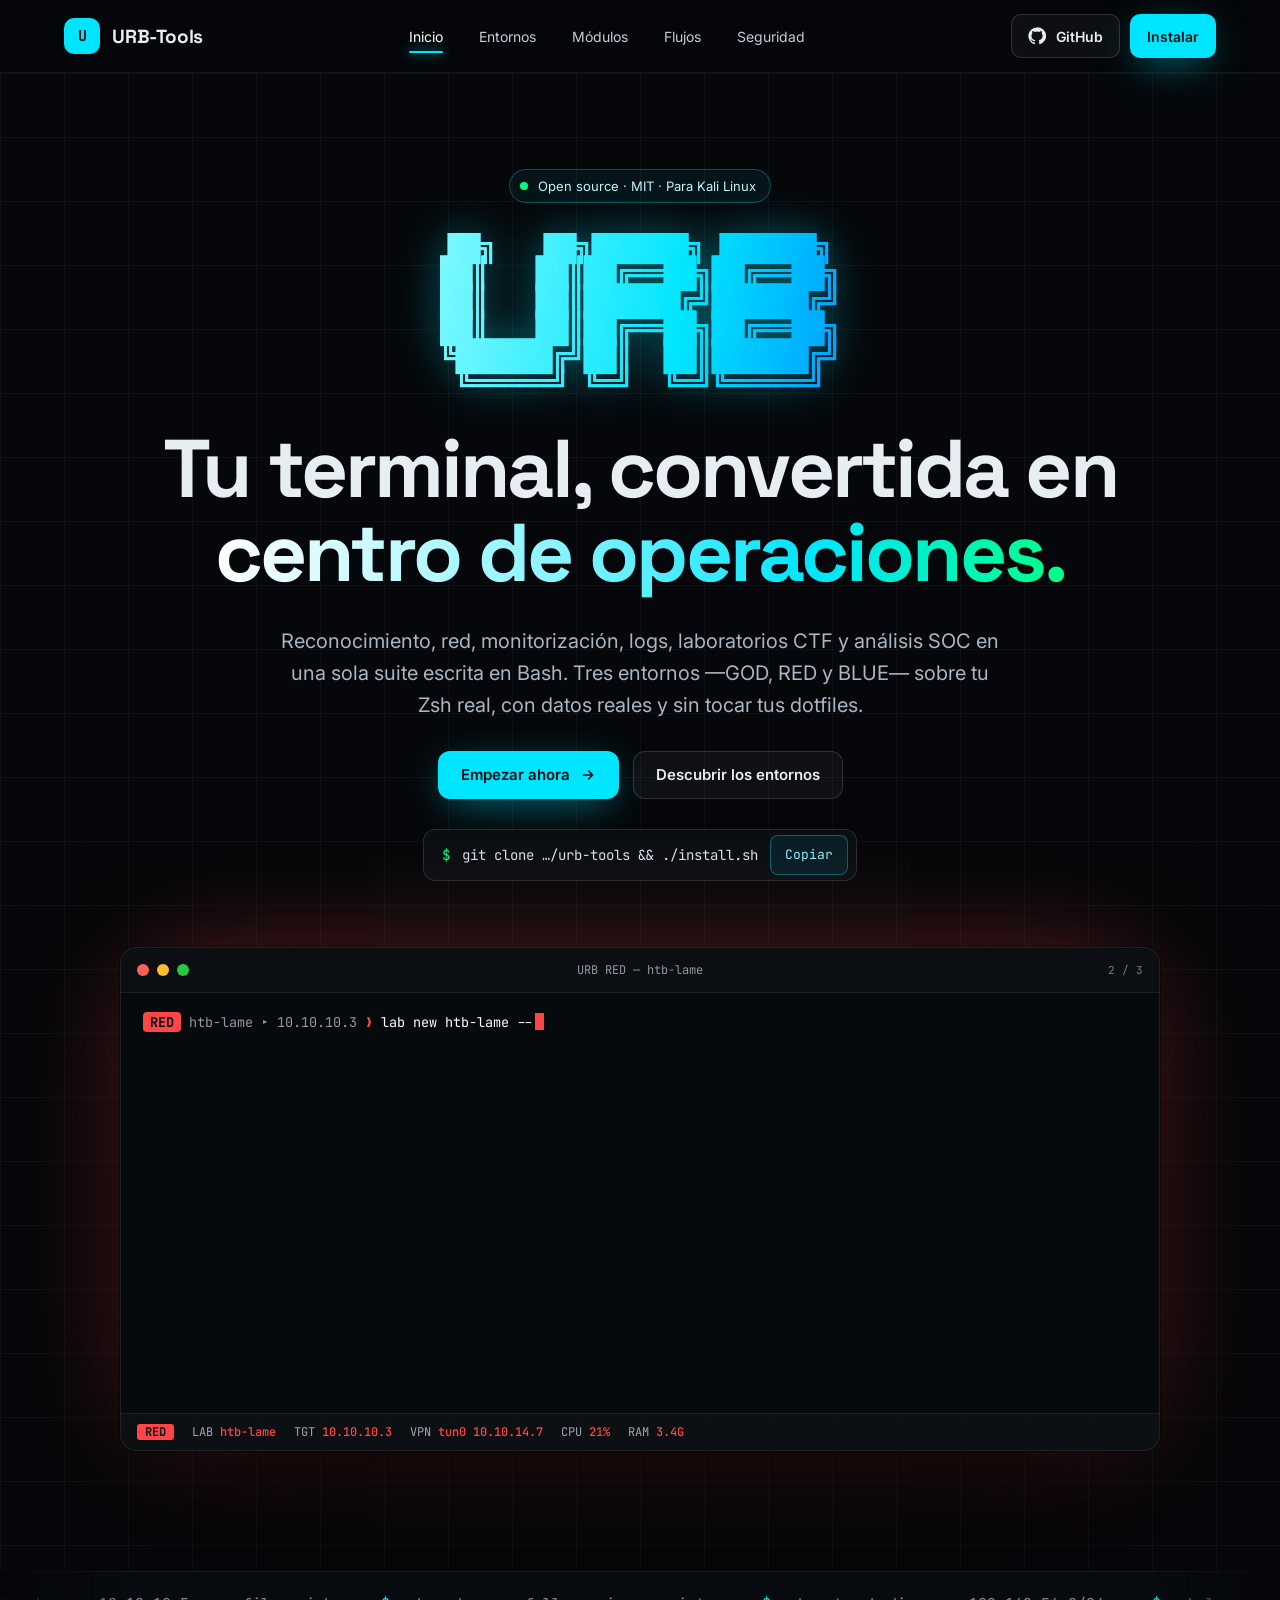
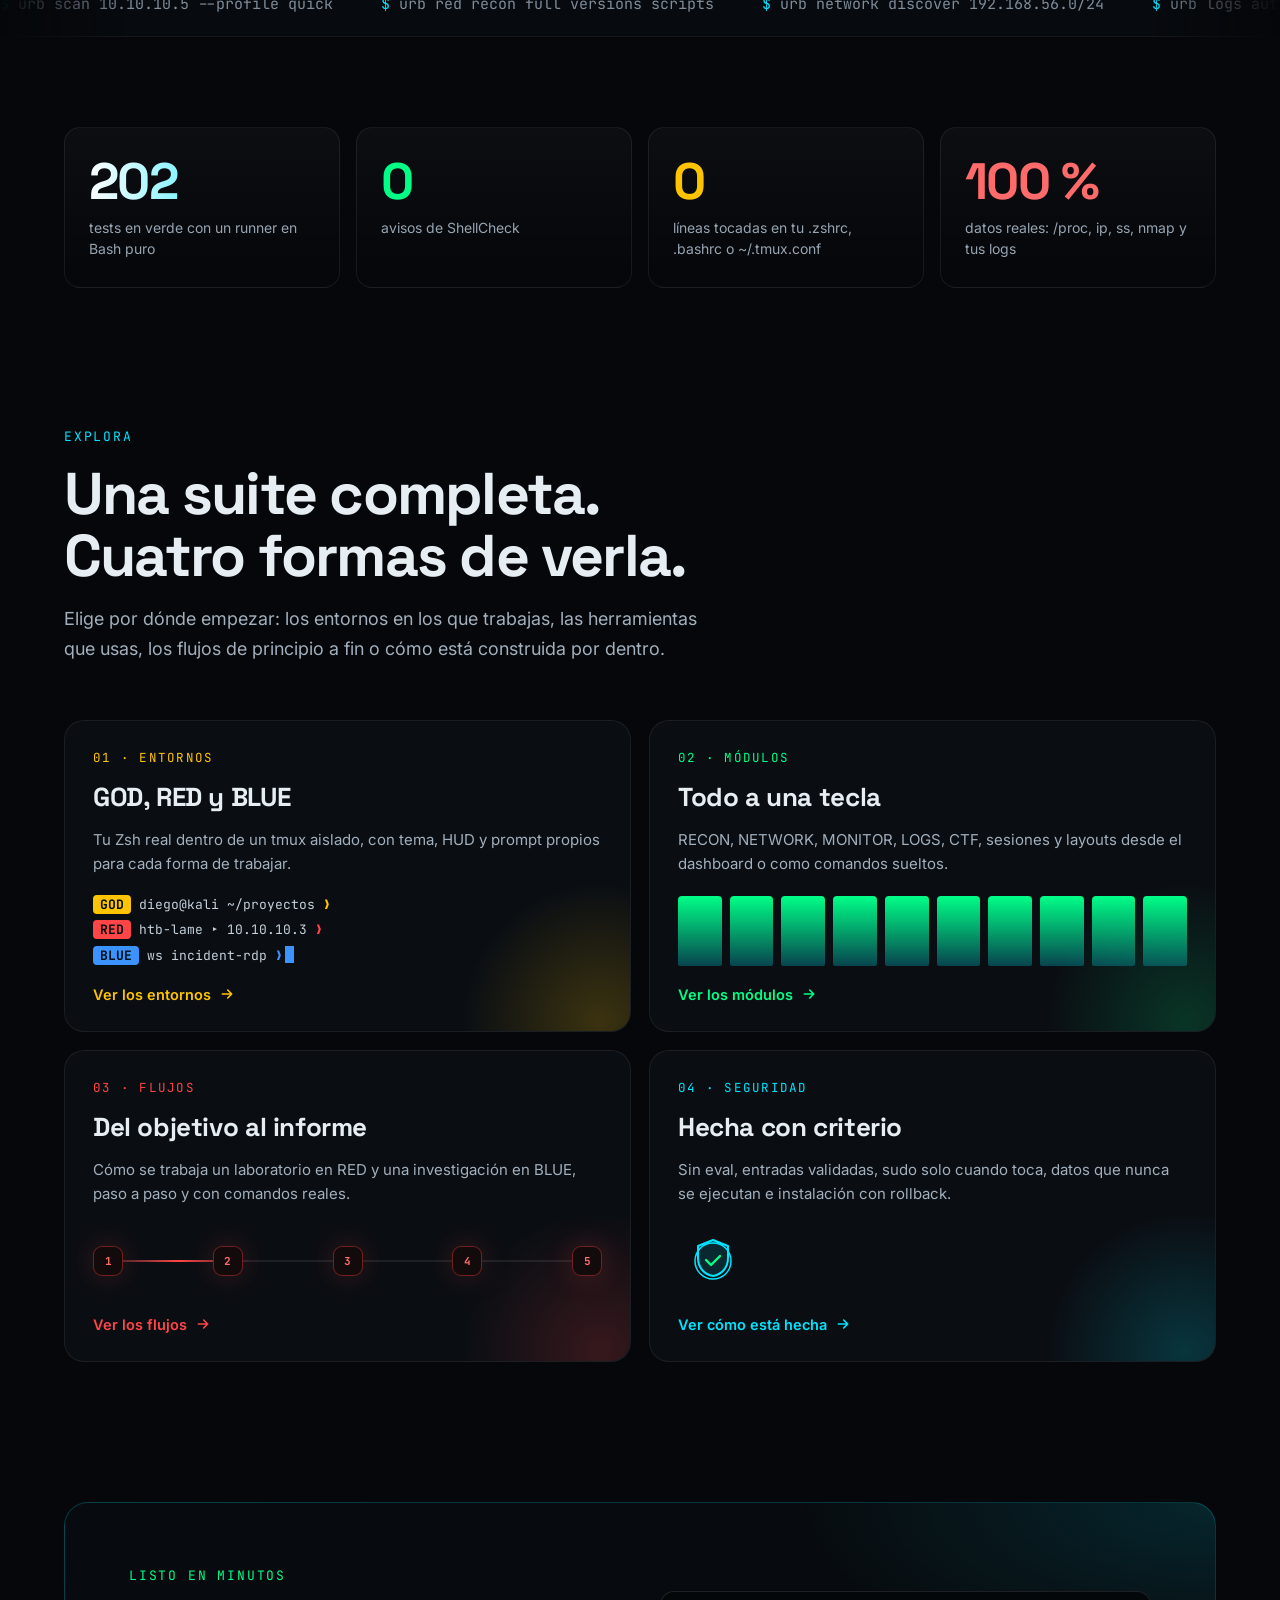
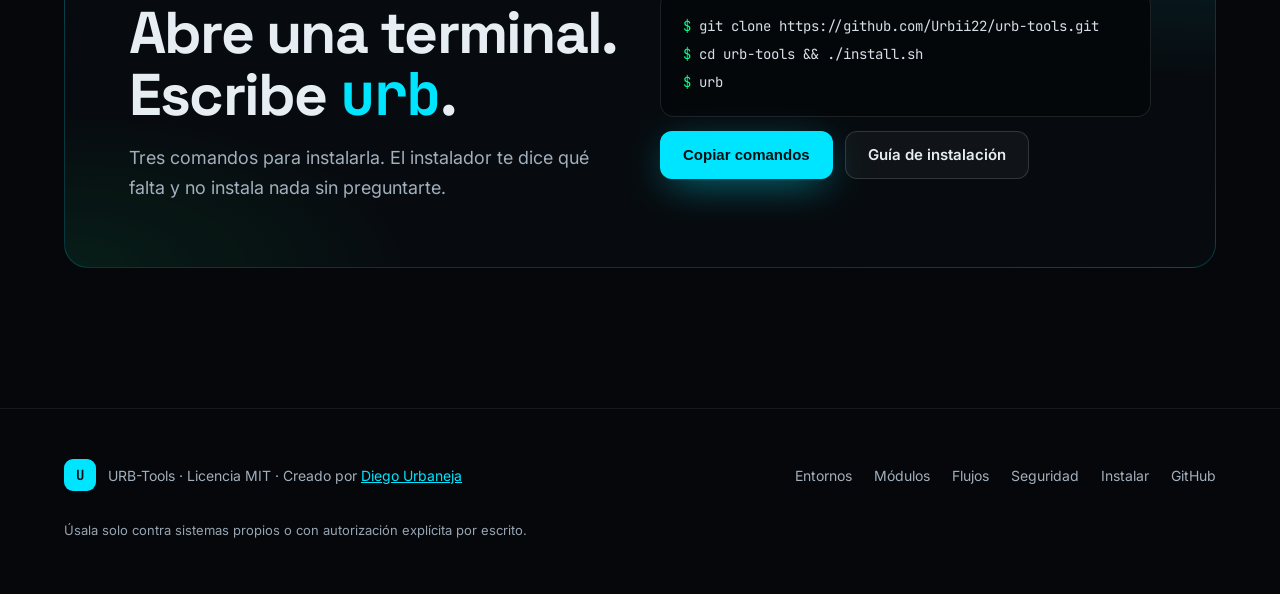
<file: site/index.html>
<!doctype html>
<html lang="es">
<head>
<meta charset="utf-8">
<meta name="viewport" content="width=device-width, initial-scale=1">
<title>URB-Tools — Inicio</title>
<meta name="description" content="Suite modular de ciberseguridad para Kali Linux escrita en Bash: dashboard TUI, entornos GOD, RED y BLUE, reconocimiento con nmap, logs, laboratorios CTF y análisis SOC offline.">
<meta name="theme-color" content="#05070a">
<meta property="og:type" content="website">
<meta property="og:title" content="URB-Tools — Inicio">
<meta property="og:description" content="Suite modular de ciberseguridad para Kali Linux escrita en Bash: dashboard TUI, entornos GOD, RED y BLUE, reconocimiento con nmap, logs, laboratorios CTF y análisis SOC offline.">
<meta name="twitter:card" content="summary">
<link rel="icon" href="assets/favicon.svg" type="image/svg+xml">
<link rel="preconnect" href="https://fonts.googleapis.com">
<link rel="preconnect" href="https://fonts.gstatic.com" crossorigin>
<link rel="stylesheet" href="https://fonts.googleapis.com/css2?family=Inter:wght@400;500;600&amp;family=JetBrains+Mono:wght@400;500;700&amp;family=Space+Grotesk:wght@500;600;700&amp;display=swap">
<link rel="stylesheet" href="assets/urb.css">
<script src="assets/site.js" defer></script>
</head>
<body>
<a class="skip" href="#contenido">Saltar al contenido</a>
<div class="urb" style="width: 100%; min-height: 100vh;">

  <header class="nav">
    <nav class="wrap navbar" aria-label="Principal">
      <a href="index.html" style="display: flex; align-items: center; gap: 12px; text-decoration: none; color: #e6edf3;">
        <span class="mono" style="display: inline-flex; align-items: center; justify-content: center; width: 36px; height: 36px; border-radius: 10px; background: #00e5ff; color: #021014; font-weight: 700; font-size: 15px;">U</span>
        <span class="disp" style="font-weight: 700; font-size: 19px; letter-spacing: -0.01em;">URB-Tools</span>
      </a>
      <div class="navlinks" style="display: flex; align-items: center; gap: 28px;">
        <a class="navlink on" href="index.html" aria-current="page">Inicio</a>
        <a class="navlink" href="entornos.html">Entornos</a>
        <a class="navlink" href="modulos.html">Módulos</a>
        <a class="navlink" href="flujos.html">Flujos</a>
        <a class="navlink" href="seguridad.html">Seguridad</a>
      </div>
      <div style="display: flex; align-items: center; gap: 10px;">
        <a class="btn btn-ghost btn-sm" href="https://github.com/Urbii22/urb-tools" target="_blank" rel="noopener" aria-label="URB-Tools en GitHub">
          <svg width="18" height="18" viewBox="0 0 24 24" fill="currentColor" aria-hidden="true"><path d="M12 .5a11.5 11.5 0 0 0-3.64 22.41c.58.1.79-.25.79-.56v-2c-3.2.7-3.88-1.37-3.88-1.37-.53-1.33-1.28-1.69-1.28-1.69-1.05-.72.08-.7.08-.7 1.16.08 1.77 1.19 1.77 1.19 1.03 1.77 2.7 1.26 3.36.96.1-.75.4-1.26.73-1.55-2.55-.29-5.24-1.28-5.24-5.68 0-1.26.45-2.28 1.19-3.09-.12-.29-.52-1.46.11-3.05 0 0 .97-.31 3.17 1.18a11 11 0 0 1 5.78 0c2.2-1.49 3.17-1.18 3.17-1.18.63 1.59.23 2.76.11 3.05.74.81 1.19 1.83 1.19 3.09 0 4.41-2.69 5.38-5.26 5.67.41.36.78 1.06.78 2.14v3.17c0 .31.21.67.8.56A11.5 11.5 0 0 0 12 .5Z"/></svg>
          GitHub
        </a>
        <a class="btn btn-pri btn-sm navcta" href="instalar.html">Instalar</a>
      </div>
    </nav>
  </header>
  <main id="contenido">

  <!-- HERO -->
  <section class="hero gridbg">
    <canvas id="netbg" class="netbg" aria-hidden="true"></canvas>
    <div class="scanline" aria-hidden="true"></div>
    <div class="wrap" style="position: relative; display: flex; flex-direction: column; align-items: center; text-align: center; gap: 30px; padding-top: 96px; padding-bottom: 120px;">
      <span class="badge hin"><span class="dot"></span>Open source · MIT · Para Kali Linux</span>
      <pre class="logo" aria-label="URB" data-text="██╗   ██╗██████╗ ██████╗
██║   ██║██╔══██╗██╔══██╗
██║   ██║██████╔╝██████╔╝
██║   ██║██╔══██╗██╔══██╗
╚██████╔╝██║  ██║██████╔╝
 ╚═════╝ ╚═╝  ╚═╝╚═════╝ ">██╗   ██╗██████╗ ██████╗
██║   ██║██╔══██╗██╔══██╗
██║   ██║██████╔╝██████╔╝
██║   ██║██╔══██╗██╔══██╗
╚██████╔╝██║  ██║██████╔╝
 ╚═════╝ ╚═╝  ╚═╝╚═════╝ </pre>
      <h1 class="h1 hin d1" style="max-width: 1000px;">Tu terminal, convertida en <span class="grad">centro de operaciones.</span></h1>
      <p class="lead hin d2" style="max-width: 720px;">Reconocimiento, red, monitorización, logs, laboratorios CTF y análisis SOC en una sola suite escrita en Bash. Tres entornos —GOD, RED y BLUE— sobre tu Zsh real, con datos reales y sin tocar tus dotfiles.</p>
      <div class="hin d3" style="display: flex; flex-wrap: wrap; justify-content: center; align-items: center; gap: 14px;">
        <a class="btn btn-pri" href="instalar.html">
          Empezar ahora
          <svg width="16" height="16" viewBox="0 0 24 24" fill="none" stroke="currentColor" stroke-width="2.4" stroke-linecap="round" stroke-linejoin="round" aria-hidden="true"><path d="M5 12h14M13 6l6 6-6 6"/></svg>
        </a>
        <a class="btn btn-ghost" href="entornos.html">Descubrir los entornos</a>
      </div>
      <div class="cmdpill hin d3">
        <span class="pr">$</span><span>git clone …/urb-tools &amp;&amp; ./install.sh</span>
        <button type="button" class="copy" data-copy="install" aria-label="Copiar comandos de instalación">Copiar</button>
      </div>

      <div class="tstage" style="width: 100%; max-width: 1040px; margin-top: 36px;">
        <div id="term" class="term tilt t-red" role="img" aria-label="Demostración animada de URB-Tools en la terminal">
          <div class="tbar">
            <span class="tdot" style="background: #ff5f57;"></span>
            <span class="tdot" style="background: #febc2e;"></span>
            <span class="tdot" style="background: #28c840;"></span>
            <span class="ttitle" id="ttitle">URB RED — htb-lame</span>
            <span class="mono" style="font-size: 11px; color: #6f7d8a; width: 52px; text-align: right;" id="tcount">2 / 3</span>
          </div>
          <div class="tbody" id="tbody" style="text-align: left;"></div>
          <div class="hud" id="thud"></div>
        </div>
      </div>
    </div>
  </section>

  <!-- MARQUEE -->
  <div class="marq" aria-hidden="true">
    <div class="mtrack">
      <span class="mitem"><span>$</span> urb scan 10.10.10.5 --profile quick</span>
      <span class="mitem"><span>$</span> urb red recon full versions scripts</span>
      <span class="mitem"><span>$</span> urb network discover 192.168.56.0/24</span>
      <span class="mitem"><span>$</span> urb logs auth --since today</span>
      <span class="mitem"><span>$</span> urb blue detect run --threshold 5</span>
      <span class="mitem"><span>$</span> urb red findings status F-001 confirmed</span>
      <span class="mitem"><span>$</span> urb layout 4</span>
      <span class="mitem"><span>$</span> urb monitor --once</span>
      <span class="mitem"><span>$</span> urb scan 10.10.10.5 --profile quick</span>
      <span class="mitem"><span>$</span> urb red recon full versions scripts</span>
      <span class="mitem"><span>$</span> urb network discover 192.168.56.0/24</span>
      <span class="mitem"><span>$</span> urb logs auth --since today</span>
      <span class="mitem"><span>$</span> urb blue detect run --threshold 5</span>
      <span class="mitem"><span>$</span> urb red findings status F-001 confirmed</span>
      <span class="mitem"><span>$</span> urb layout 4</span>
      <span class="mitem"><span>$</span> urb monitor --once</span>
    </div>
  </div>

  <!-- STATS -->
  <section class="wrap" style="padding-top: 90px;">
    <div class="rv" style="display: grid; grid-template-columns: repeat(auto-fit, minmax(220px, 1fr)); gap: 16px;">
      <div class="stat"><div class="statn grad">202</div><div class="statl">tests en verde con un runner en Bash puro</div></div>
      <div class="stat"><div class="statn" style="color: #00ff87;">0</div><div class="statl">avisos de ShellCheck</div></div>
      <div class="stat"><div class="statn" style="color: #ffc400;">0</div><div class="statl">líneas tocadas en tu .zshrc, .bashrc o ~/.tmux.conf</div></div>
      <div class="stat"><div class="statn" style="color: #ff6b6b;">100 %</div><div class="statl">datos reales: /proc, ip, ss, nmap y tus logs</div></div>
    </div>
  </section>

  <!-- EXPLORE -->
  <section class="sec">
    <div class="wrap" style="display: flex; flex-direction: column; gap: 56px;">
      <div class="rv" style="display: flex; flex-direction: column; gap: 18px;">
        <p class="eyebrow">Explora</p>
        <h2 class="h2">Una suite completa.<br>Cuatro formas de verla.</h2>
        <p class="sub">Elige por dónde empezar: los entornos en los que trabajas, las herramientas que usas, los flujos de principio a fin o cómo está construida por dentro.</p>
      </div>
      <div style="display: grid; grid-template-columns: repeat(auto-fit, minmax(min(100%, 500px), 1fr)); gap: 18px;">

        <a class="teaser rv" href="entornos.html" style="--c: #ffc400; --cg: rgba(255,196,0,.2);">
          <span class="tnum">01 · ENTORNOS</span>
          <h3>GOD, RED y BLUE</h3>
          <p>Tu Zsh real dentro de un tmux aislado, con tema, HUD y prompt propios para cada forma de trabajar.</p>
          <div aria-hidden="true" style="display: flex; flex-direction: column; gap: 8px; margin: 6px 0;">
            <div class="mono" style="font-size: 13px; color: #c5d0da;"><span class="ptag" style="background: #ffc400;">GOD</span>diego@kali ~/proyectos <span style="color: #ffc400;">❯</span></div>
            <div class="mono" style="font-size: 13px; color: #c5d0da;"><span class="ptag" style="background: #ff4545;">RED</span>htb-lame ▸ 10.10.10.3 <span style="color: #ff4545;">❯</span></div>
            <div class="mono" style="font-size: 13px; color: #c5d0da;"><span class="ptag" style="background: #3b93ff;">BLUE</span>ws incident-rdp <span style="color: #3b93ff;">❯</span><span class="caret" style="background: #3b93ff;"></span></div>
          </div>
          <span class="tgo">Ver los entornos <svg width="16" height="16" viewBox="0 0 24 24" fill="none" stroke="currentColor" stroke-width="2.4" stroke-linecap="round" stroke-linejoin="round" aria-hidden="true"><path d="M5 12h14M13 6l6 6-6 6"/></svg></span>
        </a>

        <a class="teaser rv" href="modulos.html" style="--c: #00ff87; --cg: rgba(0,255,135,.16);">
          <span class="tnum">02 · MÓDULOS</span>
          <h3>Todo a una tecla</h3>
          <p>RECON, NETWORK, MONITOR, LOGS, CTF, sesiones y layouts desde el dashboard o como comandos sueltos.</p>
          <div aria-hidden="true" style="position: relative; height: 70px; margin: 6px 0;">
            <div class="eq" style="inset: 0;">
              <span style="animation-duration: 1.3s;"></span>
              <span style="animation-duration: .9s; animation-delay: -.4s;"></span>
              <span style="animation-duration: 1.7s; animation-delay: -.2s;"></span>
              <span style="animation-duration: 1.1s; animation-delay: -.8s;"></span>
              <span style="animation-duration: 1.5s; animation-delay: -.5s;"></span>
              <span style="animation-duration: .8s; animation-delay: -.1s;"></span>
              <span style="animation-duration: 1.9s; animation-delay: -.9s;"></span>
              <span style="animation-duration: 1.2s; animation-delay: -.3s;"></span>
              <span style="animation-duration: 1.4s; animation-delay: -.6s;"></span>
              <span style="animation-duration: 1s; animation-delay: -.2s;"></span>
            </div>
          </div>
          <span class="tgo">Ver los módulos <svg width="16" height="16" viewBox="0 0 24 24" fill="none" stroke="currentColor" stroke-width="2.4" stroke-linecap="round" stroke-linejoin="round" aria-hidden="true"><path d="M5 12h14M13 6l6 6-6 6"/></svg></span>
        </a>

        <a class="teaser rv" href="flujos.html" style="--c: #ff4545; --cg: rgba(255,69,69,.18);">
          <span class="tnum">03 · FLUJOS</span>
          <h3>Del objetivo al informe</h3>
          <p>Cómo se trabaja un laboratorio en RED y una investigación en BLUE, paso a paso y con comandos reales.</p>
          <div aria-hidden="true" style="position: relative; height: 70px; margin: 6px 0; display: flex; align-items: center; justify-content: space-between;">
            <div class="rail" style="left: 14px; right: 14px; top: 34px;"></div>
            <span class="snum" style="width: 30px; height: 30px; border-radius: 9px; font-size: 11px;">1</span>
            <span class="snum" style="width: 30px; height: 30px; border-radius: 9px; font-size: 11px;">2</span>
            <span class="snum" style="width: 30px; height: 30px; border-radius: 9px; font-size: 11px;">3</span>
            <span class="snum" style="width: 30px; height: 30px; border-radius: 9px; font-size: 11px;">4</span>
            <span class="snum" style="width: 30px; height: 30px; border-radius: 9px; font-size: 11px;">5</span>
          </div>
          <span class="tgo">Ver los flujos <svg width="16" height="16" viewBox="0 0 24 24" fill="none" stroke="currentColor" stroke-width="2.4" stroke-linecap="round" stroke-linejoin="round" aria-hidden="true"><path d="M5 12h14M13 6l6 6-6 6"/></svg></span>
        </a>

        <a class="teaser rv" href="seguridad.html" style="--c: #00e5ff; --cg: rgba(0,229,255,.18);">
          <span class="tnum">04 · SEGURIDAD</span>
          <h3>Hecha con criterio</h3>
          <p>Sin eval, entradas validadas, sudo solo cuando toca, datos que nunca se ejecutan e instalación con rollback.</p>
          <div aria-hidden="true" style="position: relative; height: 70px; margin: 6px 0; display: flex; align-items: center;">
            <svg width="70" height="70" viewBox="0 0 70 70" aria-hidden="true">
              <circle class="pulse" cx="35" cy="35" r="18" fill="none" stroke="#00e5ff" stroke-width="1.5"></circle>
              <path d="M35 14 20 20v12c0 10 6.6 16.6 15 18 8.4-1.4 15-8 15-18V20z" fill="rgba(0,229,255,.12)" stroke="#00e5ff" stroke-width="2" stroke-linejoin="round"></path>
              <path d="m28 34 5 5 9-9" fill="none" stroke="#00ff87" stroke-width="2.4" stroke-linecap="round" stroke-linejoin="round"></path>
            </svg>
          </div>
          <span class="tgo">Ver cómo está hecha <svg width="16" height="16" viewBox="0 0 24 24" fill="none" stroke="currentColor" stroke-width="2.4" stroke-linecap="round" stroke-linejoin="round" aria-hidden="true"><path d="M5 12h14M13 6l6 6-6 6"/></svg></span>
        </a>
      </div>
    </div>
  </section>

  <!-- CTA -->
  <section class="sec" style="padding-top: 0;">
    <div class="wrap">
      <div class="ibox grow">
        <div style="display: flex; flex-wrap: wrap; gap: 40px; align-items: center; justify-content: space-between;">
          <div style="flex: 1 1 420px; display: flex; flex-direction: column; gap: 18px;">
            <p class="eyebrow" style="color: #00ff87;">Listo en minutos</p>
            <h2 class="h2">Abre una terminal.<br>Escribe <span class="mono" style="color: #00e5ff;">urb</span>.</h2>
            <p class="sub">Tres comandos para instalarla. El instalador te dice qué falta y no instala nada sin preguntarte.</p>
          </div>
          <div style="flex: 1 1 420px; min-width: 0; display: flex; flex-direction: column; gap: 14px;">
            <div class="iterm">
              <div><span class="p">$</span> git clone https://github.com/Urbii22/urb-tools.git</div>
              <div><span class="p">$</span> cd urb-tools &amp;&amp; ./install.sh</div>
              <div><span class="p">$</span> urb</div>
            </div>
            <div style="display: flex; flex-wrap: wrap; gap: 12px;">
              <button type="button" class="btn btn-pri" data-copy="install">Copiar comandos</button>
              <a class="btn btn-ghost" href="instalar.html">Guía de instalación</a>
            </div>
          </div>
        </div>
      </div>
    </div>
  </section>

  </main>

  <footer class="foot">
    <div class="wrap" style="display: flex; flex-wrap: wrap; gap: 24px; align-items: center; justify-content: space-between;">
      <div style="display: flex; align-items: center; gap: 12px;">
        <span class="mono" style="display: inline-flex; align-items: center; justify-content: center; width: 32px; height: 32px; border-radius: 9px; background: #00e5ff; color: #021014; font-weight: 700; font-size: 14px;">U</span>
        <span style="font-size: 14px; color: #a2afbc;">URB-Tools · Licencia MIT · Creado por <a href="https://diegourbaneja.dev" target="_blank" rel="noopener">Diego Urbaneja</a></span>
      </div>
      <div style="display: flex; flex-wrap: wrap; gap: 22px;">
        <a class="flink" href="entornos.html">Entornos</a>
        <a class="flink" href="modulos.html">Módulos</a>
        <a class="flink" href="flujos.html">Flujos</a>
        <a class="flink" href="seguridad.html">Seguridad</a>
        <a class="flink" href="instalar.html">Instalar</a>
        <a class="flink" href="https://github.com/Urbii22/urb-tools" target="_blank" rel="noopener">GitHub</a>
      </div>
    </div>
    <p class="wrap" style="margin: 28px auto 0; font-size: 13px; color: #97a4b2;">Úsala solo contra sistemas propios o con autorización explícita por escrito.</p>
  </footer>
</div>
</body>
</html>
</file>
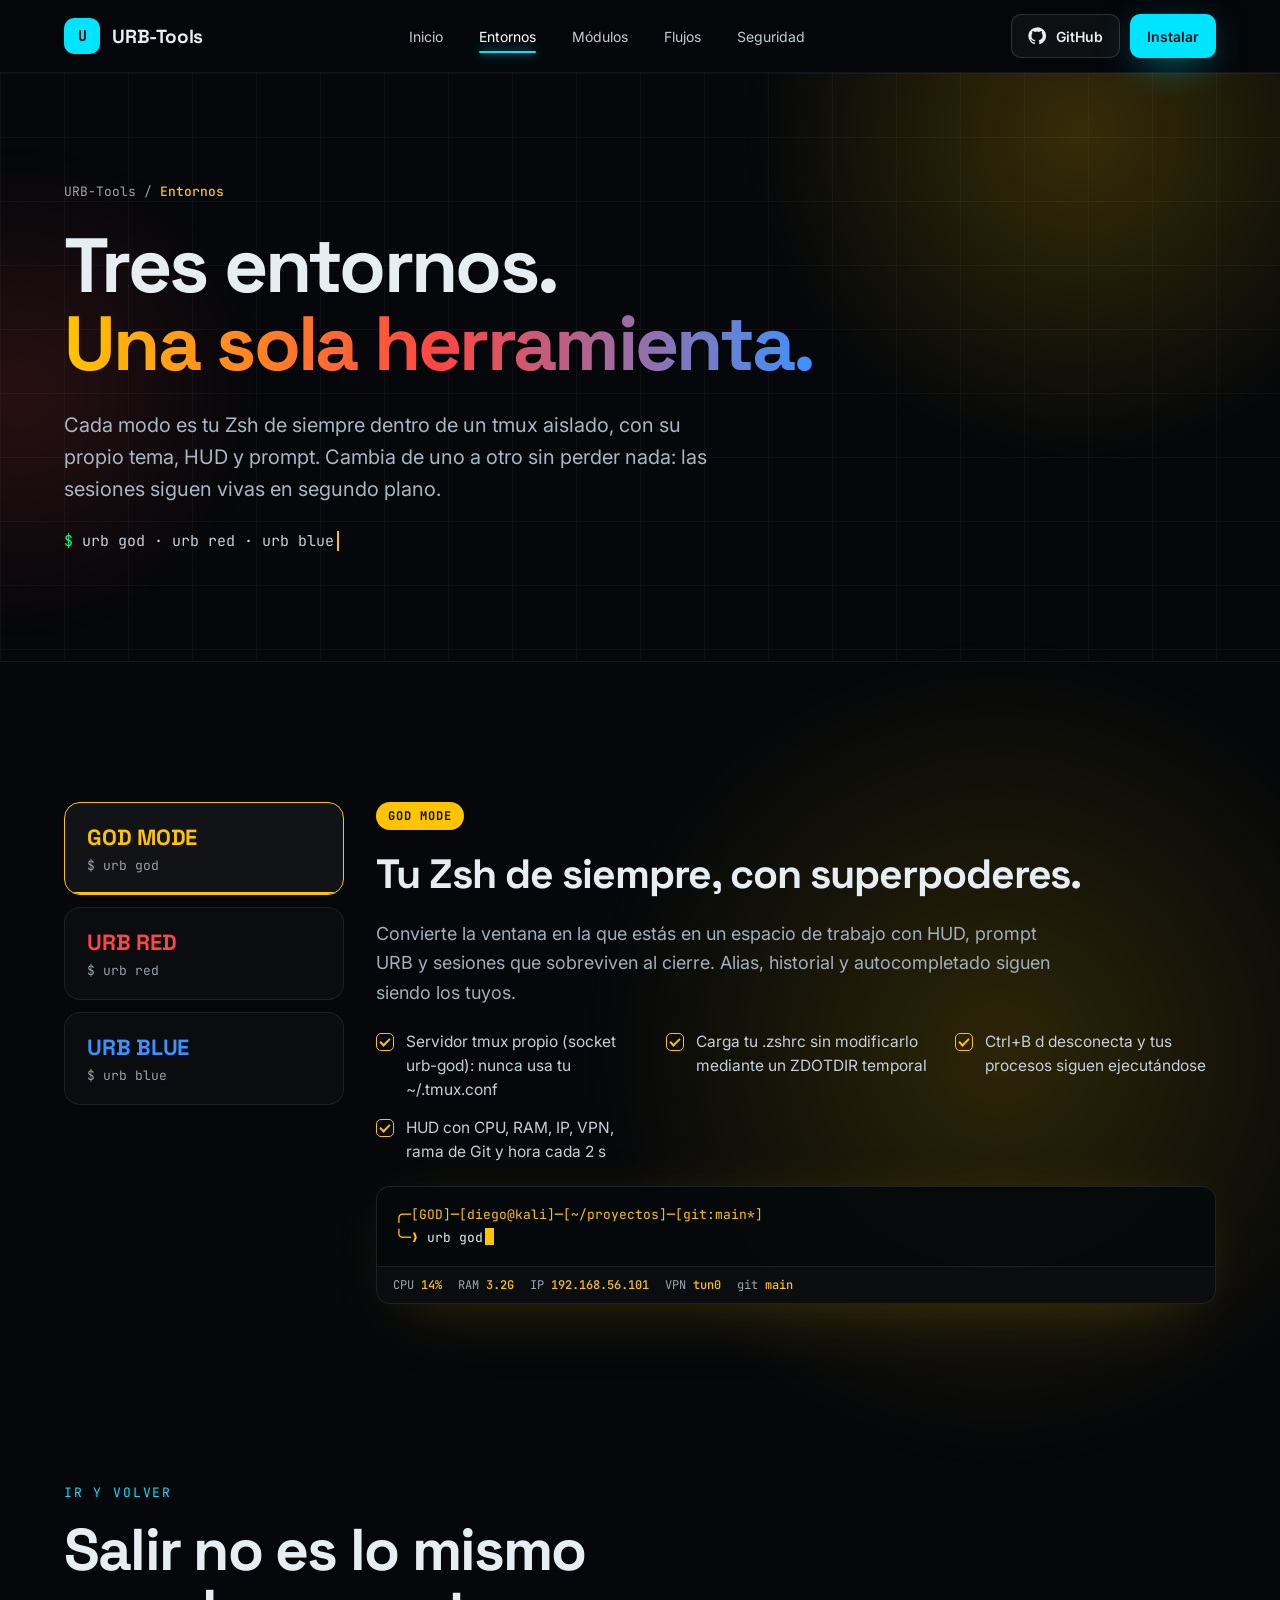
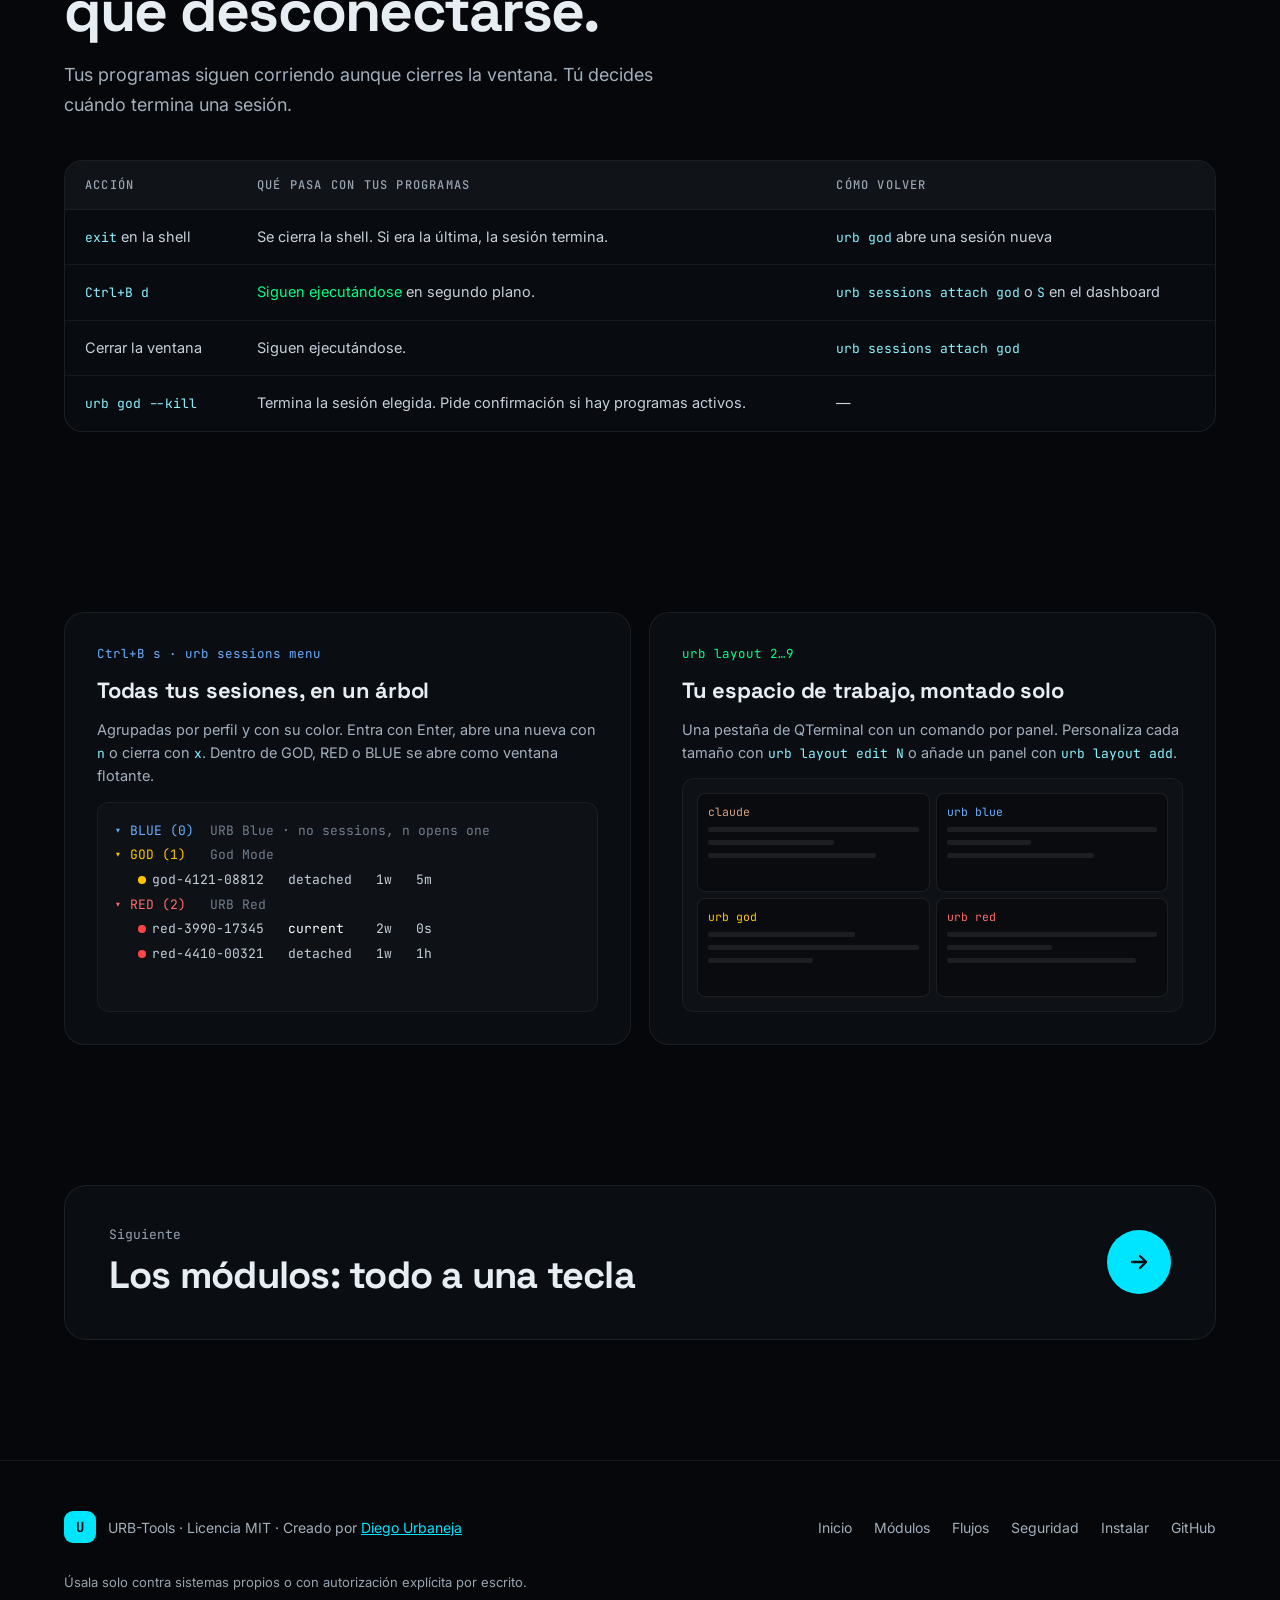
<file: site/entornos.html>
<!doctype html>
<html lang="es">
<head>
<meta charset="utf-8">
<meta name="viewport" content="width=device-width, initial-scale=1">
<title>URB-Tools — Entornos</title>
<meta name="description" content="GOD, RED y BLUE: tu Zsh real dentro de un tmux aislado, con tema, HUD y prompt propios para cada forma de trabajar.">
<meta name="theme-color" content="#05070a">
<meta property="og:type" content="website">
<meta property="og:title" content="URB-Tools — Entornos">
<meta property="og:description" content="GOD, RED y BLUE: tu Zsh real dentro de un tmux aislado, con tema, HUD y prompt propios para cada forma de trabajar.">
<meta name="twitter:card" content="summary">
<link rel="icon" href="assets/favicon.svg" type="image/svg+xml">
<link rel="preconnect" href="https://fonts.googleapis.com">
<link rel="preconnect" href="https://fonts.gstatic.com" crossorigin>
<link rel="stylesheet" href="https://fonts.googleapis.com/css2?family=Inter:wght@400;500;600&amp;family=JetBrains+Mono:wght@400;500;700&amp;family=Space+Grotesk:wght@500;600;700&amp;display=swap">
<link rel="stylesheet" href="assets/urb.css">
<script src="assets/site.js" defer></script>
</head>
<body>
<a class="skip" href="#contenido">Saltar al contenido</a>
<div class="urb" style="width: 100%; min-height: 100vh;">

  <header class="nav">
    <nav class="wrap navbar" aria-label="Principal">
      <a href="index.html" style="display: flex; align-items: center; gap: 12px; text-decoration: none; color: #e6edf3;">
        <span class="mono" style="display: inline-flex; align-items: center; justify-content: center; width: 36px; height: 36px; border-radius: 10px; background: #00e5ff; color: #021014; font-weight: 700; font-size: 15px;">U</span>
        <span class="disp" style="font-weight: 700; font-size: 19px; letter-spacing: -0.01em;">URB-Tools</span>
      </a>
      <div class="navlinks" style="display: flex; align-items: center; gap: 28px;">
        <a class="navlink" href="index.html">Inicio</a>
        <a class="navlink on" href="entornos.html" aria-current="page">Entornos</a>
        <a class="navlink" href="modulos.html">Módulos</a>
        <a class="navlink" href="flujos.html">Flujos</a>
        <a class="navlink" href="seguridad.html">Seguridad</a>
      </div>
      <div style="display: flex; align-items: center; gap: 10px;">
        <a class="btn btn-ghost btn-sm" href="https://github.com/Urbii22/urb-tools" target="_blank" rel="noopener" aria-label="URB-Tools en GitHub">
          <svg width="18" height="18" viewBox="0 0 24 24" fill="currentColor" aria-hidden="true"><path d="M12 .5a11.5 11.5 0 0 0-3.64 22.41c.58.1.79-.25.79-.56v-2c-3.2.7-3.88-1.37-3.88-1.37-.53-1.33-1.28-1.69-1.28-1.69-1.05-.72.08-.7.08-.7 1.16.08 1.77 1.19 1.77 1.19 1.03 1.77 2.7 1.26 3.36.96.1-.75.4-1.26.73-1.55-2.55-.29-5.24-1.28-5.24-5.68 0-1.26.45-2.28 1.19-3.09-.12-.29-.52-1.46.11-3.05 0 0 .97-.31 3.17 1.18a11 11 0 0 1 5.78 0c2.2-1.49 3.17-1.18 3.17-1.18.63 1.59.23 2.76.11 3.05.74.81 1.19 1.83 1.19 3.09 0 4.41-2.69 5.38-5.26 5.67.41.36.78 1.06.78 2.14v3.17c0 .31.21.67.8.56A11.5 11.5 0 0 0 12 .5Z"/></svg>
          GitHub
        </a>
        <a class="btn btn-pri btn-sm navcta" href="instalar.html">Instalar</a>
      </div>
    </nav>
  </header>
  <main id="contenido">

  <!-- PAGE HERO -->
  <section class="phero gridbg" style="--oc: rgba(255,196,0,.2); --oc2: rgba(255,69,69,.14); --pc: #ffc400;">
    <div class="orb" aria-hidden="true"></div>
    <div class="orb b" aria-hidden="true"></div>
    <div class="scanline" aria-hidden="true"></div>
    <div class="wrap" style="position: relative; display: flex; flex-direction: column; gap: 26px; padding-top: 110px; padding-bottom: 110px;">
      <div class="crumb hin"><a href="index.html">URB-Tools</a> / <b>Entornos</b></div>
      <h1 class="ph1 hin d1">Tres entornos.<br><span style="background: linear-gradient(90deg, #ffc400, #ff4545 50%, #3b93ff); -webkit-background-clip: text; background-clip: text; color: transparent;">Una sola herramienta.</span></h1>
      <p class="lead hin d2" style="max-width: 680px;">Cada modo es tu Zsh de siempre dentro de un tmux aislado, con su propio tema, HUD y prompt. Cambia de uno a otro sin perder nada: las sesiones siguen vivas en segundo plano.</p>
      <div class="hin d3 mono" style="font-size: 15px; color: #c5d0da;"><span style="color: #00ff87;">$</span> <span class="typing">urb god · urb red · urb blue</span></div>
    </div>
  </section>

  <!-- MODES -->
  <section class="sec modes m-god" data-tabs>
    <div class="mglow" aria-hidden="true"></div>
    <div class="wrap" style="position: relative; display: flex; flex-wrap: wrap; gap: 32px; align-items: flex-start;">
      <div role="group" aria-label="Elige un entorno" style="flex: 1 1 280px; max-width: 360px; display: flex; flex-direction: column; gap: 12px;">
          <button type="button" class="mtab tab-god is-on" data-mode="god" aria-pressed="true">
            <span class="mtname" style="color: #ffc400;">GOD MODE</span>
            <span class="mtcmd">$ urb god</span>
            <span class="mtbar"></span>
          </button>
          <button type="button" class="mtab tab-red" data-mode="red" aria-pressed="false">
            <span class="mtname" style="color: #ff4545;">URB RED</span>
            <span class="mtcmd">$ urb red</span>
            <span class="mtbar"></span>
          </button>
          <button type="button" class="mtab tab-blue" data-mode="blue" aria-pressed="false">
            <span class="mtname" style="color: #3b93ff;">URB BLUE</span>
            <span class="mtcmd">$ urb blue</span>
            <span class="mtbar"></span>
          </button>
      </div>
      <div style="flex: 999 1 520px; min-width: 0;">
        <div class="mpanel" data-panel="god" style="display: flex; flex-direction: column; gap: 22px;">
          <span class="mchip" style="align-self: flex-start;">GOD MODE</span>
          <h2 class="mtitle">Tu Zsh de siempre, con superpoderes.</h2>
          <p class="sub" style="max-width: 680px;">Convierte la ventana en la que estás en un espacio de trabajo con HUD, prompt URB y sesiones que sobreviven al cierre. Alias, historial y autocompletado siguen siendo los tuyos.</p>
          <div style="display: grid; grid-template-columns: repeat(auto-fit, minmax(260px, 1fr)); gap: 14px 28px;">
              <div class="mpt"><i></i><span>Servidor tmux propio (socket urb-god): nunca usa tu ~/.tmux.conf</span></div>
              <div class="mpt"><i></i><span>Carga tu .zshrc sin modificarlo mediante un ZDOTDIR temporal</span></div>
              <div class="mpt"><i></i><span>Ctrl+B d desconecta y tus procesos siguen ejecutándose</span></div>
              <div class="mpt"><i></i><span>HUD con CPU, RAM, IP, VPN, rama de Git y hora cada 2 s</span></div>
          </div>
          <div class="mini">
            <div style="padding: 16px 18px;">
              <div class="ml mp">╭─[GOD]─[diego@kali]─[~/proyectos]─[git:main*]</div>
              <div class="ml"><span class="mp">╰─❯ </span>urb god<span class="caret" style="background: var(--mc);"></span></div>
            </div>
            <div class="mhud">
                <span>CPU <b>14%</b></span>
                <span>RAM <b>3.2G</b></span>
                <span>IP <b>192.168.56.101</b></span>
                <span>VPN <b>tun0</b></span>
                <span>git <b>main</b></span>
            </div>
          </div>
        </div>
        <div class="mpanel" data-panel="red" style="display: flex; flex-direction: column; gap: 22px;" hidden>
          <span class="mchip" style="align-self: flex-start;">URB RED</span>
          <h2 class="mtitle">Laboratorios con memoria.</h2>
          <p class="sub" style="max-width: 680px;">El perfil para HTB, THM, VulnHub o tus propios laboratorios: objetivo persistente, reconocimiento con diagnóstico y un registro de investigación que sigue ahí cuando vuelves.</p>
          <div style="display: grid; grid-template-columns: repeat(auto-fit, minmax(260px, 1fr)); gap: 14px 28px;">
              <div class="mpt"><i></i><span>recon initial con progreso real y diagnóstico confirmed / possible / unknown</span></div>
              <div class="mpt"><i></i><span>Escaneos con IDs S-NNN, latest y diff entre escaneos</span></div>
              <div class="mpt"><i></i><span>Inventario de servicios construido desde los XML de nmap</span></div>
              <div class="mpt"><i></i><span>Hallazgos, notas, evidencias e informes en Markdown</span></div>
          </div>
          <div class="mini">
            <div style="padding: 16px 18px;">
              <div class="ml mp">╭─[RED]─[htb-lame ▸ 10.10.10.3]─[~/urb-labs/htb-lame]</div>
              <div class="ml"><span class="mp">╰─❯ </span>urb red recon quick versions<span class="caret" style="background: var(--mc);"></span></div>
            </div>
            <div class="mhud">
                <span>LAB <b>htb-lame</b></span>
                <span>TGT <b>10.10.10.3</b></span>
                <span>VPN <b>tun0 10.10.14.7</b></span>
                <span>CPU <b>21%</b></span>
            </div>
          </div>
        </div>
        <div class="mpanel" data-panel="blue" style="display: flex; flex-direction: column; gap: 22px;" hidden>
          <span class="mchip" style="align-self: flex-start;">URB BLUE</span>
          <h2 class="mtitle">Investigación SOC, sin salir de tu máquina.</h2>
          <p class="sub" style="max-width: 680px;">Workspaces con fuentes, eventos, alertas y casos, separados de tus laboratorios RED. Python 3 y SQLite de la biblioteca estándar: sin servicios externos ni nada que desplegar.</p>
          <div style="display: grid; grid-template-columns: repeat(auto-fit, minmax(260px, 1fr)); gap: 14px 28px;">
              <div class="mpt"><i></i><span>Ingesta de CSV de Windows y de auth.log con zona horaria explícita</span></div>
              <div class="mpt"><i></i><span>Procedencia por SHA-256: reimportar no duplica eventos</span></div>
              <div class="mpt"><i></i><span>Detección de fuerza bruta (4625) por ventanas móviles</span></div>
              <div class="mpt"><i></i><span>Triaje de alertas y casos con historial y evidencias</span></div>
          </div>
          <div class="mini">
            <div style="padding: 16px 18px;">
              <div class="ml mp">╭─[BLUE]─[ws incident-rdp]─[~/urb-blue/incident-rdp]</div>
              <div class="ml"><span class="mp">╰─❯ </span>urb blue detect run<span class="caret" style="background: var(--mc);"></span></div>
            </div>
            <div class="mhud">
                <span>WS <b>incident-rdp</b></span>
                <span>DB <b>SQLite</b></span>
                <span>MODE <b>offline</b></span>
            </div>
          </div>
        </div>
      </div>
    </div>
  </section>

  <!-- IR Y VOLVER -->
  <section class="sec" style="padding-top: 40px;">
    <div class="wrap" style="display: flex; flex-direction: column; gap: 40px;">
      <div class="rv" style="display: flex; flex-direction: column; gap: 18px;">
        <p class="eyebrow">Ir y volver</p>
        <h2 class="h2">Salir no es lo mismo<br>que desconectarse.</h2>
        <p class="sub">Tus programas siguen corriendo aunque cierres la ventana. Tú decides cuándo termina una sesión.</p>
      </div>
      <div class="tblbox rv2">
        <table class="tbl">
          <thead><tr><th>Acción</th><th>Qué pasa con tus programas</th><th>Cómo volver</th></tr></thead>
          <tbody>
            <tr><td><code>exit</code> en la shell</td><td>Se cierra la shell. Si era la última, la sesión termina.</td><td><code>urb god</code> abre una sesión nueva</td></tr>
            <tr><td><code>Ctrl+B d</code></td><td><span style="color: #00ff87;">Siguen ejecutándose</span> en segundo plano.</td><td><code>urb sessions attach god</code> o <span class="kbd">S</span> en el dashboard</td></tr>
            <tr><td>Cerrar la ventana</td><td>Siguen ejecutándose.</td><td><code>urb sessions attach god</code></td></tr>
            <tr><td><code>urb god --kill</code></td><td>Termina la sesión elegida. Pide confirmación si hay programas activos.</td><td>—</td></tr>
          </tbody>
        </table>
      </div>
    </div>
  </section>

  <!-- SESSIONS + LAYOUT -->
  <section class="sec" style="padding-top: 40px;">
    <div class="wrap" style="display: grid; grid-template-columns: repeat(auto-fit, minmax(min(100%, 480px), 1fr)); gap: 18px;">
      <article class="card rv" style="--c: #3b93ff; padding: 32px;">
        <span class="ctag" style="color: #6aaeff;">Ctrl+B s · urb sessions menu</span>
        <h3>Todas tus sesiones, en un árbol</h3>
        <p>Agrupadas por perfil y con su color. Entra con Enter, abre una nueva con <span class="kbd">n</span> o cierra con <span class="kbd">x</span>. Dentro de GOD, RED o BLUE se abre como ventana flotante.</p>
        <div class="vis tree" aria-hidden="true" style="min-height: 210px;"><span style="color: #6aaeff;">▾ BLUE (0)</span>  <span style="color: #6f7d8a;">URB Blue · no sessions, n opens one</span>
<span style="color: #ffc400;">▾ GOD (1)</span>   <span style="color: #6f7d8a;">God Mode</span>
   <span class="sdot" style="background: #ffc400;"></span>god-4121-08812   detached   1w   5m
<span style="color: #ff6b6b;">▾ RED (2)</span>   <span style="color: #6f7d8a;">URB Red</span>
   <span class="sdot" style="background: #ff4545;"></span>red-3990-17345   <span style="color: #ffffff;">current</span>    2w   0s
   <span class="sdot" style="background: #ff4545; animation-delay: .7s;"></span>red-4410-00321   detached   1w   1h</div>
      </article>
      <article class="card rv" style="--c: #00ff87; padding: 32px;">
        <span class="ctag" style="color: #00ff87;">urb layout 2…9</span>
        <h3>Tu espacio de trabajo, montado solo</h3>
        <p>Una pestaña de QTerminal con un comando por panel. Personaliza cada tamaño con <span class="kbd">urb layout edit N</span> o añade un panel con <span class="kbd">urb layout add</span>.</p>
        <div class="vis" aria-hidden="true" style="min-height: 210px;">
          <div class="panes">
            <div class="pane" style="color: #d9a27e;">claude<i></i><i style="width: 60%;"></i><i style="width: 80%;"></i></div>
            <div class="pane" style="color: #6aaeff; animation-delay: .25s;">urb blue<i></i><i style="width: 40%;"></i><i style="width: 70%;"></i></div>
            <div class="pane" style="color: #ffc400; animation-delay: .5s;">urb god<i style="width: 70%;"></i><i></i><i style="width: 50%;"></i></div>
            <div class="pane" style="color: #ff6b6b; animation-delay: .75s;">urb red<i></i><i style="width: 50%;"></i><i style="width: 90%;"></i></div>
          </div>
        </div>
      </article>
    </div>
  </section>

  <!-- NEXT -->
  <section class="wrap" style="padding-bottom: 120px;">
    <a class="nextp rv" href="modulos.html">
      <div style="display: flex; flex-direction: column; gap: 8px;">
        <span class="nl">Siguiente</span>
        <span class="nt">Los módulos: todo a una tecla</span>
      </div>
      <span class="narrow"><svg width="24" height="24" viewBox="0 0 24 24" fill="none" stroke="currentColor" stroke-width="2.4" stroke-linecap="round" stroke-linejoin="round" aria-hidden="true"><path d="M5 12h14M13 6l6 6-6 6"/></svg></span>
    </a>
  </section>

  </main>

  <footer class="foot">
    <div class="wrap" style="display: flex; flex-wrap: wrap; gap: 24px; align-items: center; justify-content: space-between;">
      <div style="display: flex; align-items: center; gap: 12px;">
        <span class="mono" style="display: inline-flex; align-items: center; justify-content: center; width: 32px; height: 32px; border-radius: 9px; background: #00e5ff; color: #021014; font-weight: 700; font-size: 14px;">U</span>
        <span style="font-size: 14px; color: #a2afbc;">URB-Tools · Licencia MIT · Creado por <a href="https://diegourbaneja.dev" target="_blank" rel="noopener">Diego Urbaneja</a></span>
      </div>
      <div style="display: flex; flex-wrap: wrap; gap: 22px;">
        <a class="flink" href="index.html">Inicio</a>
        <a class="flink" href="modulos.html">Módulos</a>
        <a class="flink" href="flujos.html">Flujos</a>
        <a class="flink" href="seguridad.html">Seguridad</a>
        <a class="flink" href="instalar.html">Instalar</a>
        <a class="flink" href="https://github.com/Urbii22/urb-tools" target="_blank" rel="noopener">GitHub</a>
      </div>
    </div>
    <p class="wrap" style="margin: 28px auto 0; font-size: 13px; color: #97a4b2;">Úsala solo contra sistemas propios o con autorización explícita por escrito.</p>
  </footer>
</div>
</body>
</html>
</file>
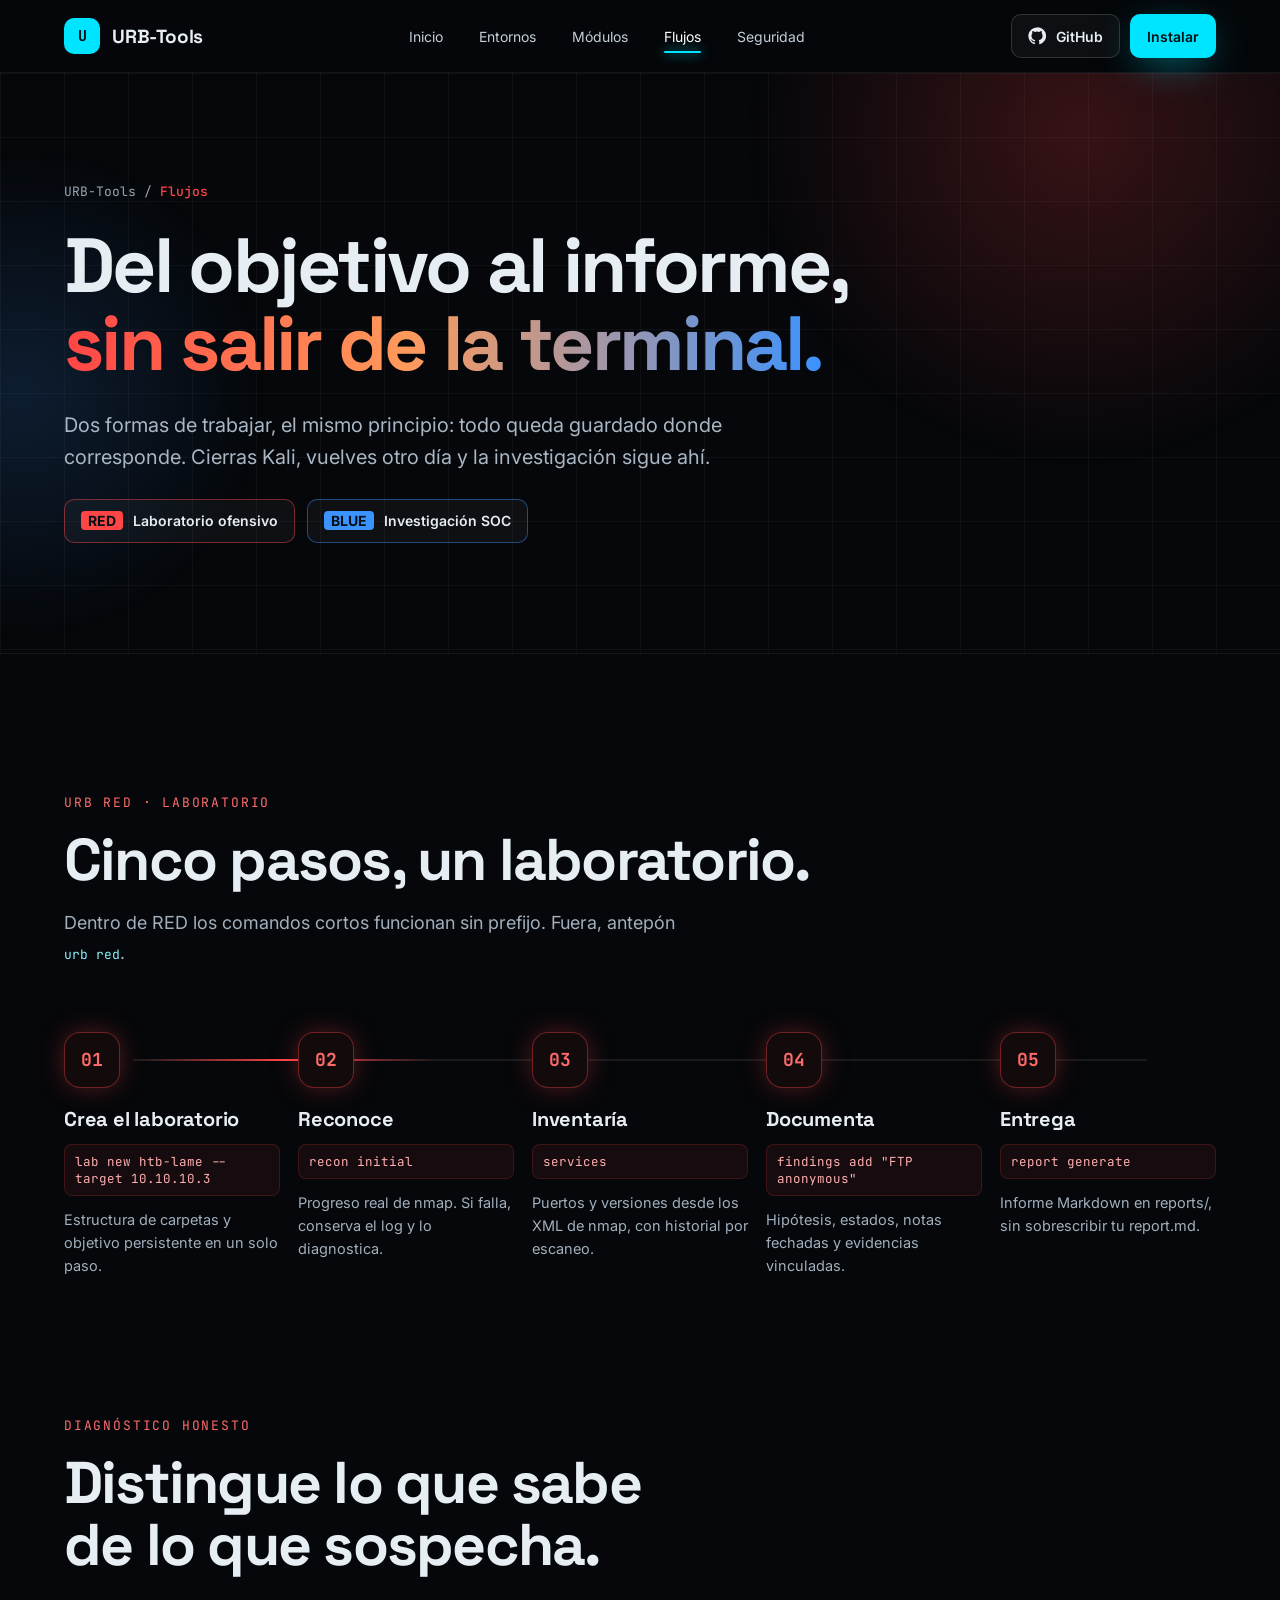
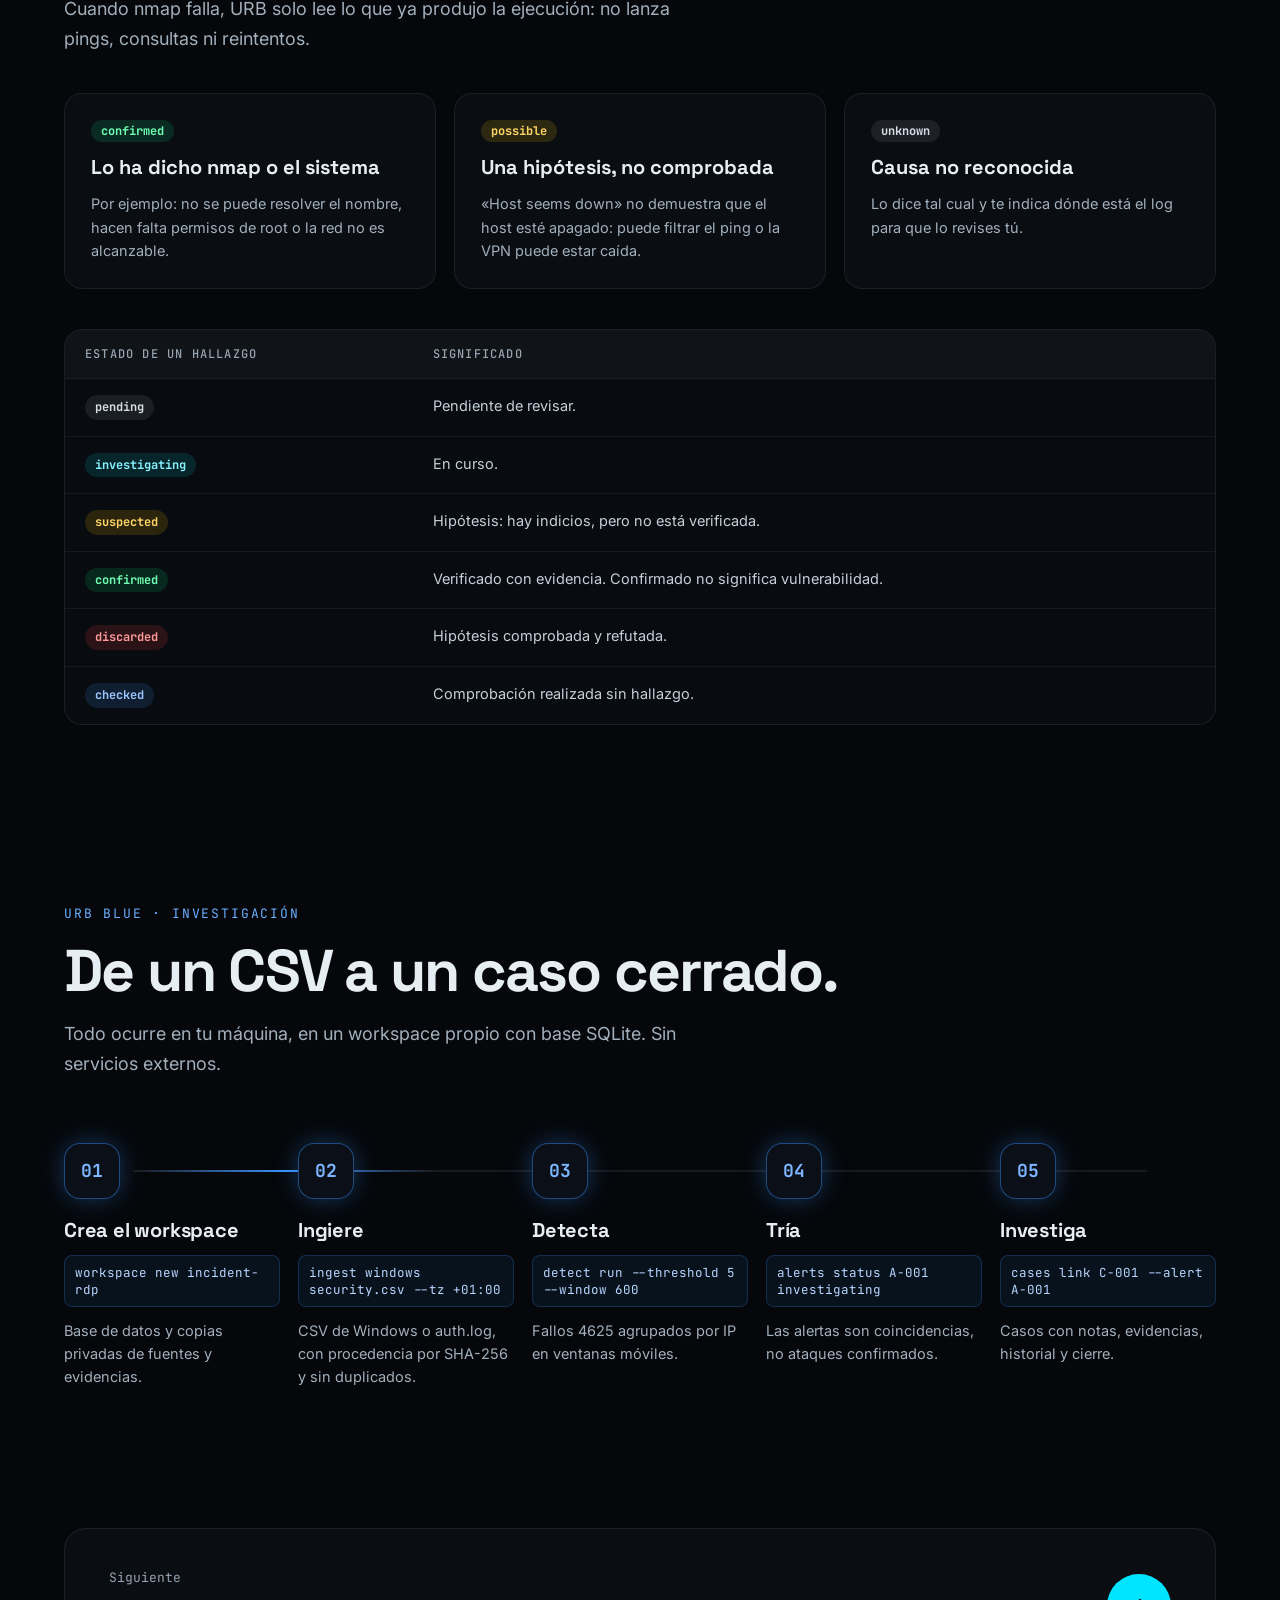
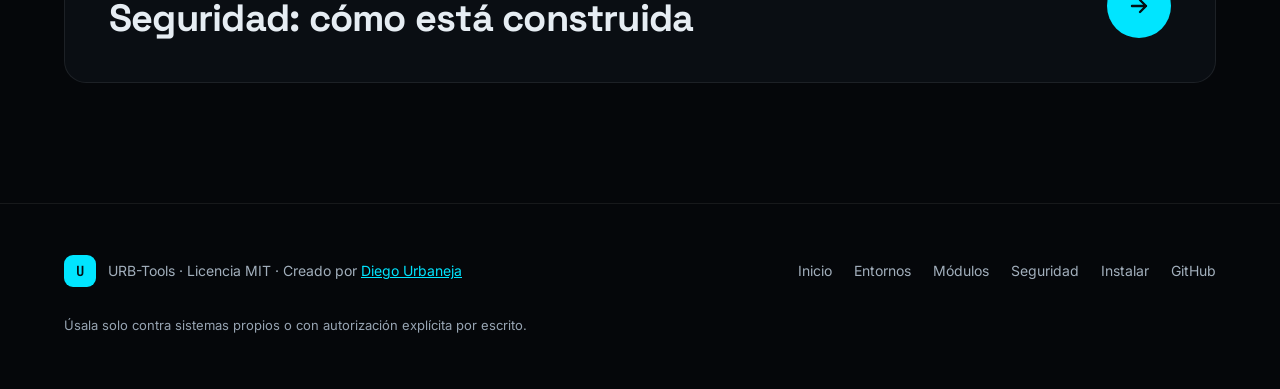
<file: site/flujos.html>
<!doctype html>
<html lang="es">
<head>
<meta charset="utf-8">
<meta name="viewport" content="width=device-width, initial-scale=1">
<title>URB-Tools — Flujos</title>
<meta name="description" content="Cómo se trabaja un laboratorio en URB Red y una investigación SOC en URB Blue, paso a paso y con comandos reales.">
<meta name="theme-color" content="#05070a">
<meta property="og:type" content="website">
<meta property="og:title" content="URB-Tools — Flujos">
<meta property="og:description" content="Cómo se trabaja un laboratorio en URB Red y una investigación SOC en URB Blue, paso a paso y con comandos reales.">
<meta name="twitter:card" content="summary">
<link rel="icon" href="assets/favicon.svg" type="image/svg+xml">
<link rel="preconnect" href="https://fonts.googleapis.com">
<link rel="preconnect" href="https://fonts.gstatic.com" crossorigin>
<link rel="stylesheet" href="https://fonts.googleapis.com/css2?family=Inter:wght@400;500;600&amp;family=JetBrains+Mono:wght@400;500;700&amp;family=Space+Grotesk:wght@500;600;700&amp;display=swap">
<link rel="stylesheet" href="assets/urb.css">
<script src="assets/site.js" defer></script>
</head>
<body>
<a class="skip" href="#contenido">Saltar al contenido</a>
<div class="urb" style="width: 100%; min-height: 100vh;">

  <header class="nav">
    <nav class="wrap navbar" aria-label="Principal">
      <a href="index.html" style="display: flex; align-items: center; gap: 12px; text-decoration: none; color: #e6edf3;">
        <span class="mono" style="display: inline-flex; align-items: center; justify-content: center; width: 36px; height: 36px; border-radius: 10px; background: #00e5ff; color: #021014; font-weight: 700; font-size: 15px;">U</span>
        <span class="disp" style="font-weight: 700; font-size: 19px; letter-spacing: -0.01em;">URB-Tools</span>
      </a>
      <div class="navlinks" style="display: flex; align-items: center; gap: 28px;">
        <a class="navlink" href="index.html">Inicio</a>
        <a class="navlink" href="entornos.html">Entornos</a>
        <a class="navlink" href="modulos.html">Módulos</a>
        <a class="navlink on" href="flujos.html" aria-current="page">Flujos</a>
        <a class="navlink" href="seguridad.html">Seguridad</a>
      </div>
      <div style="display: flex; align-items: center; gap: 10px;">
        <a class="btn btn-ghost btn-sm" href="https://github.com/Urbii22/urb-tools" target="_blank" rel="noopener" aria-label="URB-Tools en GitHub">
          <svg width="18" height="18" viewBox="0 0 24 24" fill="currentColor" aria-hidden="true"><path d="M12 .5a11.5 11.5 0 0 0-3.64 22.41c.58.1.79-.25.79-.56v-2c-3.2.7-3.88-1.37-3.88-1.37-.53-1.33-1.28-1.69-1.28-1.69-1.05-.72.08-.7.08-.7 1.16.08 1.77 1.19 1.77 1.19 1.03 1.77 2.7 1.26 3.36.96.1-.75.4-1.26.73-1.55-2.55-.29-5.24-1.28-5.24-5.68 0-1.26.45-2.28 1.19-3.09-.12-.29-.52-1.46.11-3.05 0 0 .97-.31 3.17 1.18a11 11 0 0 1 5.78 0c2.2-1.49 3.17-1.18 3.17-1.18.63 1.59.23 2.76.11 3.05.74.81 1.19 1.83 1.19 3.09 0 4.41-2.69 5.38-5.26 5.67.41.36.78 1.06.78 2.14v3.17c0 .31.21.67.8.56A11.5 11.5 0 0 0 12 .5Z"/></svg>
          GitHub
        </a>
        <a class="btn btn-pri btn-sm navcta" href="instalar.html">Instalar</a>
      </div>
    </nav>
  </header>
  <main id="contenido">

  <!-- PAGE HERO -->
  <section class="phero gridbg" style="--oc: rgba(255,69,69,.2); --oc2: rgba(59,147,255,.16); --pc: #ff4545;">
    <div class="orb" aria-hidden="true"></div>
    <div class="orb b" aria-hidden="true"></div>
    <div class="scanline" aria-hidden="true"></div>
    <div class="wrap" style="position: relative; display: flex; flex-direction: column; gap: 26px; padding-top: 110px; padding-bottom: 110px;">
      <div class="crumb hin"><a href="index.html">URB-Tools</a> / <b>Flujos</b></div>
      <h1 class="ph1 hin d1">Del objetivo al informe,<br><span style="background: linear-gradient(90deg, #ff4545, #ff9a5a 45%, #3b93ff); -webkit-background-clip: text; background-clip: text; color: transparent;">sin salir de la terminal.</span></h1>
      <p class="lead hin d2" style="max-width: 680px;">Dos formas de trabajar, el mismo principio: todo queda guardado donde corresponde. Cierras Kali, vuelves otro día y la investigación sigue ahí.</p>
      <div class="hin d3" style="display: flex; flex-wrap: wrap; gap: 12px;">
        <a class="btn btn-ghost btn-sm" href="#red" style="border-color: rgba(255,69,69,.45);"><span class="ptag" style="background: #ff4545; margin-right: 0;">RED</span>Laboratorio ofensivo</a>
        <a class="btn btn-ghost btn-sm" href="#blue" style="border-color: rgba(59,147,255,.45);"><span class="ptag" style="background: #3b93ff; margin-right: 0;">BLUE</span>Investigación SOC</a>
      </div>
    </div>
  </section>

  <!-- RED FLOW -->
  <section id="red" class="sec">
    <div class="wrap" style="display: flex; flex-direction: column; gap: 64px;">
      <div class="rv" style="display: flex; flex-direction: column; gap: 18px;">
        <p class="eyebrow" style="color: #ff6b6b;">URB Red · laboratorio</p>
        <h2 class="h2">Cinco pasos, un laboratorio.</h2>
        <p class="sub">Dentro de RED los comandos cortos funcionan sin prefijo. Fuera, antepón <span class="kbd">urb red</span>.</p>
      </div>
      <div class="steps rv2">
        <div class="rail" aria-hidden="true"></div>
        <div class="step">
          <div class="snum">01</div>
          <h4>Crea el laboratorio</h4>
          <div class="scode">lab new htb-lame --target 10.10.10.3</div>
          <p>Estructura de carpetas y objetivo persistente en un solo paso.</p>
        </div>
        <div class="step">
          <div class="snum">02</div>
          <h4>Reconoce</h4>
          <div class="scode">recon initial</div>
          <p>Progreso real de nmap. Si falla, conserva el log y lo diagnostica.</p>
        </div>
        <div class="step">
          <div class="snum">03</div>
          <h4>Inventaría</h4>
          <div class="scode">services</div>
          <p>Puertos y versiones desde los XML de nmap, con historial por escaneo.</p>
        </div>
        <div class="step">
          <div class="snum">04</div>
          <h4>Documenta</h4>
          <div class="scode">findings add "FTP anonymous"</div>
          <p>Hipótesis, estados, notas fechadas y evidencias vinculadas.</p>
        </div>
        <div class="step">
          <div class="snum">05</div>
          <h4>Entrega</h4>
          <div class="scode">report generate</div>
          <p>Informe Markdown en reports/, sin sobrescribir tu report.md.</p>
        </div>
      </div>
    </div>
  </section>

  <!-- DIAGNOSIS -->
  <section class="sec" style="padding-top: 0;">
    <div class="wrap" style="display: flex; flex-direction: column; gap: 40px;">
      <div class="rv" style="display: flex; flex-direction: column; gap: 18px;">
        <p class="eyebrow" style="color: #ff6b6b;">Diagnóstico honesto</p>
        <h2 class="h2">Distingue lo que sabe<br>de lo que sospecha.</h2>
        <p class="sub">Cuando nmap falla, URB solo lee lo que ya produjo la ejecución: no lanza pings, consultas ni reintentos.</p>
      </div>
      <div class="rv2" style="display: grid; grid-template-columns: repeat(auto-fit, minmax(min(100%, 300px), 1fr)); gap: 18px;">
        <div class="diag">
          <span class="st" style="align-self: flex-start; background: rgba(0,255,135,.12); color: #6fffb4;">confirmed</span>
          <h4>Lo ha dicho nmap o el sistema</h4>
          <p>Por ejemplo: no se puede resolver el nombre, hacen falta permisos de root o la red no es alcanzable.</p>
        </div>
        <div class="diag">
          <span class="st" style="align-self: flex-start; background: rgba(255,196,0,.14); color: #ffd666;">possible</span>
          <h4>Una hipótesis, no comprobada</h4>
          <p>«Host seems down» no demuestra que el host esté apagado: puede filtrar el ping o la VPN puede estar caída.</p>
        </div>
        <div class="diag">
          <span class="st" style="align-self: flex-start; background: rgba(255,255,255,.08); color: #d5dee6;">unknown</span>
          <h4>Causa no reconocida</h4>
          <p>Lo dice tal cual y te indica dónde está el log para que lo revises tú.</p>
        </div>
      </div>
      <div class="tblbox rv2">
        <table class="tbl">
          <thead><tr><th>Estado de un hallazgo</th><th>Significado</th></tr></thead>
          <tbody>
            <tr><td><span class="st" style="background: rgba(255,255,255,.08); color: #d5dee6;">pending</span></td><td>Pendiente de revisar.</td></tr>
            <tr><td><span class="st" style="background: rgba(0,229,255,.12); color: #8af4ff;">investigating</span></td><td>En curso.</td></tr>
            <tr><td><span class="st" style="background: rgba(255,196,0,.14); color: #ffd666;">suspected</span></td><td>Hipótesis: hay indicios, pero no está verificada.</td></tr>
            <tr><td><span class="st" style="background: rgba(0,255,135,.12); color: #6fffb4;">confirmed</span></td><td>Verificado con evidencia. Confirmado no significa vulnerabilidad.</td></tr>
            <tr><td><span class="st" style="background: rgba(255,69,69,.14); color: #ff9a9a;">discarded</span></td><td>Hipótesis comprobada y refutada.</td></tr>
            <tr><td><span class="st" style="background: rgba(59,147,255,.14); color: #9cc6ff;">checked</span></td><td>Comprobación realizada sin hallazgo.</td></tr>
          </tbody>
        </table>
      </div>
    </div>
  </section>

  <!-- BLUE FLOW -->
  <section id="blue" class="sec" style="padding-top: 40px;">
    <div class="wrap" style="display: flex; flex-direction: column; gap: 64px;">
      <div class="rv" style="display: flex; flex-direction: column; gap: 18px;">
        <p class="eyebrow" style="color: #6aaeff;">URB Blue · investigación</p>
        <h2 class="h2">De un CSV a un caso cerrado.</h2>
        <p class="sub">Todo ocurre en tu máquina, en un workspace propio con base SQLite. Sin servicios externos.</p>
      </div>
      <div class="steps blue rv2">
        <div class="rail" aria-hidden="true"></div>
        <div class="step">
          <div class="snum">01</div>
          <h4>Crea el workspace</h4>
          <div class="scode">workspace new incident-rdp</div>
          <p>Base de datos y copias privadas de fuentes y evidencias.</p>
        </div>
        <div class="step">
          <div class="snum">02</div>
          <h4>Ingiere</h4>
          <div class="scode">ingest windows security.csv --tz +01:00</div>
          <p>CSV de Windows o auth.log, con procedencia por SHA-256 y sin duplicados.</p>
        </div>
        <div class="step">
          <div class="snum">03</div>
          <h4>Detecta</h4>
          <div class="scode">detect run --threshold 5 --window 600</div>
          <p>Fallos 4625 agrupados por IP en ventanas móviles.</p>
        </div>
        <div class="step">
          <div class="snum">04</div>
          <h4>Tría</h4>
          <div class="scode">alerts status A-001 investigating</div>
          <p>Las alertas son coincidencias, no ataques confirmados.</p>
        </div>
        <div class="step">
          <div class="snum">05</div>
          <h4>Investiga</h4>
          <div class="scode">cases link C-001 --alert A-001</div>
          <p>Casos con notas, evidencias, historial y cierre.</p>
        </div>
      </div>
    </div>
  </section>

  <!-- NEXT -->
  <section class="wrap" style="padding-bottom: 120px;">
    <a class="nextp rv" href="seguridad.html">
      <div style="display: flex; flex-direction: column; gap: 8px;">
        <span class="nl">Siguiente</span>
        <span class="nt">Seguridad: cómo está construida</span>
      </div>
      <span class="narrow"><svg width="24" height="24" viewBox="0 0 24 24" fill="none" stroke="currentColor" stroke-width="2.4" stroke-linecap="round" stroke-linejoin="round" aria-hidden="true"><path d="M5 12h14M13 6l6 6-6 6"/></svg></span>
    </a>
  </section>

  </main>

  <footer class="foot">
    <div class="wrap" style="display: flex; flex-wrap: wrap; gap: 24px; align-items: center; justify-content: space-between;">
      <div style="display: flex; align-items: center; gap: 12px;">
        <span class="mono" style="display: inline-flex; align-items: center; justify-content: center; width: 32px; height: 32px; border-radius: 9px; background: #00e5ff; color: #021014; font-weight: 700; font-size: 14px;">U</span>
        <span style="font-size: 14px; color: #a2afbc;">URB-Tools · Licencia MIT · Creado por <a href="https://diegourbaneja.dev" target="_blank" rel="noopener">Diego Urbaneja</a></span>
      </div>
      <div style="display: flex; flex-wrap: wrap; gap: 22px;">
        <a class="flink" href="index.html">Inicio</a>
        <a class="flink" href="entornos.html">Entornos</a>
        <a class="flink" href="modulos.html">Módulos</a>
        <a class="flink" href="seguridad.html">Seguridad</a>
        <a class="flink" href="instalar.html">Instalar</a>
        <a class="flink" href="https://github.com/Urbii22/urb-tools" target="_blank" rel="noopener">GitHub</a>
      </div>
    </div>
    <p class="wrap" style="margin: 28px auto 0; font-size: 13px; color: #97a4b2;">Úsala solo contra sistemas propios o con autorización explícita por escrito.</p>
  </footer>
</div>
</body>
</html>
</file>
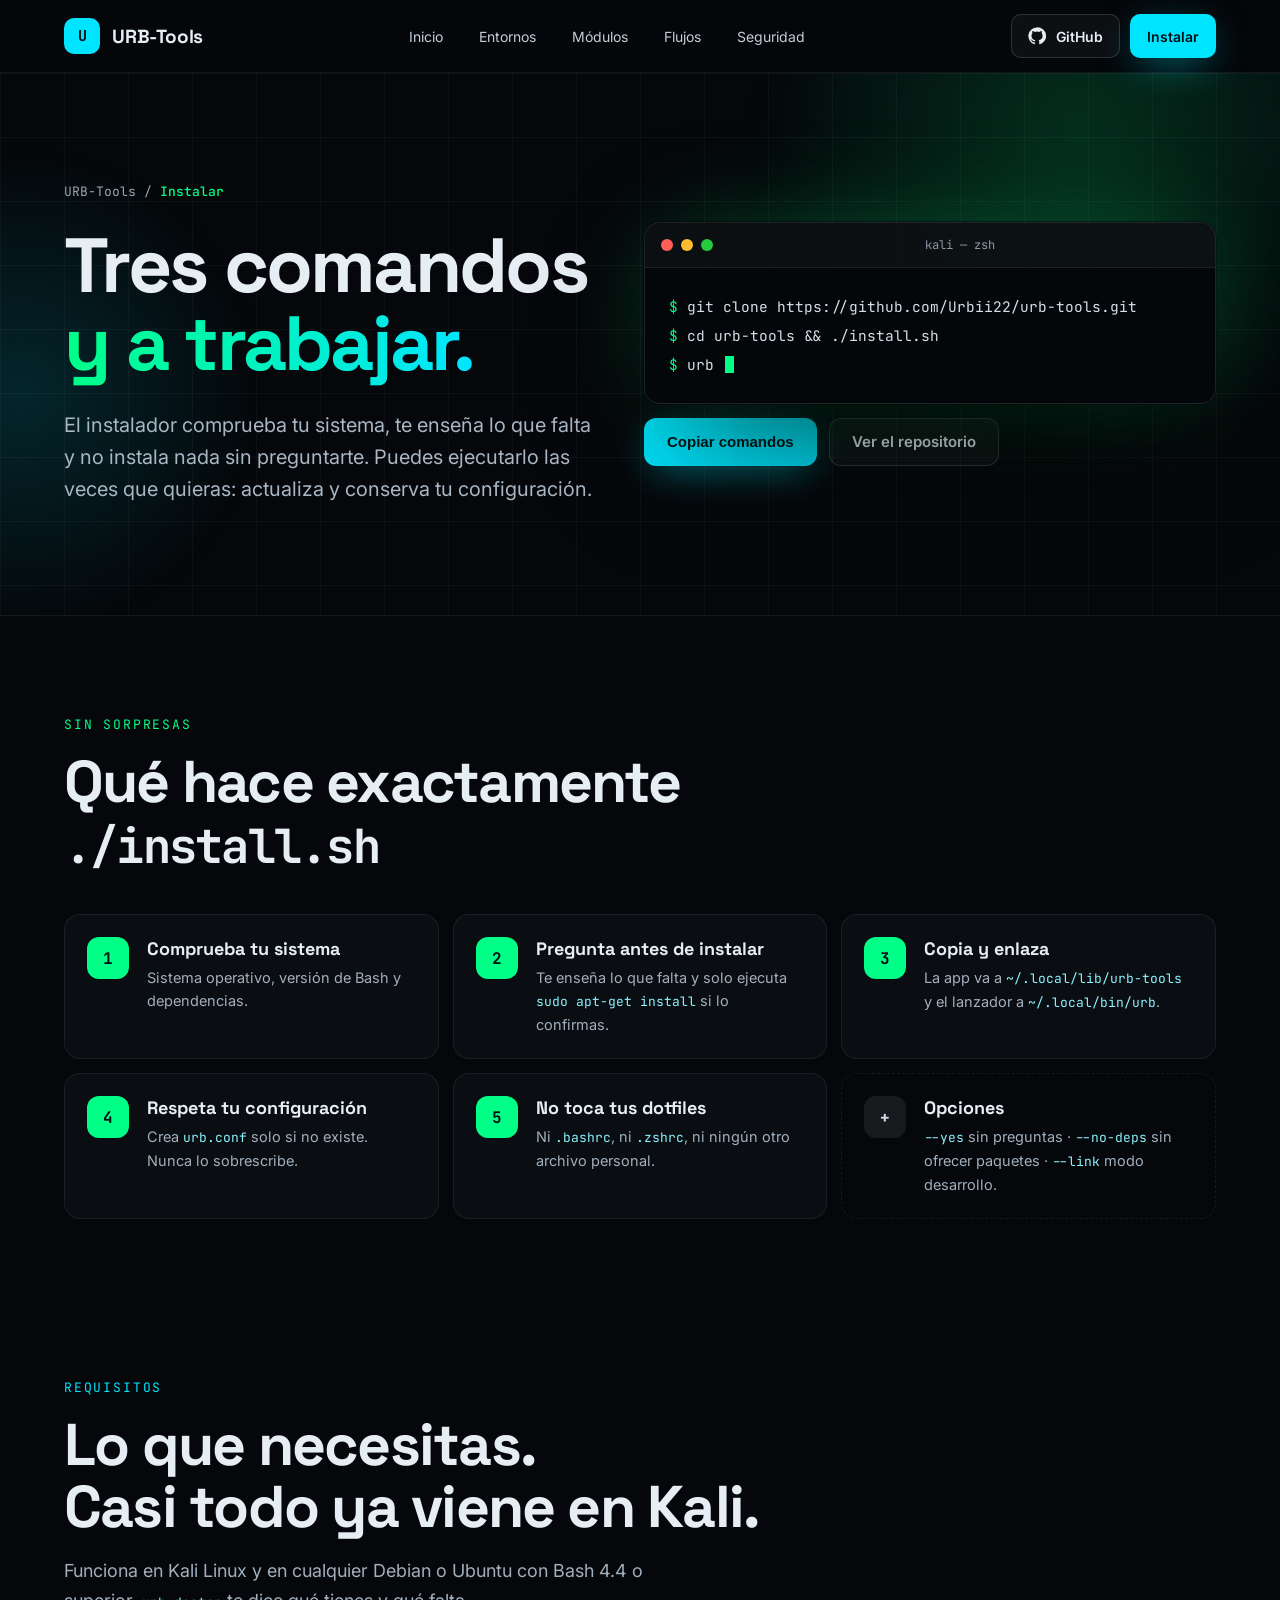
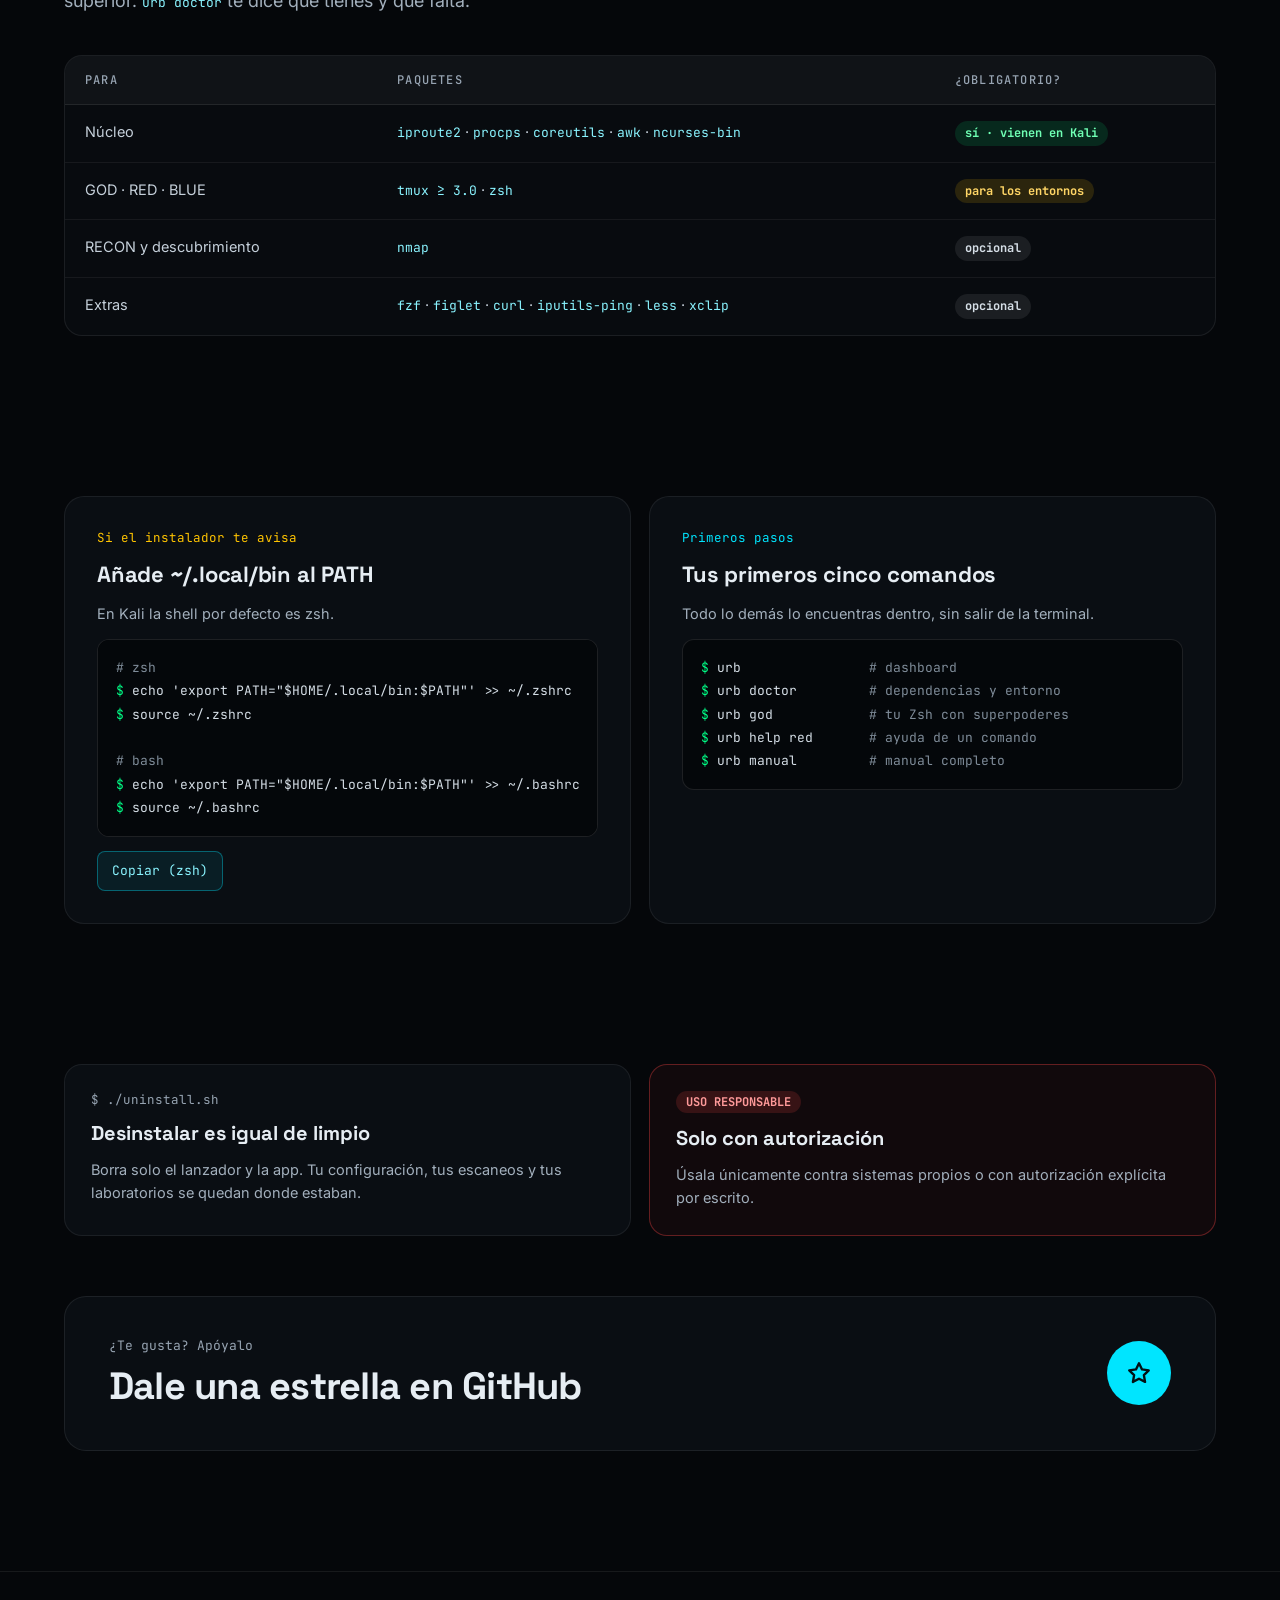
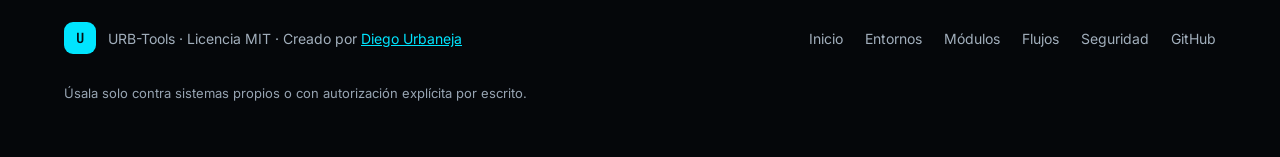
<file: site/instalar.html>
<!doctype html>
<html lang="es">
<head>
<meta charset="utf-8">
<meta name="viewport" content="width=device-width, initial-scale=1">
<title>URB-Tools — Instalar</title>
<meta name="description" content="Instala URB-Tools en Kali Linux, Debian o Ubuntu con tres comandos. Requisitos, qué hace el instalador y primeros pasos.">
<meta name="theme-color" content="#05070a">
<meta property="og:type" content="website">
<meta property="og:title" content="URB-Tools — Instalar">
<meta property="og:description" content="Instala URB-Tools en Kali Linux, Debian o Ubuntu con tres comandos. Requisitos, qué hace el instalador y primeros pasos.">
<meta name="twitter:card" content="summary">
<link rel="icon" href="assets/favicon.svg" type="image/svg+xml">
<link rel="preconnect" href="https://fonts.googleapis.com">
<link rel="preconnect" href="https://fonts.gstatic.com" crossorigin>
<link rel="stylesheet" href="https://fonts.googleapis.com/css2?family=Inter:wght@400;500;600&amp;family=JetBrains+Mono:wght@400;500;700&amp;family=Space+Grotesk:wght@500;600;700&amp;display=swap">
<link rel="stylesheet" href="assets/urb.css">
<script src="assets/site.js" defer></script>
</head>
<body>
<a class="skip" href="#contenido">Saltar al contenido</a>
<div class="urb" style="width: 100%; min-height: 100vh;">

  <header class="nav">
    <nav class="wrap navbar" aria-label="Principal">
      <a href="index.html" style="display: flex; align-items: center; gap: 12px; text-decoration: none; color: #e6edf3;">
        <span class="mono" style="display: inline-flex; align-items: center; justify-content: center; width: 36px; height: 36px; border-radius: 10px; background: #00e5ff; color: #021014; font-weight: 700; font-size: 15px;">U</span>
        <span class="disp" style="font-weight: 700; font-size: 19px; letter-spacing: -0.01em;">URB-Tools</span>
      </a>
      <div class="navlinks" style="display: flex; align-items: center; gap: 28px;">
        <a class="navlink" href="index.html">Inicio</a>
        <a class="navlink" href="entornos.html">Entornos</a>
        <a class="navlink" href="modulos.html">Módulos</a>
        <a class="navlink" href="flujos.html">Flujos</a>
        <a class="navlink" href="seguridad.html">Seguridad</a>
      </div>
      <div style="display: flex; align-items: center; gap: 10px;">
        <a class="btn btn-ghost btn-sm" href="https://github.com/Urbii22/urb-tools" target="_blank" rel="noopener" aria-label="URB-Tools en GitHub">
          <svg width="18" height="18" viewBox="0 0 24 24" fill="currentColor" aria-hidden="true"><path d="M12 .5a11.5 11.5 0 0 0-3.64 22.41c.58.1.79-.25.79-.56v-2c-3.2.7-3.88-1.37-3.88-1.37-.53-1.33-1.28-1.69-1.28-1.69-1.05-.72.08-.7.08-.7 1.16.08 1.77 1.19 1.77 1.19 1.03 1.77 2.7 1.26 3.36.96.1-.75.4-1.26.73-1.55-2.55-.29-5.24-1.28-5.24-5.68 0-1.26.45-2.28 1.19-3.09-.12-.29-.52-1.46.11-3.05 0 0 .97-.31 3.17 1.18a11 11 0 0 1 5.78 0c2.2-1.49 3.17-1.18 3.17-1.18.63 1.59.23 2.76.11 3.05.74.81 1.19 1.83 1.19 3.09 0 4.41-2.69 5.38-5.26 5.67.41.36.78 1.06.78 2.14v3.17c0 .31.21.67.8.56A11.5 11.5 0 0 0 12 .5Z"/></svg>
          GitHub
        </a>
        <a class="btn btn-pri btn-sm navcta" href="instalar.html" aria-current="page">Instalar</a>
      </div>
    </nav>
  </header>
  <main id="contenido">

  <!-- PAGE HERO + INSTALL BOX -->
  <section class="phero gridbg" style="--oc: rgba(0,255,135,.16); --oc2: rgba(0,229,255,.14); --pc: #00ff87;">
    <div class="orb" aria-hidden="true"></div>
    <div class="orb b" aria-hidden="true"></div>
    <div class="scanline" aria-hidden="true"></div>
    <div class="wrap" style="position: relative; display: flex; flex-wrap: wrap; gap: 48px; align-items: center; padding-top: 110px; padding-bottom: 110px;">
      <div style="flex: 1 1 440px; display: flex; flex-direction: column; gap: 26px;">
        <div class="crumb hin"><a href="index.html">URB-Tools</a> / <b>Instalar</b></div>
        <h1 class="ph1 hin d1">Tres comandos<br><span style="background: linear-gradient(90deg, #00ff87, #00e5ff); -webkit-background-clip: text; background-clip: text; color: transparent;">y a trabajar.</span></h1>
        <p class="lead hin d2" style="max-width: 560px;">El instalador comprueba tu sistema, te enseña lo que falta y no instala nada sin preguntarte. Puedes ejecutarlo las veces que quieras: actualiza y conserva tu configuración.</p>
      </div>
      <div class="hin d3" style="flex: 1 1 480px; min-width: 0; display: flex; flex-direction: column; gap: 14px;">
        <div class="term t-god" style="--tk: #00ff87; --tc: rgba(0,255,135,.4);">
          <div class="tbar"><span class="tdot" style="background: #ff5f57;"></span><span class="tdot" style="background: #febc2e;"></span><span class="tdot" style="background: #28c840;"></span><span class="ttitle">kali — zsh</span></div>
          <div class="iterm" style="border: 0; border-radius: 0; font-size: 14.5px; padding: 24px;">
            <div><span class="p">$</span> git clone https://github.com/Urbii22/urb-tools.git</div>
            <div><span class="p">$</span> cd urb-tools &amp;&amp; ./install.sh</div>
            <div><span class="p">$</span> urb <span class="caret" style="background: #00ff87;"></span></div>
          </div>
        </div>
        <div style="display: flex; flex-wrap: wrap; gap: 12px;">
          <button type="button" class="btn btn-pri" data-copy="install">Copiar comandos</button>
          <a class="btn btn-ghost" href="https://github.com/Urbii22/urb-tools" target="_blank" rel="noopener">Ver el repositorio</a>
        </div>
      </div>
    </div>
  </section>

  <!-- WHAT THE INSTALLER DOES -->
  <section class="sec" style="padding-top: 100px;">
    <div class="wrap" style="display: flex; flex-direction: column; gap: 40px;">
      <div class="rv" style="display: flex; flex-direction: column; gap: 18px;">
        <p class="eyebrow" style="color: #00ff87;">Sin sorpresas</p>
        <h2 class="h2">Qué hace exactamente<br><span class="mono" style="font-size: .8em;">./install.sh</span></h2>
      </div>
      <div class="rv2" style="display: grid; grid-template-columns: repeat(auto-fit, minmax(min(100%, 340px), 1fr)); gap: 14px;">
        <div class="istep"><span class="n">1</span><div><h4>Comprueba tu sistema</h4><p>Sistema operativo, versión de Bash y dependencias.</p></div></div>
        <div class="istep"><span class="n">2</span><div><h4>Pregunta antes de instalar</h4><p>Te enseña lo que falta y solo ejecuta <span class="kbd">sudo apt-get install</span> si lo confirmas.</p></div></div>
        <div class="istep"><span class="n">3</span><div><h4>Copia y enlaza</h4><p>La app va a <span class="kbd">~/.local/lib/urb-tools</span> y el lanzador a <span class="kbd">~/.local/bin/urb</span>.</p></div></div>
        <div class="istep"><span class="n">4</span><div><h4>Respeta tu configuración</h4><p>Crea <span class="kbd">urb.conf</span> solo si no existe. Nunca lo sobrescribe.</p></div></div>
        <div class="istep"><span class="n">5</span><div><h4>No toca tus dotfiles</h4><p>Ni <span class="kbd">.bashrc</span>, ni <span class="kbd">.zshrc</span>, ni ningún otro archivo personal.</p></div></div>
        <div class="istep" style="background: transparent; border-style: dashed;"><span class="n" style="background: rgba(255,255,255,.08); color: #d5dee6;">+</span><div><h4>Opciones</h4><p><span class="kbd">--yes</span> sin preguntas · <span class="kbd">--no-deps</span> sin ofrecer paquetes · <span class="kbd">--link</span> modo desarrollo.</p></div></div>
      </div>
    </div>
  </section>

  <!-- REQUIREMENTS -->
  <section class="sec" style="padding-top: 20px;">
    <div class="wrap" style="display: flex; flex-direction: column; gap: 40px;">
      <div class="rv" style="display: flex; flex-direction: column; gap: 18px;">
        <p class="eyebrow">Requisitos</p>
        <h2 class="h2">Lo que necesitas.<br>Casi todo ya viene en Kali.</h2>
        <p class="sub">Funciona en Kali Linux y en cualquier Debian o Ubuntu con Bash 4.4 o superior. <span class="kbd">urb doctor</span> te dice qué tienes y qué falta.</p>
      </div>
      <div class="tblbox rv2">
        <table class="tbl">
          <thead><tr><th>Para</th><th>Paquetes</th><th>¿Obligatorio?</th></tr></thead>
          <tbody>
            <tr><td>Núcleo</td><td><code>iproute2</code> · <code>procps</code> · <code>coreutils</code> · <code>awk</code> · <code>ncurses-bin</code></td><td><span class="st" style="background: rgba(0,255,135,.12); color: #6fffb4;">sí · vienen en Kali</span></td></tr>
            <tr><td>GOD · RED · BLUE</td><td><code>tmux ≥ 3.0</code> · <code>zsh</code></td><td><span class="st" style="background: rgba(255,196,0,.14); color: #ffd666;">para los entornos</span></td></tr>
            <tr><td>RECON y descubrimiento</td><td><code>nmap</code></td><td><span class="st" style="background: rgba(255,255,255,.08); color: #d5dee6;">opcional</span></td></tr>
            <tr><td>Extras</td><td><code>fzf</code> · <code>figlet</code> · <code>curl</code> · <code>iputils-ping</code> · <code>less</code> · <code>xclip</code></td><td><span class="st" style="background: rgba(255,255,255,.08); color: #d5dee6;">opcional</span></td></tr>
          </tbody>
        </table>
      </div>
    </div>
  </section>

  <!-- PATH + FIRST STEPS -->
  <section class="sec" style="padding-top: 20px;">
    <div class="wrap" style="display: grid; grid-template-columns: repeat(auto-fit, minmax(min(100%, 480px), 1fr)); gap: 18px;">
      <article class="card rv" style="--c: #ffc400; padding: 32px;">
        <span class="ctag" style="color: #ffc400;">Si el instalador te avisa</span>
        <h3>Añade ~/.local/bin al PATH</h3>
        <p>En Kali la shell por defecto es zsh.</p>
        <div class="snip"><span class="c"># zsh</span>
<span class="p">$</span> echo 'export PATH="$HOME/.local/bin:$PATH"' &gt;&gt; ~/.zshrc
<span class="p">$</span> source ~/.zshrc

<span class="c"># bash</span>
<span class="p">$</span> echo 'export PATH="$HOME/.local/bin:$PATH"' &gt;&gt; ~/.bashrc
<span class="p">$</span> source ~/.bashrc</div>
        <div><button type="button" class="copy" data-copy="path">Copiar (zsh)</button></div>
      </article>
      <article class="card rv" style="--c: #00e5ff; padding: 32px;">
        <span class="ctag">Primeros pasos</span>
        <h3>Tus primeros cinco comandos</h3>
        <p>Todo lo demás lo encuentras dentro, sin salir de la terminal.</p>
        <div class="snip"><span class="p">$</span> urb                <span class="c"># dashboard</span>
<span class="p">$</span> urb doctor         <span class="c"># dependencias y entorno</span>
<span class="p">$</span> urb god            <span class="c"># tu Zsh con superpoderes</span>
<span class="p">$</span> urb help red       <span class="c"># ayuda de un comando</span>
<span class="p">$</span> urb manual         <span class="c"># manual completo</span></div>
      </article>
    </div>
  </section>

  <!-- UNINSTALL + DISCLAIMER -->
  <section class="wrap" style="padding-bottom: 60px;">
    <div class="rv" style="display: grid; grid-template-columns: repeat(auto-fit, minmax(min(100%, 480px), 1fr)); gap: 18px;">
      <div class="diag">
        <span class="ctag" style="font-family: 'JetBrains Mono', monospace; font-size: 12.5px; color: #97a4b2;">$ ./uninstall.sh</span>
        <h4>Desinstalar es igual de limpio</h4>
        <p>Borra solo el lanzador y la app. Tu configuración, tus escaneos y tus laboratorios se quedan donde estaban.</p>
      </div>
      <div class="diag" style="border-color: rgba(255,69,69,.35); background: rgba(255,69,69,.05);">
        <span class="st" style="align-self: flex-start; background: rgba(255,69,69,.16); color: #ff9a9a;">USO RESPONSABLE</span>
        <h4>Solo con autorización</h4>
        <p>Úsala únicamente contra sistemas propios o con autorización explícita por escrito.</p>
      </div>
    </div>
  </section>

  <!-- FINAL CTA -->
  <section class="wrap" style="padding-bottom: 120px;">
    <a class="nextp rv" href="https://github.com/Urbii22/urb-tools" target="_blank" rel="noopener">
      <div style="display: flex; flex-direction: column; gap: 8px;">
        <span class="nl">¿Te gusta? Apóyalo</span>
        <span class="nt">Dale una estrella en GitHub</span>
      </div>
      <span class="narrow"><svg width="26" height="26" viewBox="0 0 24 24" fill="none" stroke="currentColor" stroke-width="2.2" stroke-linejoin="round" aria-hidden="true"><path d="m12 3 2.8 5.7 6.2.9-4.5 4.4 1.1 6.2L12 17.3 6.4 20.2l1.1-6.2L3 9.6l6.2-.9z"/></svg></span>
    </a>
  </section>

  </main>

  <footer class="foot">
    <div class="wrap" style="display: flex; flex-wrap: wrap; gap: 24px; align-items: center; justify-content: space-between;">
      <div style="display: flex; align-items: center; gap: 12px;">
        <span class="mono" style="display: inline-flex; align-items: center; justify-content: center; width: 32px; height: 32px; border-radius: 9px; background: #00e5ff; color: #021014; font-weight: 700; font-size: 14px;">U</span>
        <span style="font-size: 14px; color: #a2afbc;">URB-Tools · Licencia MIT · Creado por <a href="https://diegourbaneja.dev" target="_blank" rel="noopener">Diego Urbaneja</a></span>
      </div>
      <div style="display: flex; flex-wrap: wrap; gap: 22px;">
        <a class="flink" href="index.html">Inicio</a>
        <a class="flink" href="entornos.html">Entornos</a>
        <a class="flink" href="modulos.html">Módulos</a>
        <a class="flink" href="flujos.html">Flujos</a>
        <a class="flink" href="seguridad.html">Seguridad</a>
        <a class="flink" href="https://github.com/Urbii22/urb-tools" target="_blank" rel="noopener">GitHub</a>
      </div>
    </div>
    <p class="wrap" style="margin: 28px auto 0; font-size: 13px; color: #97a4b2;">Úsala solo contra sistemas propios o con autorización explícita por escrito.</p>
  </footer>
</div>
</body>
</html>
</file>
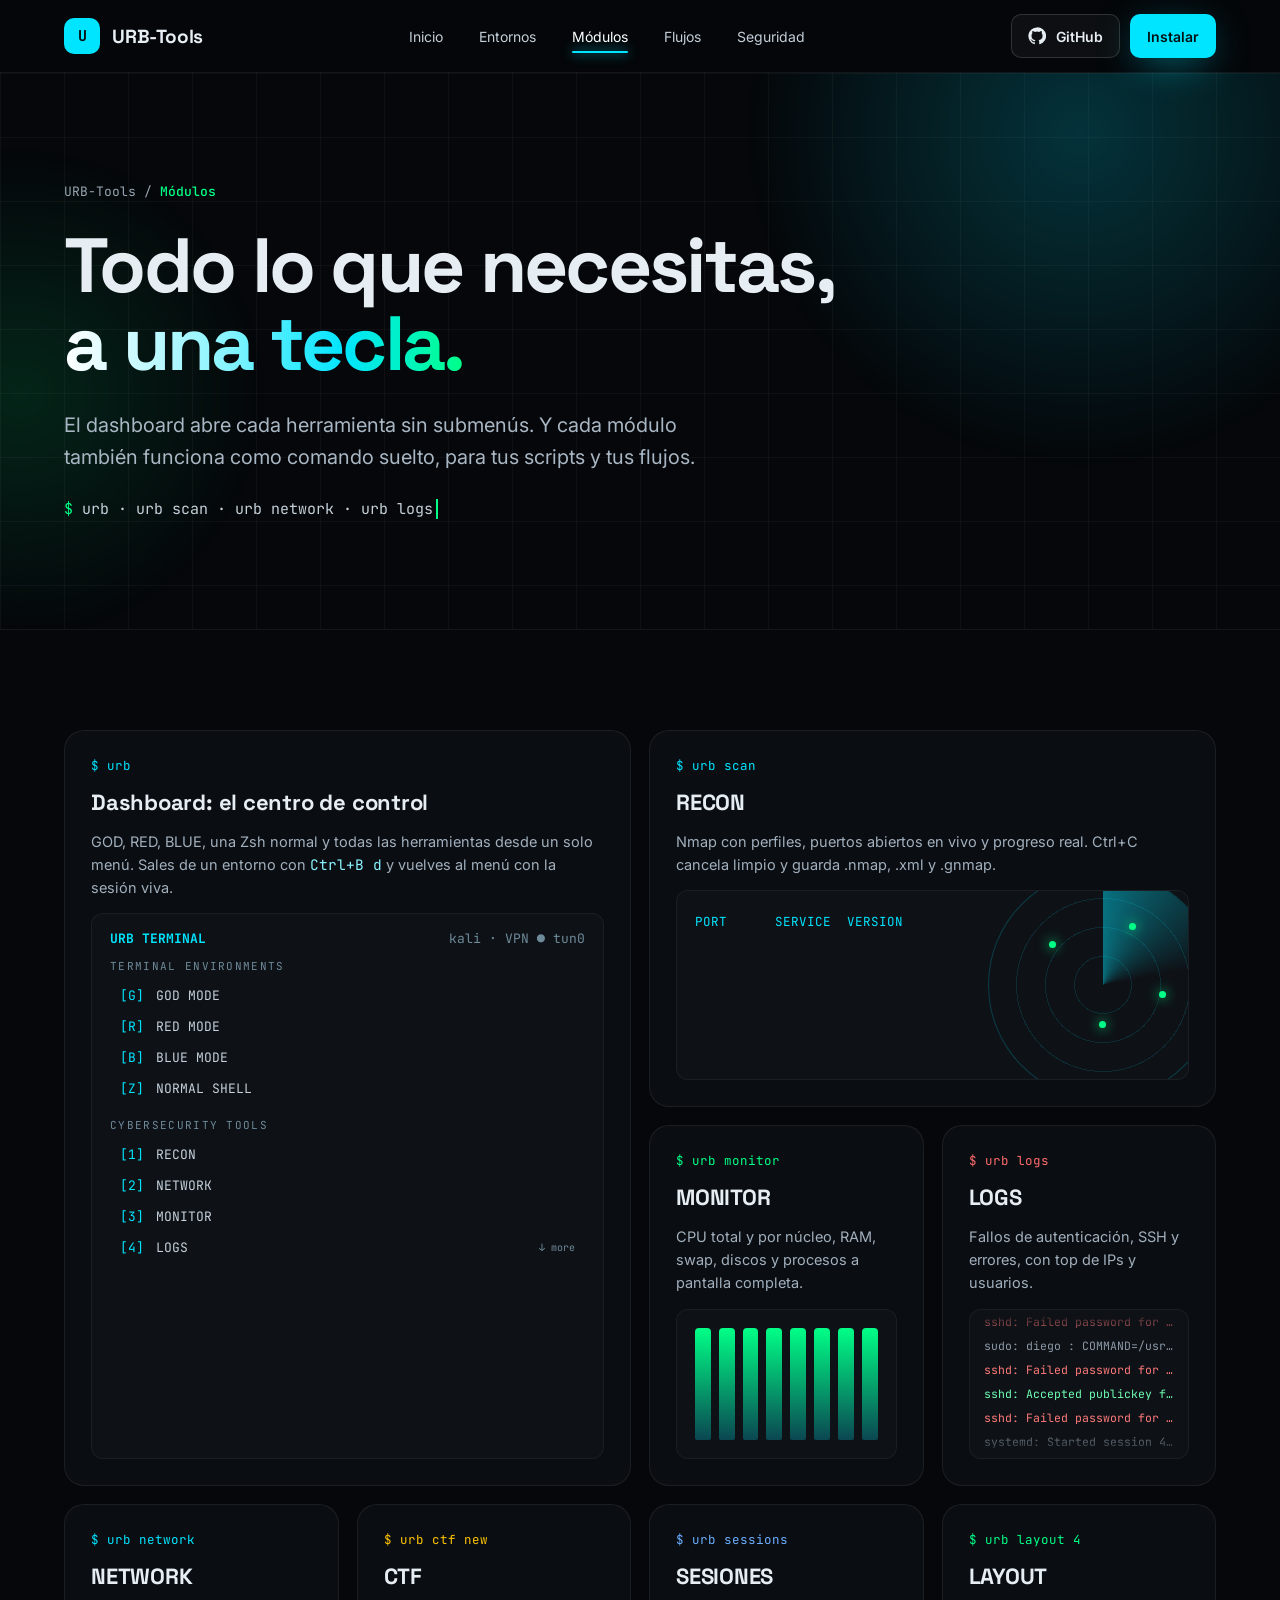
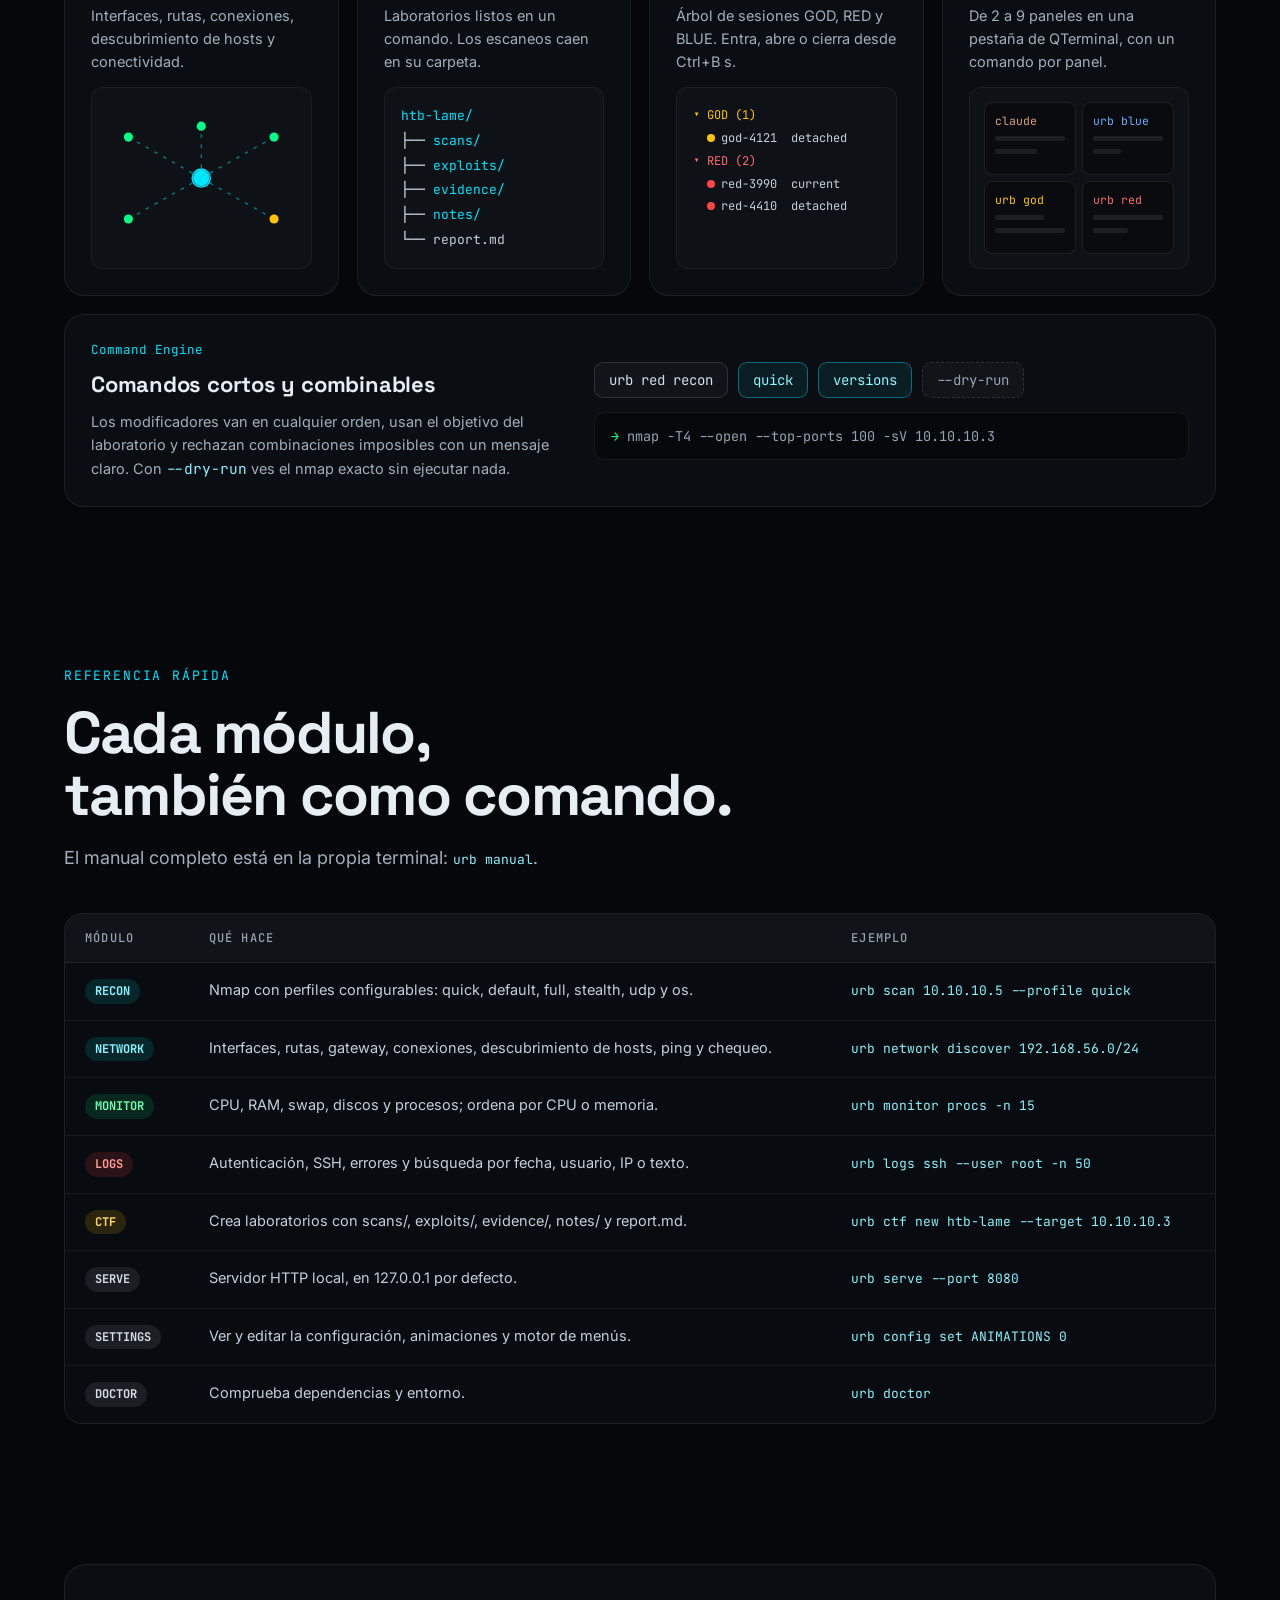
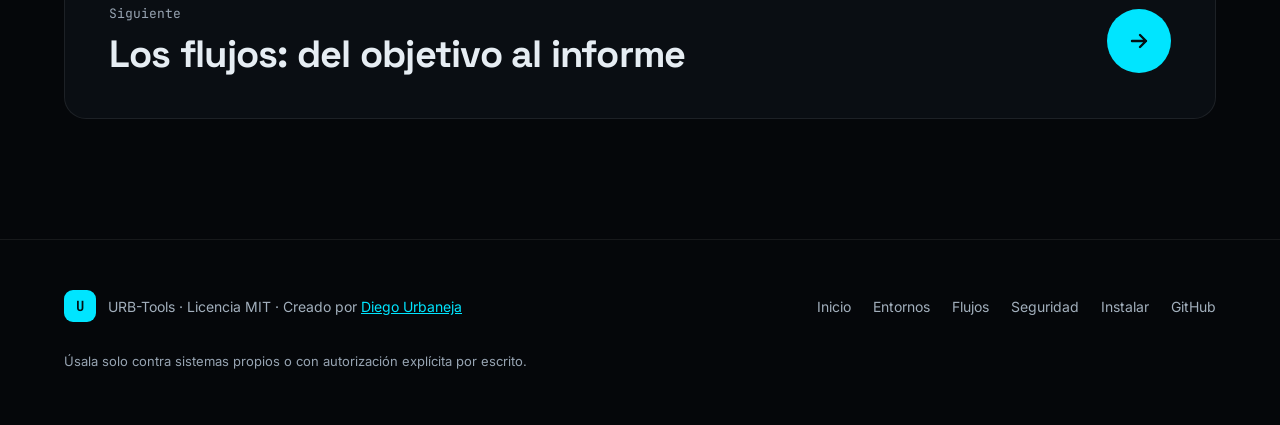
<file: site/modulos.html>
<!doctype html>
<html lang="es">
<head>
<meta charset="utf-8">
<meta name="viewport" content="width=device-width, initial-scale=1">
<title>URB-Tools — Módulos</title>
<meta name="description" content="RECON, NETWORK, MONITOR, LOGS, CTF, sesiones y layouts: todos los módulos de URB-Tools, desde el dashboard o como comandos sueltos.">
<meta name="theme-color" content="#05070a">
<meta property="og:type" content="website">
<meta property="og:title" content="URB-Tools — Módulos">
<meta property="og:description" content="RECON, NETWORK, MONITOR, LOGS, CTF, sesiones y layouts: todos los módulos de URB-Tools, desde el dashboard o como comandos sueltos.">
<meta name="twitter:card" content="summary">
<link rel="icon" href="assets/favicon.svg" type="image/svg+xml">
<link rel="preconnect" href="https://fonts.googleapis.com">
<link rel="preconnect" href="https://fonts.gstatic.com" crossorigin>
<link rel="stylesheet" href="https://fonts.googleapis.com/css2?family=Inter:wght@400;500;600&amp;family=JetBrains+Mono:wght@400;500;700&amp;family=Space+Grotesk:wght@500;600;700&amp;display=swap">
<link rel="stylesheet" href="assets/urb.css">
<script src="assets/site.js" defer></script>
</head>
<body>
<a class="skip" href="#contenido">Saltar al contenido</a>
<div class="urb" style="width: 100%; min-height: 100vh;">

  <header class="nav">
    <nav class="wrap navbar" aria-label="Principal">
      <a href="index.html" style="display: flex; align-items: center; gap: 12px; text-decoration: none; color: #e6edf3;">
        <span class="mono" style="display: inline-flex; align-items: center; justify-content: center; width: 36px; height: 36px; border-radius: 10px; background: #00e5ff; color: #021014; font-weight: 700; font-size: 15px;">U</span>
        <span class="disp" style="font-weight: 700; font-size: 19px; letter-spacing: -0.01em;">URB-Tools</span>
      </a>
      <div class="navlinks" style="display: flex; align-items: center; gap: 28px;">
        <a class="navlink" href="index.html">Inicio</a>
        <a class="navlink" href="entornos.html">Entornos</a>
        <a class="navlink on" href="modulos.html" aria-current="page">Módulos</a>
        <a class="navlink" href="flujos.html">Flujos</a>
        <a class="navlink" href="seguridad.html">Seguridad</a>
      </div>
      <div style="display: flex; align-items: center; gap: 10px;">
        <a class="btn btn-ghost btn-sm" href="https://github.com/Urbii22/urb-tools" target="_blank" rel="noopener" aria-label="URB-Tools en GitHub">
          <svg width="18" height="18" viewBox="0 0 24 24" fill="currentColor" aria-hidden="true"><path d="M12 .5a11.5 11.5 0 0 0-3.64 22.41c.58.1.79-.25.79-.56v-2c-3.2.7-3.88-1.37-3.88-1.37-.53-1.33-1.28-1.69-1.28-1.69-1.05-.72.08-.7.08-.7 1.16.08 1.77 1.19 1.77 1.19 1.03 1.77 2.7 1.26 3.36.96.1-.75.4-1.26.73-1.55-2.55-.29-5.24-1.28-5.24-5.68 0-1.26.45-2.28 1.19-3.09-.12-.29-.52-1.46.11-3.05 0 0 .97-.31 3.17 1.18a11 11 0 0 1 5.78 0c2.2-1.49 3.17-1.18 3.17-1.18.63 1.59.23 2.76.11 3.05.74.81 1.19 1.83 1.19 3.09 0 4.41-2.69 5.38-5.26 5.67.41.36.78 1.06.78 2.14v3.17c0 .31.21.67.8.56A11.5 11.5 0 0 0 12 .5Z"/></svg>
          GitHub
        </a>
        <a class="btn btn-pri btn-sm navcta" href="instalar.html">Instalar</a>
      </div>
    </nav>
  </header>
  <main id="contenido">

  <!-- PAGE HERO -->
  <section class="phero gridbg" style="--oc: rgba(0,229,255,.2); --oc2: rgba(0,255,135,.12); --pc: #00ff87;">
    <div class="orb" aria-hidden="true"></div>
    <div class="orb b" aria-hidden="true"></div>
    <div class="scanline" aria-hidden="true"></div>
    <div class="wrap" style="position: relative; display: flex; flex-direction: column; gap: 26px; padding-top: 110px; padding-bottom: 110px;">
      <div class="crumb hin"><a href="index.html">URB-Tools</a> / <b>Módulos</b></div>
      <h1 class="ph1 hin d1">Todo lo que necesitas,<br><span class="grad">a una tecla.</span></h1>
      <p class="lead hin d2" style="max-width: 680px;">El dashboard abre cada herramienta sin submenús. Y cada módulo también funciona como comando suelto, para tus scripts y tus flujos.</p>
      <div class="hin d3 mono" style="font-size: 15px; color: #c5d0da;"><span style="color: #00ff87;">$</span> <span class="typing">urb · urb scan · urb network · urb logs</span></div>
    </div>
  </section>

  <!-- BENTO -->
  <section class="sec" style="padding-top: 100px;">
    <div class="wrap">
      <div class="bento">
        <article class="card span2 row2 rv" style="--c: #00e5ff;">
          <span class="ctag">$ urb</span>
          <h3>Dashboard: el centro de control</h3>
          <p>GOD, RED, BLUE, una Zsh normal y todas las herramientas desde un solo menú. Sales de un entorno con <span class="mono" style="color: #8af4ff;">Ctrl+B d</span> y vuelves al menú con la sesión viva.</p>
          <div class="vis dash" aria-hidden="true">
            <div style="display: flex; justify-content: space-between; color: #00e5ff; font-weight: 700;"><span>URB TERMINAL</span><span style="color: #6f8a99; font-weight: 400;">kali · VPN ● tun0</span></div>
            <div class="dsec">TERMINAL ENVIRONMENTS</div>
            <div class="ditem" style="animation-delay: 0s;"><kbd>[G]</kbd><span>GOD MODE</span></div>
            <div class="ditem" style="animation-delay: 1.125s;"><kbd>[R]</kbd><span>RED MODE</span></div>
            <div class="ditem" style="animation-delay: 2.25s;"><kbd>[B]</kbd><span>BLUE MODE</span></div>
            <div class="ditem" style="animation-delay: 3.375s;"><kbd>[Z]</kbd><span>NORMAL SHELL</span></div>
            <div class="dsec">CYBERSECURITY TOOLS</div>
            <div class="ditem" style="animation-delay: 4.5s;"><kbd>[1]</kbd><span>RECON</span></div>
            <div class="ditem" style="animation-delay: 5.625s;"><kbd>[2]</kbd><span>NETWORK</span></div>
            <div class="ditem" style="animation-delay: 6.75s;"><kbd>[3]</kbd><span>MONITOR</span></div>
            <div class="ditem" style="animation-delay: 7.875s;"><kbd>[4]</kbd><span>LOGS</span><span class="soon">↓ more</span></div>
          </div>
        </article>

        <article class="card span2 rv" style="--c: #00e5ff;">
          <span class="ctag">$ urb scan</span>
          <h3>RECON</h3>
          <p>Nmap con perfiles, puertos abiertos en vivo y progreso real. Ctrl+C cancela limpio y guarda .nmap, .xml y .gnmap.</p>
          <div class="vis" aria-hidden="true" style="min-height: 190px;">
            <div class="ptab"><span class="h">PORT      SERVICE  VERSION</span>
<span class="r" style="animation-delay: .2s; display: inline-block;">22/tcp    ssh      OpenSSH 9.6</span>
<span class="r" style="animation-delay: .6s; display: inline-block;">80/tcp    http     Apache 2.4.62</span>
<span class="r" style="animation-delay: 1s; display: inline-block;">445/tcp   smb      Samba 4.19</span>
<span class="r" style="animation-delay: 1.4s; display: inline-block;">8080/tcp  http     Jetty 9.4</span></div>
            <div class="radar">
              <span class="blip" style="left: 60px; top: 70px; animation-delay: .3s;"></span>
              <span class="blip" style="left: 140px; top: 52px; animation-delay: 1.1s;"></span>
              <span class="blip" style="left: 110px; top: 150px; animation-delay: 1.9s;"></span>
              <span class="blip" style="left: 170px; top: 120px; animation-delay: 2.5s;"></span>
            </div>
          </div>
        </article>

        <article class="card rv" style="--c: #00ff87;">
          <span class="ctag" style="color: #00ff87;">$ urb monitor</span>
          <h3>MONITOR</h3>
          <p>CPU total y por núcleo, RAM, swap, discos y procesos a pantalla completa.</p>
          <div class="vis" aria-hidden="true">
            <div class="eq">
              <span style="animation-duration: 1.3s;"></span>
              <span style="animation-duration: .9s; animation-delay: -.4s;"></span>
              <span style="animation-duration: 1.7s; animation-delay: -.2s;"></span>
              <span style="animation-duration: 1.1s; animation-delay: -.8s;"></span>
              <span style="animation-duration: 1.5s; animation-delay: -.5s;"></span>
              <span style="animation-duration: .8s; animation-delay: -.1s;"></span>
              <span style="animation-duration: 1.9s; animation-delay: -.9s;"></span>
              <span style="animation-duration: 1.2s; animation-delay: -.3s;"></span>
            </div>
          </div>
        </article>

        <article class="card rv" style="--c: #ff4545;">
          <span class="ctag" style="color: #ff6b6b;">$ urb logs</span>
          <h3>LOGS</h3>
          <p>Fallos de autenticación, SSH y errores, con top de IPs y usuarios.</p>
          <div class="vis" aria-hidden="true">
            <div class="logs">
              <div class="lt">
                <div class="lg bad">sshd: Failed password for root from 203.0.113.50</div>
                <div class="lg">sudo: diego : COMMAND=/usr/bin/nmap</div>
                <div class="lg bad">sshd: Failed password for invalid user admin</div>
                <div class="lg good">sshd: Accepted publickey for diego</div>
                <div class="lg bad">sshd: Failed password for root from 203.0.113.50</div>
                <div class="lg">systemd: Started session 42 of user diego</div>
                <div class="lg bad">sshd: Failed password for root from 203.0.113.50</div>
                <div class="lg">sshd: Connection closed by 198.51.100.23</div>
                <div class="lg bad">sshd: Failed password for root from 203.0.113.50</div>
                <div class="lg">sudo: diego : COMMAND=/usr/bin/nmap</div>
                <div class="lg bad">sshd: Failed password for invalid user admin</div>
                <div class="lg good">sshd: Accepted publickey for diego</div>
                <div class="lg bad">sshd: Failed password for root from 203.0.113.50</div>
                <div class="lg">systemd: Started session 42 of user diego</div>
                <div class="lg bad">sshd: Failed password for root from 203.0.113.50</div>
                <div class="lg">sshd: Connection closed by 198.51.100.23</div>
              </div>
            </div>
          </div>
        </article>

        <article class="card rv" style="--c: #00e5ff;">
          <span class="ctag">$ urb network</span>
          <h3>NETWORK</h3>
          <p>Interfaces, rutas, conexiones, descubrimiento de hosts y conectividad.</p>
          <div class="vis" aria-hidden="true">
            <svg viewBox="0 0 240 150" width="100%" height="100%" preserveAspectRatio="xMidYMid meet" aria-hidden="true" style="position: absolute; inset: 0;">
              <g stroke="#00e5ff" stroke-opacity=".55" stroke-width="1.3" fill="none">
                <path class="flow" d="M120 75 L40 30"></path>
                <path class="flow" d="M120 75 L200 30" style="animation-duration: 1.6s;"></path>
                <path class="flow" d="M120 75 L40 120" style="animation-duration: .9s;"></path>
                <path class="flow" d="M120 75 L200 120" style="animation-duration: 1.4s;"></path>
                <path class="flow" d="M120 75 L120 18" style="animation-duration: 1.1s;"></path>
              </g>
              <circle class="pulse" cx="120" cy="75" r="10" fill="none" stroke="#00e5ff" stroke-width="1.5"></circle>
              <circle cx="120" cy="75" r="9" fill="#00e5ff"></circle>
              <circle cx="40" cy="30" r="5" fill="#00ff87"></circle>
              <circle cx="200" cy="30" r="5" fill="#00ff87"></circle>
              <circle cx="40" cy="120" r="5" fill="#00ff87"></circle>
              <circle cx="200" cy="120" r="5" fill="#ffc400"></circle>
              <circle cx="120" cy="18" r="5" fill="#00ff87"></circle>
            </svg>
          </div>
        </article>

        <article class="card rv" style="--c: #ffc400;">
          <span class="ctag" style="color: #ffc400;">$ urb ctf new</span>
          <h3>CTF</h3>
          <p>Laboratorios listos en un comando. Los escaneos caen en su carpeta.</p>
          <div class="vis tree" aria-hidden="true"><span class="f">htb-lame/</span>
├── <span class="f">scans/</span>
├── <span class="f">exploits/</span>
├── <span class="f">evidence/</span>
├── <span class="f">notes/</span>
└── report.md</div>
        </article>

        <article class="card rv" style="--c: #3b93ff;">
          <span class="ctag" style="color: #6aaeff;">$ urb sessions</span>
          <h3>SESIONES</h3>
          <p>Árbol de sesiones GOD, RED y BLUE. Entra, abre o cierra desde Ctrl+B s.</p>
          <div class="vis tree" aria-hidden="true" style="font-size: 12px;"><span style="color: #ffc400;">▾ GOD (1)</span>
  <span class="sdot" style="background: #ffc400;"></span>god-4121  detached
<span style="color: #ff6b6b;">▾ RED (2)</span>
  <span class="sdot" style="background: #ff4545;"></span>red-3990  current
  <span class="sdot" style="background: #ff4545; animation-delay: .7s;"></span>red-4410  detached</div>
        </article>

        <article class="card rv" style="--c: #00ff87;">
          <span class="ctag" style="color: #00ff87;">$ urb layout 4</span>
          <h3>LAYOUT</h3>
          <p>De 2 a 9 paneles en una pestaña de QTerminal, con un comando por panel.</p>
          <div class="vis" aria-hidden="true">
            <div class="panes">
              <div class="pane" style="color: #d9a27e;">claude<i></i><i style="width: 60%;"></i></div>
              <div class="pane" style="color: #6aaeff; animation-delay: .25s;">urb blue<i></i><i style="width: 40%;"></i></div>
              <div class="pane" style="color: #ffc400; animation-delay: .5s;">urb god<i style="width: 70%;"></i><i></i></div>
              <div class="pane" style="color: #ff6b6b; animation-delay: .75s;">urb red<i></i><i style="width: 50%;"></i></div>
            </div>
          </div>
        </article>

        <article class="card span4 rv" style="--c: #00e5ff;">
          <div style="display: flex; flex-wrap: wrap; gap: 28px; align-items: center; justify-content: space-between;">
            <div style="display: flex; flex-direction: column; gap: 12px; flex: 1 1 340px;">
              <span class="ctag">Command Engine</span>
              <h3>Comandos cortos y combinables</h3>
              <p>Los modificadores van en cualquier orden, usan el objetivo del laboratorio y rechazan combinaciones imposibles con un mensaje claro. Con <span class="mono" style="color: #8af4ff;">--dry-run</span> ves el nmap exacto sin ejecutar nada.</p>
            </div>
            <div style="flex: 1 1 460px; display: flex; flex-direction: column; gap: 14px;" aria-hidden="true">
              <div style="display: flex; flex-wrap: wrap; gap: 10px; align-items: center;">
                <span class="chip">urb red recon</span>
                <span style="display: inline-flex; gap: 10px;"><span class="chip m swapA">quick</span><span class="chip m swapB">versions</span></span>
                <span class="chip" style="border-style: dashed; color: #97a4b2;">--dry-run</span>
              </div>
              <div class="mono" style="font-size: 13.5px; color: #97a4b2; padding: 14px 16px; border-radius: 10px; background: rgba(0,0,0,.35); border: 1px solid rgba(255,255,255,.06);"><span style="color: #00ff87;">→</span> nmap -T4 --open --top-ports 100 -sV 10.10.10.3</div>
            </div>
          </div>
        </article>
      </div>
    </div>
  </section>

  <!-- COMMAND REFERENCE -->
  <section class="sec" style="padding-top: 20px;">
    <div class="wrap" style="display: flex; flex-direction: column; gap: 40px;">
      <div class="rv" style="display: flex; flex-direction: column; gap: 18px;">
        <p class="eyebrow">Referencia rápida</p>
        <h2 class="h2">Cada módulo,<br>también como comando.</h2>
        <p class="sub">El manual completo está en la propia terminal: <span class="kbd">urb manual</span>.</p>
      </div>
      <div class="tblbox rv2">
        <table class="tbl">
          <thead><tr><th>Módulo</th><th>Qué hace</th><th>Ejemplo</th></tr></thead>
          <tbody>
            <tr><td><span class="st" style="background: rgba(0,229,255,.12); color: #8af4ff;">RECON</span></td><td>Nmap con perfiles configurables: quick, default, full, stealth, udp y os.</td><td><code>urb scan 10.10.10.5 --profile quick</code></td></tr>
            <tr><td><span class="st" style="background: rgba(0,229,255,.12); color: #8af4ff;">NETWORK</span></td><td>Interfaces, rutas, gateway, conexiones, descubrimiento de hosts, ping y chequeo.</td><td><code>urb network discover 192.168.56.0/24</code></td></tr>
            <tr><td><span class="st" style="background: rgba(0,255,135,.12); color: #6fffb4;">MONITOR</span></td><td>CPU, RAM, swap, discos y procesos; ordena por CPU o memoria.</td><td><code>urb monitor procs -n 15</code></td></tr>
            <tr><td><span class="st" style="background: rgba(255,69,69,.14); color: #ff9a9a;">LOGS</span></td><td>Autenticación, SSH, errores y búsqueda por fecha, usuario, IP o texto.</td><td><code>urb logs ssh --user root -n 50</code></td></tr>
            <tr><td><span class="st" style="background: rgba(255,196,0,.14); color: #ffd666;">CTF</span></td><td>Crea laboratorios con scans/, exploits/, evidence/, notes/ y report.md.</td><td><code>urb ctf new htb-lame --target 10.10.10.3</code></td></tr>
            <tr><td><span class="st" style="background: rgba(255,255,255,.08); color: #d5dee6;">SERVE</span></td><td>Servidor HTTP local, en 127.0.0.1 por defecto.</td><td><code>urb serve --port 8080</code></td></tr>
            <tr><td><span class="st" style="background: rgba(255,255,255,.08); color: #d5dee6;">SETTINGS</span></td><td>Ver y editar la configuración, animaciones y motor de menús.</td><td><code>urb config set ANIMATIONS 0</code></td></tr>
            <tr><td><span class="st" style="background: rgba(255,255,255,.08); color: #d5dee6;">DOCTOR</span></td><td>Comprueba dependencias y entorno.</td><td><code>urb doctor</code></td></tr>
          </tbody>
        </table>
      </div>
    </div>
  </section>

  <!-- NEXT -->
  <section class="wrap" style="padding-bottom: 120px;">
    <a class="nextp rv" href="flujos.html">
      <div style="display: flex; flex-direction: column; gap: 8px;">
        <span class="nl">Siguiente</span>
        <span class="nt">Los flujos: del objetivo al informe</span>
      </div>
      <span class="narrow"><svg width="24" height="24" viewBox="0 0 24 24" fill="none" stroke="currentColor" stroke-width="2.4" stroke-linecap="round" stroke-linejoin="round" aria-hidden="true"><path d="M5 12h14M13 6l6 6-6 6"/></svg></span>
    </a>
  </section>

  </main>

  <footer class="foot">
    <div class="wrap" style="display: flex; flex-wrap: wrap; gap: 24px; align-items: center; justify-content: space-between;">
      <div style="display: flex; align-items: center; gap: 12px;">
        <span class="mono" style="display: inline-flex; align-items: center; justify-content: center; width: 32px; height: 32px; border-radius: 9px; background: #00e5ff; color: #021014; font-weight: 700; font-size: 14px;">U</span>
        <span style="font-size: 14px; color: #a2afbc;">URB-Tools · Licencia MIT · Creado por <a href="https://diegourbaneja.dev" target="_blank" rel="noopener">Diego Urbaneja</a></span>
      </div>
      <div style="display: flex; flex-wrap: wrap; gap: 22px;">
        <a class="flink" href="index.html">Inicio</a>
        <a class="flink" href="entornos.html">Entornos</a>
        <a class="flink" href="flujos.html">Flujos</a>
        <a class="flink" href="seguridad.html">Seguridad</a>
        <a class="flink" href="instalar.html">Instalar</a>
        <a class="flink" href="https://github.com/Urbii22/urb-tools" target="_blank" rel="noopener">GitHub</a>
      </div>
    </div>
    <p class="wrap" style="margin: 28px auto 0; font-size: 13px; color: #97a4b2;">Úsala solo contra sistemas propios o con autorización explícita por escrito.</p>
  </footer>
</div>
</body>
</html>
</file>
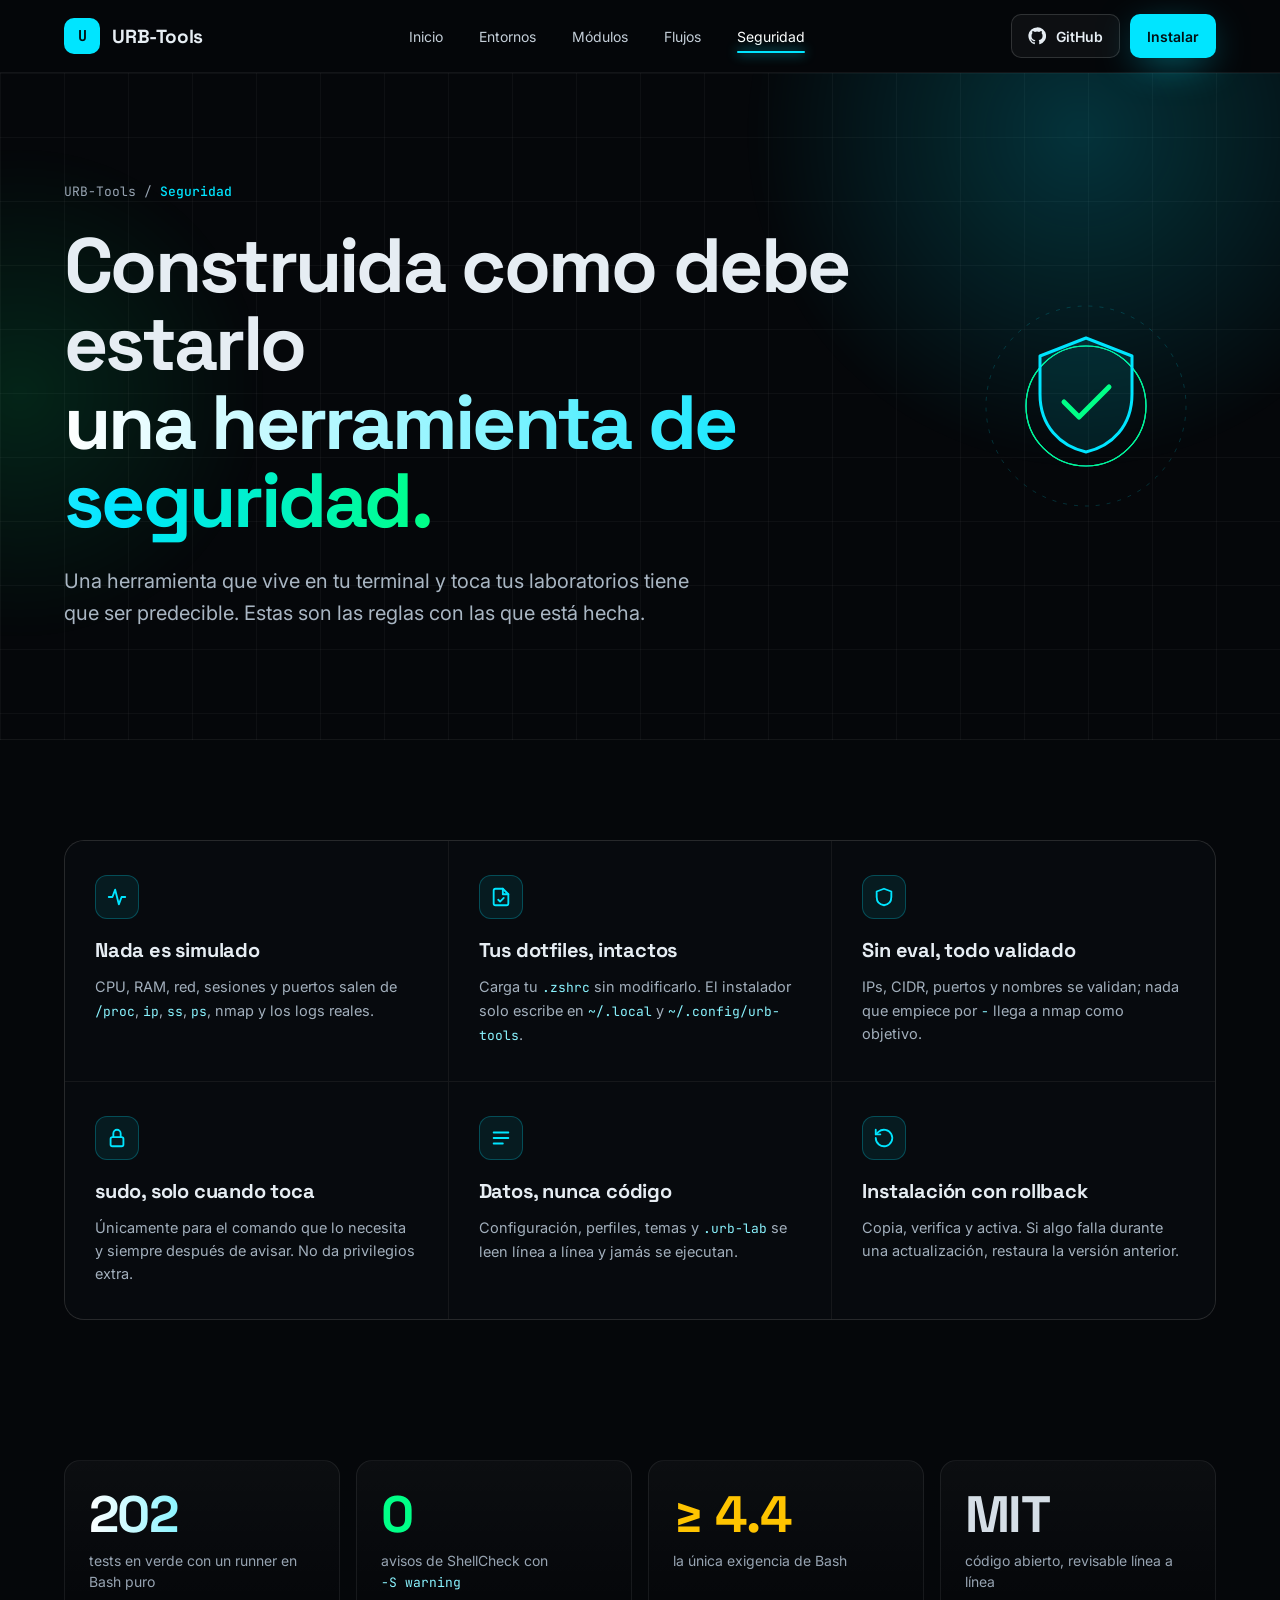
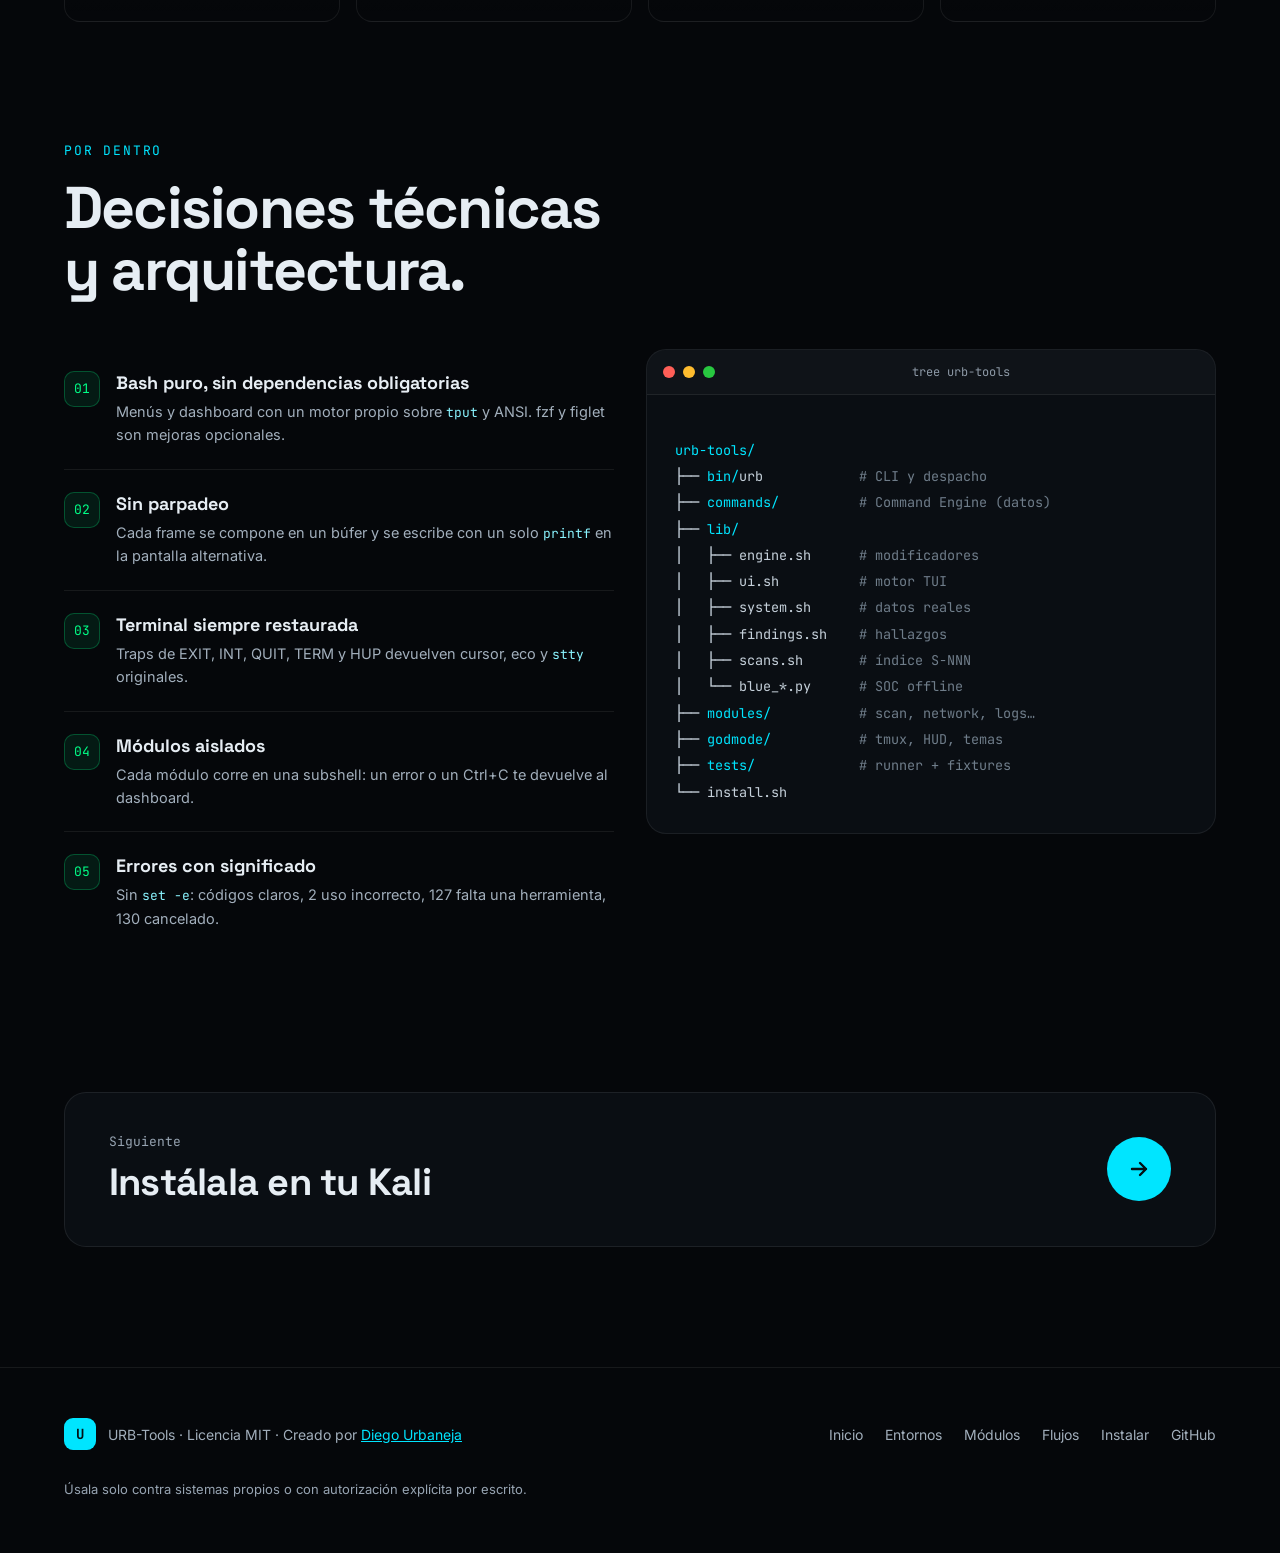
<file: site/seguridad.html>
<!doctype html>
<html lang="es">
<head>
<meta charset="utf-8">
<meta name="viewport" content="width=device-width, initial-scale=1">
<title>URB-Tools — Seguridad</title>
<meta name="description" content="Principios y decisiones técnicas de URB-Tools: sin eval, entradas validadas, datos que nunca se ejecutan e instalación con rollback.">
<meta name="theme-color" content="#05070a">
<meta property="og:type" content="website">
<meta property="og:title" content="URB-Tools — Seguridad">
<meta property="og:description" content="Principios y decisiones técnicas de URB-Tools: sin eval, entradas validadas, datos que nunca se ejecutan e instalación con rollback.">
<meta name="twitter:card" content="summary">
<link rel="icon" href="assets/favicon.svg" type="image/svg+xml">
<link rel="preconnect" href="https://fonts.googleapis.com">
<link rel="preconnect" href="https://fonts.gstatic.com" crossorigin>
<link rel="stylesheet" href="https://fonts.googleapis.com/css2?family=Inter:wght@400;500;600&amp;family=JetBrains+Mono:wght@400;500;700&amp;family=Space+Grotesk:wght@500;600;700&amp;display=swap">
<link rel="stylesheet" href="assets/urb.css">
<script src="assets/site.js" defer></script>
</head>
<body>
<a class="skip" href="#contenido">Saltar al contenido</a>
<div class="urb" style="width: 100%; min-height: 100vh;">

  <header class="nav">
    <nav class="wrap navbar" aria-label="Principal">
      <a href="index.html" style="display: flex; align-items: center; gap: 12px; text-decoration: none; color: #e6edf3;">
        <span class="mono" style="display: inline-flex; align-items: center; justify-content: center; width: 36px; height: 36px; border-radius: 10px; background: #00e5ff; color: #021014; font-weight: 700; font-size: 15px;">U</span>
        <span class="disp" style="font-weight: 700; font-size: 19px; letter-spacing: -0.01em;">URB-Tools</span>
      </a>
      <div class="navlinks" style="display: flex; align-items: center; gap: 28px;">
        <a class="navlink" href="index.html">Inicio</a>
        <a class="navlink" href="entornos.html">Entornos</a>
        <a class="navlink" href="modulos.html">Módulos</a>
        <a class="navlink" href="flujos.html">Flujos</a>
        <a class="navlink on" href="seguridad.html" aria-current="page">Seguridad</a>
      </div>
      <div style="display: flex; align-items: center; gap: 10px;">
        <a class="btn btn-ghost btn-sm" href="https://github.com/Urbii22/urb-tools" target="_blank" rel="noopener" aria-label="URB-Tools en GitHub">
          <svg width="18" height="18" viewBox="0 0 24 24" fill="currentColor" aria-hidden="true"><path d="M12 .5a11.5 11.5 0 0 0-3.64 22.41c.58.1.79-.25.79-.56v-2c-3.2.7-3.88-1.37-3.88-1.37-.53-1.33-1.28-1.69-1.28-1.69-1.05-.72.08-.7.08-.7 1.16.08 1.77 1.19 1.77 1.19 1.03 1.77 2.7 1.26 3.36.96.1-.75.4-1.26.73-1.55-2.55-.29-5.24-1.28-5.24-5.68 0-1.26.45-2.28 1.19-3.09-.12-.29-.52-1.46.11-3.05 0 0 .97-.31 3.17 1.18a11 11 0 0 1 5.78 0c2.2-1.49 3.17-1.18 3.17-1.18.63 1.59.23 2.76.11 3.05.74.81 1.19 1.83 1.19 3.09 0 4.41-2.69 5.38-5.26 5.67.41.36.78 1.06.78 2.14v3.17c0 .31.21.67.8.56A11.5 11.5 0 0 0 12 .5Z"/></svg>
          GitHub
        </a>
        <a class="btn btn-pri btn-sm navcta" href="instalar.html">Instalar</a>
      </div>
    </nav>
  </header>
  <main id="contenido">

  <!-- PAGE HERO -->
  <section class="phero gridbg" style="--oc: rgba(0,229,255,.2); --oc2: rgba(0,255,135,.12); --pc: #00e5ff;">
    <div class="orb" aria-hidden="true"></div>
    <div class="orb b" aria-hidden="true"></div>
    <div class="scanline" aria-hidden="true"></div>
    <div class="wrap" style="position: relative; display: flex; flex-wrap: wrap; gap: 48px; align-items: center; justify-content: space-between; padding-top: 110px; padding-bottom: 110px;">
      <div style="flex: 1 1 560px; display: flex; flex-direction: column; gap: 26px;">
        <div class="crumb hin"><a href="index.html">URB-Tools</a> / <b>Seguridad</b></div>
        <h1 class="ph1 hin d1">Construida como debe estarlo<br><span class="grad">una herramienta de seguridad.</span></h1>
        <p class="lead hin d2" style="max-width: 640px;">Una herramienta que vive en tu terminal y toca tus laboratorios tiene que ser predecible. Estas son las reglas con las que está hecha.</p>
      </div>
      <div class="hin d3" aria-hidden="true" style="flex: 0 1 260px; display: flex; justify-content: center;">
        <svg width="240" height="240" viewBox="0 0 240 240" aria-hidden="true">
          <circle class="pulse" cx="120" cy="120" r="60" fill="none" stroke="#00e5ff" stroke-width="1.2"></circle>
          <circle class="pulse" cx="120" cy="120" r="60" fill="none" stroke="#00ff87" stroke-width="1.2" style="animation-delay: 1.2s;"></circle>
          <circle cx="120" cy="120" r="100" fill="none" stroke="rgba(0,229,255,.18)" stroke-dasharray="3 9" class="flow"></circle>
          <path d="M120 52 74 70v38c0 32 20 52 46 58 26-6 46-26 46-58V70z" fill="rgba(0,229,255,.1)" stroke="#00e5ff" stroke-width="3" stroke-linejoin="round"></path>
          <path d="m98 116 15 15 30-30" fill="none" stroke="#00ff87" stroke-width="5" stroke-linecap="round" stroke-linejoin="round"></path>
        </svg>
      </div>
    </div>
  </section>

  <!-- PRINCIPLES -->
  <section class="sec" style="padding-top: 100px;">
    <div class="wrap">
      <div class="pgrid rv">
        <div class="pcell">
          <div class="pico"><svg width="22" height="22" viewBox="0 0 24 24" fill="none" stroke="currentColor" stroke-width="2" stroke-linecap="round" stroke-linejoin="round" aria-hidden="true"><path d="M3 12h4l3-8 4 16 3-8h4"/></svg></div>
          <h4>Nada es simulado</h4>
          <p>CPU, RAM, red, sesiones y puertos salen de <code>/proc</code>, <code>ip</code>, <code>ss</code>, <code>ps</code>, nmap y los logs reales.</p>
        </div>
        <div class="pcell">
          <div class="pico"><svg width="22" height="22" viewBox="0 0 24 24" fill="none" stroke="currentColor" stroke-width="2" stroke-linecap="round" stroke-linejoin="round" aria-hidden="true"><path d="M14 3H6a2 2 0 0 0-2 2v14a2 2 0 0 0 2 2h12a2 2 0 0 0 2-2V9z"/><path d="M14 3v6h6M9 15l2 2 4-4"/></svg></div>
          <h4>Tus dotfiles, intactos</h4>
          <p>Carga tu <code>.zshrc</code> sin modificarlo. El instalador solo escribe en <code>~/.local</code> y <code>~/.config/urb-tools</code>.</p>
        </div>
        <div class="pcell">
          <div class="pico"><svg width="22" height="22" viewBox="0 0 24 24" fill="none" stroke="currentColor" stroke-width="2" stroke-linecap="round" stroke-linejoin="round" aria-hidden="true"><path d="M12 3 4 6v6c0 5 3.4 8.3 8 9 4.6-.7 8-4 8-9V6z"/></svg></div>
          <h4>Sin eval, todo validado</h4>
          <p>IPs, CIDR, puertos y nombres se validan; nada que empiece por <code>-</code> llega a nmap como objetivo.</p>
        </div>
        <div class="pcell">
          <div class="pico"><svg width="22" height="22" viewBox="0 0 24 24" fill="none" stroke="currentColor" stroke-width="2" stroke-linecap="round" stroke-linejoin="round" aria-hidden="true"><rect x="5" y="11" width="14" height="10" rx="2"/><path d="M8 11V7a4 4 0 0 1 8 0v4"/></svg></div>
          <h4>sudo, solo cuando toca</h4>
          <p>Únicamente para el comando que lo necesita y siempre después de avisar. No da privilegios extra.</p>
        </div>
        <div class="pcell">
          <div class="pico"><svg width="22" height="22" viewBox="0 0 24 24" fill="none" stroke="currentColor" stroke-width="2" stroke-linecap="round" stroke-linejoin="round" aria-hidden="true"><path d="M4 6h16M4 12h16M4 18h10"/></svg></div>
          <h4>Datos, nunca código</h4>
          <p>Configuración, perfiles, temas y <code>.urb-lab</code> se leen línea a línea y jamás se ejecutan.</p>
        </div>
        <div class="pcell">
          <div class="pico"><svg width="22" height="22" viewBox="0 0 24 24" fill="none" stroke="currentColor" stroke-width="2" stroke-linecap="round" stroke-linejoin="round" aria-hidden="true"><path d="M3 12a9 9 0 1 0 3-6.7L3 8"/><path d="M3 3v5h5"/></svg></div>
          <h4>Instalación con rollback</h4>
          <p>Copia, verifica y activa. Si algo falla durante una actualización, restaura la versión anterior.</p>
        </div>
      </div>
    </div>
  </section>

  <!-- QUALITY STRIP -->
  <section class="wrap" style="padding-bottom: 40px;">
    <div class="rv" style="display: grid; grid-template-columns: repeat(auto-fit, minmax(220px, 1fr)); gap: 16px;">
      <div class="stat"><div class="statn grad">202</div><div class="statl">tests en verde con un runner en Bash puro</div></div>
      <div class="stat"><div class="statn" style="color: #00ff87;">0</div><div class="statl">avisos de ShellCheck con <span class="kbd">-S warning</span></div></div>
      <div class="stat"><div class="statn" style="color: #ffc400;">≥ 4.4</div><div class="statl">la única exigencia de Bash</div></div>
      <div class="stat"><div class="statn" style="color: #d5dee6;">MIT</div><div class="statl">código abierto, revisable línea a línea</div></div>
    </div>
  </section>

  <!-- DECISIONS + ARCH -->
  <section class="sec" style="padding-top: 80px;">
    <div class="wrap" style="display: flex; flex-direction: column; gap: 48px;">
      <div class="rv" style="display: flex; flex-direction: column; gap: 18px;">
        <p class="eyebrow">Por dentro</p>
        <h2 class="h2">Decisiones técnicas<br>y arquitectura.</h2>
      </div>
      <div style="display: flex; flex-wrap: wrap; gap: 32px; align-items: flex-start;">
        <div class="rv2" style="flex: 1 1 440px; min-width: 0;">
          <div class="dec"><span class="k">01</span><div><h4>Bash puro, sin dependencias obligatorias</h4><p>Menús y dashboard con un motor propio sobre <span class="kbd">tput</span> y ANSI. fzf y figlet son mejoras opcionales.</p></div></div>
          <div class="dec"><span class="k">02</span><div><h4>Sin parpadeo</h4><p>Cada frame se compone en un búfer y se escribe con un solo <span class="kbd">printf</span> en la pantalla alternativa.</p></div></div>
          <div class="dec"><span class="k">03</span><div><h4>Terminal siempre restaurada</h4><p>Traps de EXIT, INT, QUIT, TERM y HUP devuelven cursor, eco y <span class="kbd">stty</span> originales.</p></div></div>
          <div class="dec"><span class="k">04</span><div><h4>Módulos aislados</h4><p>Cada módulo corre en una subshell: un error o un Ctrl+C te devuelve al dashboard.</p></div></div>
          <div class="dec"><span class="k">05</span><div><h4>Errores con significado</h4><p>Sin <span class="kbd">set -e</span>: códigos claros, 2 uso incorrecto, 127 falta una herramienta, 130 cancelado.</p></div></div>
        </div>
        <div class="card rv2" style="flex: 1 1 460px; min-width: 0; padding: 0;">
          <div class="tbar"><span class="tdot" style="background: #ff5f57;"></span><span class="tdot" style="background: #febc2e;"></span><span class="tdot" style="background: #28c840;"></span><span class="ttitle">tree urb-tools</span></div>
          <div class="arch"><span class="d">urb-tools/</span>
├── <span class="d">bin/</span>urb            <span class="c"># CLI y despacho</span>
├── <span class="d">commands/</span>          <span class="c"># Command Engine (datos)</span>
├── <span class="d">lib/</span>
│   ├── engine.sh      <span class="c"># modificadores</span>
│   ├── ui.sh          <span class="c"># motor TUI</span>
│   ├── system.sh      <span class="c"># datos reales</span>
│   ├── findings.sh    <span class="c"># hallazgos</span>
│   ├── scans.sh       <span class="c"># índice S-NNN</span>
│   └── blue_*.py      <span class="c"># SOC offline</span>
├── <span class="d">modules/</span>           <span class="c"># scan, network, logs…</span>
├── <span class="d">godmode/</span>           <span class="c"># tmux, HUD, temas</span>
├── <span class="d">tests/</span>             <span class="c"># runner + fixtures</span>
└── install.sh</div>
        </div>
      </div>
    </div>
  </section>

  <!-- NEXT -->
  <section class="wrap" style="padding-bottom: 120px;">
    <a class="nextp rv" href="instalar.html">
      <div style="display: flex; flex-direction: column; gap: 8px;">
        <span class="nl">Siguiente</span>
        <span class="nt">Instálala en tu Kali</span>
      </div>
      <span class="narrow"><svg width="24" height="24" viewBox="0 0 24 24" fill="none" stroke="currentColor" stroke-width="2.4" stroke-linecap="round" stroke-linejoin="round" aria-hidden="true"><path d="M5 12h14M13 6l6 6-6 6"/></svg></span>
    </a>
  </section>

  </main>

  <footer class="foot">
    <div class="wrap" style="display: flex; flex-wrap: wrap; gap: 24px; align-items: center; justify-content: space-between;">
      <div style="display: flex; align-items: center; gap: 12px;">
        <span class="mono" style="display: inline-flex; align-items: center; justify-content: center; width: 32px; height: 32px; border-radius: 9px; background: #00e5ff; color: #021014; font-weight: 700; font-size: 14px;">U</span>
        <span style="font-size: 14px; color: #a2afbc;">URB-Tools · Licencia MIT · Creado por <a href="https://diegourbaneja.dev" target="_blank" rel="noopener">Diego Urbaneja</a></span>
      </div>
      <div style="display: flex; flex-wrap: wrap; gap: 22px;">
        <a class="flink" href="index.html">Inicio</a>
        <a class="flink" href="entornos.html">Entornos</a>
        <a class="flink" href="modulos.html">Módulos</a>
        <a class="flink" href="flujos.html">Flujos</a>
        <a class="flink" href="instalar.html">Instalar</a>
        <a class="flink" href="https://github.com/Urbii22/urb-tools" target="_blank" rel="noopener">GitHub</a>
      </div>
    </div>
    <p class="wrap" style="margin: 28px auto 0; font-size: 13px; color: #97a4b2;">Úsala solo contra sistemas propios o con autorización explícita por escrito.</p>
  </footer>
</div>
</body>
</html>
</file>
<file: site/assets/urb.css>
@property --ang { syntax: '<angle>'; inherits: false; initial-value: 0deg; }
body { margin: 0; background: #05070a; }
a { color: #00e5ff; } a:hover { color: #8af4ff; }
.urb { --cy: #00e5ff; --gr: #00ff87; --god: #ffc400; --red: #ff4545; --blue: #3b93ff; --tx: #e6edf3; --dim: #97a4b2; --line: rgba(255,255,255,.08); font-family: Inter, system-ui, sans-serif; color: #e6edf3; background: #05070a; overflow-x: clip; -webkit-font-smoothing: antialiased; }
.urb * { box-sizing: border-box; }
.mono { font-family: 'JetBrains Mono', ui-monospace, monospace; }
.disp { font-family: 'Space Grotesk', Inter, sans-serif; }
.wrap { width: 100%; max-width: 1200px; margin: 0 auto; padding: 0 24px; }
.gridbg { background-image: linear-gradient(rgba(255,255,255,.035) 1px, transparent 1px), linear-gradient(90deg, rgba(255,255,255,.035) 1px, transparent 1px); background-size: 64px 64px; }

/* NAV */
.nav { position: sticky; top: 0; z-index: 50; backdrop-filter: blur(14px); -webkit-backdrop-filter: blur(14px); background: rgba(5,7,10,.72); border-bottom: 1px solid rgba(255,255,255,.06); }
.navlink { color: #c4ced8; text-decoration: none; font-size: 14px; padding: 12px 4px; transition: color .2s; }
.navlink:hover { color: #ffffff; }
.btn { display: inline-flex; align-items: center; gap: 10px; min-height: 48px; padding: 0 22px; border-radius: 12px; font-weight: 600; font-size: 15px; text-decoration: none; cursor: pointer; border: 1px solid transparent; transition: transform .2s, box-shadow .3s, background .3s, border-color .3s; }
.btn:hover { transform: translateY(-2px); }
.btn-pri { background: #00e5ff; color: #021014; box-shadow: 0 0 0 0 rgba(0,229,255,.0), 0 10px 40px -10px rgba(0,229,255,.6); }
.btn-pri:hover { color: #021014; box-shadow: 0 0 0 4px rgba(0,229,255,.18), 0 16px 50px -10px rgba(0,229,255,.8); }
.btn-ghost { background: rgba(255,255,255,.04); color: #e6edf3; border-color: rgba(255,255,255,.14); }
.btn-ghost:hover { color: #ffffff; border-color: rgba(0,229,255,.6); background: rgba(0,229,255,.06); }
.btn-sm { min-height: 44px; padding: 0 16px; font-size: 14px; border-radius: 10px; }

/* HERO */
.hero { position: relative; overflow: hidden; }
.netbg { position: absolute; inset: 0; width: 100%; height: 100%; display: block; -webkit-mask-image: radial-gradient(ellipse 80% 70% at 50% 40%, #000 40%, transparent 100%); mask-image: radial-gradient(ellipse 80% 70% at 50% 40%, #000 40%, transparent 100%); }
.scanline { position: absolute; left: 0; right: 0; height: 160px; top: -160px; background: linear-gradient(180deg, transparent, rgba(0,229,255,.06) 70%, rgba(0,229,255,.22) 99%, transparent); pointer-events: none; animation: sweep 7s cubic-bezier(.5,0,.5,1) infinite; }
@keyframes sweep { 0% { transform: translateY(0); opacity: 0; } 10% { opacity: 1; } 80% { opacity: 1; } 100% { transform: translateY(1500px); opacity: 0; } }
.badge { display: inline-flex; align-items: center; gap: 10px; padding: 8px 14px 8px 10px; border-radius: 999px; border: 1px solid rgba(0,229,255,.28); background: rgba(0,229,255,.06); color: #bdf6ff; font-size: 13px; }
.dot { width: 8px; height: 8px; border-radius: 50%; background: #00ff87; box-shadow: 0 0 0 0 rgba(0,255,135,.6); animation: ping 2s infinite; flex: none; }
@keyframes ping { 0% { box-shadow: 0 0 0 0 rgba(0,255,135,.6); } 80%,100% { box-shadow: 0 0 0 10px rgba(0,255,135,0); } }

.logo { position: relative; margin: 0; font-family: 'JetBrains Mono', monospace; font-weight: 700; line-height: 1.02; font-size: clamp(9px, 2.1vw, 28px); white-space: pre; letter-spacing: 0; background: linear-gradient(100deg, #7df9ff 0%, #00e5ff 25%, #0091ff 45%, #2f5bff 55%, #00e5ff 75%, #7df9ff 100%); background-size: 250% 100%; -webkit-background-clip: text; background-clip: text; color: transparent; animation: shimmer 6s linear infinite; filter: drop-shadow(0 0 22px rgba(0,229,255,.35)); }
@keyframes shimmer { from { background-position: 0% 0; } to { background-position: -250% 0; } }
.logo::before, .logo::after { content: attr(data-text); position: absolute; inset: 0; white-space: pre; background: inherit; -webkit-background-clip: text; background-clip: text; color: transparent; }
.logo::before { animation: gl1 5s infinite steps(1); }
.logo::after { animation: gl2 5s infinite steps(1); }
@keyframes gl1 { 0%, 88%, 100% { clip-path: inset(100% 0 0 0); transform: none; } 89% { clip-path: inset(10% 0 70% 0); transform: translate(-6px, 0); filter: hue-rotate(160deg); } 91% { clip-path: inset(55% 0 20% 0); transform: translate(5px, 0); } 93% { clip-path: inset(30% 0 50% 0); transform: translate(-3px, 0); } 95% { clip-path: inset(100% 0 0 0); } }
@keyframes gl2 { 0%, 89%, 100% { clip-path: inset(100% 0 0 0); transform: none; } 90% { clip-path: inset(70% 0 5% 0); transform: translate(6px, 0); filter: hue-rotate(-140deg); } 92% { clip-path: inset(5% 0 80% 0); transform: translate(-5px, 0); } 94% { clip-path: inset(100% 0 0 0); } }

.h1 { font-family: 'Space Grotesk', sans-serif; font-weight: 700; letter-spacing: -0.035em; line-height: 1.02; font-size: clamp(40px, 6.4vw, 88px); margin: 0; }
.grad { background: linear-gradient(90deg, #ffffff, #8af4ff 40%, #00e5ff 70%, #00ff87); -webkit-background-clip: text; background-clip: text; color: transparent; }
.lead { font-size: clamp(17px, 1.6vw, 20px); line-height: 1.6; color: #a9b6c3; margin: 0; }
.cmdpill { display: inline-flex; align-items: center; gap: 12px; min-height: 52px; padding: 0 8px 0 18px; border-radius: 12px; background: #0a0f14; border: 1px solid rgba(255,255,255,.12); font-family: 'JetBrains Mono', monospace; font-size: 14px; color: #d8e2ea; }
.cmdpill .pr { color: #00ff87; }
.copy { min-height: 40px; padding: 0 14px; border-radius: 8px; border: 1px solid rgba(0,229,255,.35); background: rgba(0,229,255,.08); color: #8af4ff; font-family: 'JetBrains Mono', monospace; font-size: 13px; cursor: pointer; transition: background .2s, color .2s; }
.copy:hover { background: rgba(0,229,255,.2); color: #ffffff; }
.copy:focus-visible, .btn:focus-visible, .mtab:focus-visible, .navlink:focus-visible { outline: 2px solid #00e5ff; outline-offset: 3px; }

/* TERMINAL */
.tstage { perspective: 1800px; }
.term { position: relative; border-radius: 16px; background: rgba(8,11,15,.92); border: 1px solid rgba(255,255,255,.1); box-shadow: 0 60px 140px -40px rgba(0,0,0,.9), 0 0 0 1px rgba(0,0,0,.4), 0 0 120px -30px var(--tc); overflow: hidden; transition: box-shadow 1s; }
.t-god { --tc: rgba(255,196,0,.55); --tk: #ffc400; }
.t-red { --tc: rgba(255,69,69,.55); --tk: #ff4545; }
.t-blue { --tc: rgba(59,147,255,.6); --tk: #3b93ff; }
.tbar { display: flex; align-items: center; gap: 8px; padding: 14px 16px; border-bottom: 1px solid rgba(255,255,255,.07); background: rgba(255,255,255,.02); }
.tdot { width: 12px; height: 12px; border-radius: 50%; }
.ttitle { flex: 1; text-align: center; font-family: 'JetBrains Mono', monospace; font-size: 12px; color: #8d99a6; }
.tbody { height: 420px; padding: 18px 22px; font-family: 'JetBrains Mono', monospace; font-size: 13.5px; line-height: 1.75; overflow: hidden; }
.tl { white-space: pre; overflow: hidden; text-overflow: ellipsis; color: #d5dee6; animation: tlin .25s ease-out; }
@keyframes tlin { from { opacity: 0; transform: translateY(4px); } to { opacity: 1; transform: none; } }
.tl.dim { color: #8d99a6; }
.tl.ok { color: #00ff87; }
.tl.head { color: var(--tk); font-weight: 700; }
.tl.warn { color: #ffc400; }
.tl.hi { color: #ffffff; }
.ptag { color: #021014; background: var(--tk); font-weight: 700; padding: 1px 7px; border-radius: 4px; margin-right: 8px; }
.pctx { color: #8d99a6; }
.parr { color: var(--tk); font-weight: 700; }
.caret { display: inline-block; width: 9px; height: 17px; vertical-align: -3px; background: var(--tk); margin-left: 2px; animation: blink 1s steps(1) infinite; }
@keyframes blink { 50% { opacity: 0; } }
.prog { display: flex; align-items: center; gap: 12px; }
.pbar { position: relative; flex: 0 1 300px; height: 10px; border-radius: 3px; background: rgba(255,255,255,.07); overflow: hidden; }
.pbar::after { content: ''; position: absolute; inset: 0; width: 0; background: repeating-linear-gradient(90deg, var(--tk) 0 8px, transparent 8px 10px); animation: fillp 1.8s cubic-bezier(.3,.1,.3,1) forwards; }
@keyframes fillp { to { width: 100%; } }
.hud { display: flex; flex-wrap: wrap; gap: 6px 18px; padding: 10px 16px; border-top: 1px solid rgba(255,255,255,.07); background: rgba(255,255,255,.025); font-family: 'JetBrains Mono', monospace; font-size: 12px; color: #9aa7b4; }
.hudtag { color: #021014; background: var(--tk); font-weight: 700; padding: 0 8px; border-radius: 3px; }
.hud b { color: var(--tk); font-weight: 500; }

/* MARQUEE */
.marq { overflow: hidden; border-top: 1px solid rgba(255,255,255,.06); border-bottom: 1px solid rgba(255,255,255,.06); background: #070a0e; -webkit-mask-image: linear-gradient(90deg, transparent, #000 10%, #000 90%, transparent); mask-image: linear-gradient(90deg, transparent, #000 10%, #000 90%, transparent); }
.mtrack { display: flex; gap: 48px; width: max-content; padding: 22px 0; animation: marq 40s linear infinite; }
.marq:hover .mtrack { animation-play-state: paused; }
@keyframes marq { to { transform: translateX(-50%); } }
.mitem { font-family: 'JetBrains Mono', monospace; font-size: 15px; color: #7f8c99; white-space: nowrap; }
.mitem span { color: #00e5ff; }

/* SECTIONS */
.sec { padding: 140px 0; position: relative; }
.eyebrow { font-family: 'JetBrains Mono', monospace; font-size: 13px; letter-spacing: .14em; text-transform: uppercase; color: #00e5ff; margin: 0; }
.h2 { font-family: 'Space Grotesk', sans-serif; font-weight: 700; letter-spacing: -0.03em; line-height: 1.05; font-size: clamp(34px, 4.6vw, 60px); margin: 0; }
.sub { font-size: 18px; line-height: 1.65; color: #a2afbc; margin: 0; max-width: 640px; }

/* STATS */
.stat { padding: 28px 24px; border-radius: 16px; border: 1px solid rgba(255,255,255,.07); background: linear-gradient(180deg, rgba(255,255,255,.03), rgba(255,255,255,0)); }
.statn { font-family: 'Space Grotesk', sans-serif; font-weight: 700; font-size: clamp(36px, 4vw, 52px); letter-spacing: -0.03em; line-height: 1; }
.statl { margin-top: 10px; font-size: 14px; color: #97a4b2; line-height: 1.5; }

/* MODES */
.modes { --mc: #00e5ff; --mcs: rgba(0,229,255,.16); transition: background 1s; }
.m-god { --mc: #ffc400; --mcs: rgba(255,196,0,.16); }
.m-red { --mc: #ff4545; --mcs: rgba(255,69,69,.16); }
.m-blue { --mc: #3b93ff; --mcs: rgba(59,147,255,.18); }
.mglow { position: absolute; width: 900px; height: 900px; border-radius: 50%; left: 50%; top: 50%; transform: translate(-10%, -50%); background: radial-gradient(circle, var(--mcs), transparent 65%); pointer-events: none; transition: background 1s; filter: blur(10px); }
.mtab { position: relative; display: flex; flex-direction: column; align-items: flex-start; gap: 6px; width: 100%; min-height: 92px; padding: 20px 22px; border-radius: 16px; text-align: left; cursor: pointer; background: rgba(255,255,255,.025); border: 1px solid rgba(255,255,255,.08); color: #e6edf3; font: inherit; overflow: hidden; transition: background .4s, border-color .4s, transform .3s; }
.mtab:hover { background: rgba(255,255,255,.05); transform: translateX(4px); }
.mtab.is-on { border-color: var(--tabc); background: rgba(255,255,255,.05); }
.mtab .mtname { font-family: 'Space Grotesk', sans-serif; font-weight: 700; font-size: 22px; letter-spacing: -.01em; }
.mtab .mtcmd { font-family: 'JetBrains Mono', monospace; font-size: 13px; color: #97a4b2; }
.mtab .mtbar { position: absolute; left: 0; bottom: 0; height: 2px; width: 0; background: var(--tabc); }
.mtab.is-on .mtbar { animation: tabfill 7s linear forwards; }
.mtab.is-on.is-held .mtbar { animation: none; width: 100%; }
@keyframes tabfill { to { width: 100%; } }
.tab-god { --tabc: #ffc400; } .tab-red { --tabc: #ff4545; } .tab-blue { --tabc: #3b93ff; }
.mpanel { animation: mpin .6s cubic-bezier(.2,.7,.2,1); }
@keyframes mpin { from { opacity: 0; transform: translateY(16px); filter: blur(6px); } to { opacity: 1; transform: none; filter: none; } }
.mchip { display: inline-flex; align-items: center; gap: 8px; padding: 6px 12px; border-radius: 999px; font-family: 'JetBrains Mono', monospace; font-size: 12px; font-weight: 700; letter-spacing: .08em; color: #021014; background: var(--mc); }
.mtitle { font-family: 'Space Grotesk', sans-serif; font-weight: 700; font-size: clamp(28px, 3.2vw, 42px); letter-spacing: -.025em; line-height: 1.1; margin: 0; }
.mpt { display: flex; gap: 12px; align-items: flex-start; font-size: 15.5px; line-height: 1.55; color: #c5d0da; }
.mpt i { flex: none; width: 18px; height: 18px; margin-top: 3px; border-radius: 5px; border: 1.5px solid var(--mc); position: relative; }
.mpt i::after { content: ''; position: absolute; left: 5px; top: 2px; width: 4px; height: 8px; border: solid var(--mc); border-width: 0 2px 2px 0; transform: rotate(45deg); }
.mini { border-radius: 14px; border: 1px solid rgba(255,255,255,.1); background: rgba(6,9,12,.9); overflow: hidden; box-shadow: 0 30px 80px -30px var(--mcs), 0 0 60px -20px var(--mcs); }
.mini .ml { font-family: 'JetBrains Mono', monospace; font-size: 13px; line-height: 1.8; white-space: pre; overflow: hidden; text-overflow: ellipsis; }
.mini .mp { color: var(--mc); }
.mhud { display: flex; flex-wrap: wrap; gap: 4px 16px; padding: 10px 16px; font-family: 'JetBrains Mono', monospace; font-size: 12px; color: #9aa7b4; border-top: 1px solid rgba(255,255,255,.07); background: rgba(255,255,255,.02); }
.mhud b { color: var(--mc); font-weight: 500; }

/* BENTO */
.bento { display: grid; grid-template-columns: repeat(4, minmax(0, 1fr)); gap: 18px; }
.card { position: relative; border-radius: 20px; background: #0a0e13; border: 1px solid rgba(255,255,255,.07); padding: 26px; overflow: hidden; display: flex; flex-direction: column; gap: 14px; transition: transform .4s cubic-bezier(.2,.7,.2,1), border-color .4s; isolation: isolate; }
.card:hover { transform: translateY(-4px); border-color: rgba(255,255,255,.14); }
.card::before { content: ''; position: absolute; inset: 0; border-radius: inherit; padding: 1px; background: conic-gradient(from var(--ang), transparent 0 65%, var(--c, #00e5ff) 85%, transparent 100%); -webkit-mask: linear-gradient(#000 0 0) content-box, linear-gradient(#000 0 0); -webkit-mask-composite: xor; mask-composite: exclude; opacity: 0; transition: opacity .4s; animation: spin 3.5s linear infinite; pointer-events: none; z-index: 2; }
.card:hover::before { opacity: 1; }
@keyframes spin { to { --ang: 360deg; } }
.card h3 { font-family: 'Space Grotesk', sans-serif; font-size: 22px; font-weight: 700; letter-spacing: -.01em; margin: 0; }
.card p { margin: 0; font-size: 14.5px; line-height: 1.6; color: #a2afbc; }
.ctag { font-family: 'JetBrains Mono', monospace; font-size: 12.5px; color: var(--c, #00e5ff); }
.vis { position: relative; flex: 1; min-height: 150px; border-radius: 12px; background: rgba(255,255,255,.02); border: 1px solid rgba(255,255,255,.05); overflow: hidden; }
.span2 { grid-column: span 2; }
.span4 { grid-column: span 4; }
.row2 { grid-row: span 2; }

/* dashboard mock */
.dash { font-family: 'JetBrains Mono', monospace; font-size: 13px; line-height: 1; padding: 18px; }
.dsec { color: #6f8a99; font-size: 11px; letter-spacing: .12em; margin: 16px 0 8px; }
.ditem { display: flex; gap: 12px; align-items: center; padding: 9px 10px; border-radius: 7px; color: #c5d0da; animation: hl 9s infinite; }
.ditem kbd { font-family: inherit; color: #00e5ff; }
@keyframes hl { 0%, 11% { background: rgba(0,229,255,.14); color: #ffffff; box-shadow: inset 2px 0 0 #00e5ff; } 12%, 100% { background: transparent; box-shadow: none; } }
.soon { margin-left: auto; font-size: 10px; color: #6f8a99; }

/* radar */
.radar { position: absolute; width: 230px; height: 230px; right: -30px; top: 50%; margin-top: -115px; border-radius: 50%; border: 1px solid rgba(0,229,255,.2); background: repeating-radial-gradient(circle, transparent 0 28px, rgba(0,229,255,.12) 28px 29px); }
.radar::before { content: ''; position: absolute; inset: 0; border-radius: 50%; background: conic-gradient(from 0deg, rgba(0,229,255,.45), transparent 22%); animation: rot 3s linear infinite; }
@keyframes rot { to { transform: rotate(360deg); } }
.blip { position: absolute; width: 7px; height: 7px; border-radius: 50%; background: #00ff87; box-shadow: 0 0 12px #00ff87; animation: blip 3s infinite; }
@keyframes blip { 0%, 100% { opacity: .15; } 10% { opacity: 1; } 40% { opacity: .3; } }
.ptab { position: absolute; left: 18px; top: 18px; right: 200px; font-family: 'JetBrains Mono', monospace; font-size: 12.5px; line-height: 2; white-space: pre; color: #c5d0da; }
.ptab .h { color: #00e5ff; }
.ptab .r { opacity: 0; animation: rowin 6s infinite; }
@keyframes rowin { 0%, 100% { opacity: 0; transform: translateX(-6px); } 12%, 85% { opacity: 1; transform: none; } }

/* eq */
.eq { position: absolute; inset: 18px; display: flex; align-items: flex-end; gap: 8px; }
.eq span { flex: 1; height: 100%; border-radius: 4px 4px 2px 2px; background: linear-gradient(180deg, #00ff87, rgba(0,229,255,.25)); transform-origin: bottom; animation: eq 1.6s ease-in-out infinite alternate; }
@keyframes eq { from { transform: scaleY(.18); } to { transform: scaleY(.95); } }

/* logs */
.logs { position: absolute; inset: 0; padding: 0 14px; -webkit-mask-image: linear-gradient(180deg, transparent, #000 20%, #000 80%, transparent); mask-image: linear-gradient(180deg, transparent, #000 20%, #000 80%, transparent); }
.lt { animation: logs 14s linear infinite; }
@keyframes logs { to { transform: translateY(-50%); } }
.lg { font-family: 'JetBrains Mono', monospace; font-size: 11.5px; line-height: 2.1; white-space: nowrap; overflow: hidden; text-overflow: ellipsis; color: #8d99a6; }
.lg.bad { color: #ff7a7a; }
.lg.good { color: #6fffb4; }

/* net svg */
.flow { stroke-dasharray: 4 7; animation: dash 1.2s linear infinite; }
@keyframes dash { to { stroke-dashoffset: -22; } }
.pulse { transform-origin: center; transform-box: fill-box; animation: pls 2.4s ease-out infinite; }
@keyframes pls { 0% { transform: scale(.6); opacity: .9; } 100% { transform: scale(2.6); opacity: 0; } }

/* tree */
.tree { font-family: 'JetBrains Mono', monospace; font-size: 13px; line-height: 1.9; white-space: pre; color: #c5d0da; padding: 16px; }
.tree .f { color: #00e5ff; }
.sdot { display: inline-block; width: 8px; height: 8px; border-radius: 50%; margin-right: 6px; animation: ping 2s infinite; }

/* layout panes */
.panes { position: absolute; inset: 14px; display: grid; grid-template-columns: repeat(2, minmax(0, 1fr)); gap: 6px; }
.pane { border-radius: 8px; border: 1px solid rgba(255,255,255,.08); background: rgba(0,0,0,.35); padding: 10px; font-family: 'JetBrains Mono', monospace; font-size: 11.5px; animation: panein 6s infinite; }
@keyframes panein { 0% { opacity: 0; transform: scale(.9); } 10%, 90% { opacity: 1; transform: none; } 100% { opacity: 0; } }
.pane i { display: block; height: 5px; border-radius: 2px; background: rgba(255,255,255,.08); margin-top: 8px; }

/* engine chips */
.chip { display: inline-flex; align-items: center; padding: 8px 14px; border-radius: 9px; font-family: 'JetBrains Mono', monospace; font-size: 14px; border: 1px solid rgba(255,255,255,.12); background: rgba(255,255,255,.03); color: #d5dee6; }
.chip.m { border-color: rgba(0,229,255,.4); color: #8af4ff; background: rgba(0,229,255,.07); }
.swapA { animation: swapA 5s cubic-bezier(.6,0,.3,1) infinite; }
.swapB { animation: swapB 5s cubic-bezier(.6,0,.3,1) infinite; }
@keyframes swapA { 0%, 35% { transform: translateX(0); } 50%, 85% { transform: translateX(calc(100% + 10px)); } 100% { transform: translateX(0); } }
@keyframes swapB { 0%, 35% { transform: translateX(0); } 50%, 85% { transform: translateX(calc(-100% - 10px)); } 100% { transform: translateX(0); } }

/* FLOW */
.steps { position: relative; display: grid; grid-template-columns: repeat(5, minmax(0, 1fr)); gap: 18px; }
.rail { position: absolute; left: 6%; right: 6%; top: 27px; height: 2px; background: rgba(255,255,255,.08); overflow: hidden; }
.rail::after { content: ''; position: absolute; top: 0; bottom: 0; width: 30%; background: linear-gradient(90deg, transparent, #ff4545, transparent); animation: railrun 3.2s linear infinite; }
@keyframes railrun { from { left: -30%; } to { left: 100%; } }
.step { position: relative; display: flex; flex-direction: column; gap: 12px; }
.snum { width: 56px; height: 56px; border-radius: 16px; display: flex; align-items: center; justify-content: center; font-family: 'JetBrains Mono', monospace; font-weight: 700; font-size: 18px; color: #ff6b6b; background: #120a0b; border: 1px solid rgba(255,69,69,.4); box-shadow: 0 0 30px -6px rgba(255,69,69,.5); position: relative; z-index: 1; }
.step h4 { font-family: 'Space Grotesk', sans-serif; font-size: 20px; margin: 6px 0 0; letter-spacing: -.01em; }
.scode { font-family: 'JetBrains Mono', monospace; font-size: 12.5px; color: #ffb0b0; background: rgba(255,69,69,.07); border: 1px solid rgba(255,69,69,.18); padding: 8px 10px; border-radius: 8px; word-break: break-word; }
.step p { margin: 0; font-size: 14.5px; line-height: 1.6; color: #a2afbc; }

/* PRINCIPLES */
.pgrid { display: grid; grid-template-columns: repeat(3, minmax(0, 1fr)); gap: 1px; background: rgba(255,255,255,.07); border: 1px solid rgba(255,255,255,.07); border-radius: 20px; overflow: hidden; }
.pcell { background: #070a0e; padding: 34px 30px; display: flex; flex-direction: column; gap: 12px; transition: background .4s; }
.pcell:hover { background: #0b1016; }
.pico { width: 44px; height: 44px; border-radius: 12px; display: flex; align-items: center; justify-content: center; background: rgba(0,229,255,.08); border: 1px solid rgba(0,229,255,.25); color: #00e5ff; }
.pcell h4 { margin: 6px 0 0; font-family: 'Space Grotesk', sans-serif; font-size: 20px; letter-spacing: -.01em; }
.pcell p { margin: 0; font-size: 14.5px; line-height: 1.6; color: #a2afbc; }
.pcell code { font-family: 'JetBrains Mono', monospace; font-size: 13px; color: #8af4ff; }

/* INSTALL */
.ibox { position: relative; border-radius: 24px; padding: 64px; overflow: hidden; border: 1px solid rgba(0,229,255,.2); background: radial-gradient(ellipse 60% 80% at 100% 0%, rgba(0,229,255,.12), transparent 60%), radial-gradient(ellipse 50% 70% at 0% 100%, rgba(0,255,135,.08), transparent 60%), #070b0f; }
.iterm { border-radius: 14px; background: #04070a; border: 1px solid rgba(255,255,255,.1); font-family: 'JetBrains Mono', monospace; font-size: 14px; line-height: 2; padding: 20px 22px; color: #d5dee6; }
.iterm .p { color: #00ff87; }
.iterm .c { color: #7f8c99; }
.req { display: inline-flex; align-items: center; padding: 7px 12px; border-radius: 8px; font-family: 'JetBrains Mono', monospace; font-size: 12.5px; color: #c5d0da; border: 1px solid rgba(255,255,255,.1); background: rgba(255,255,255,.03); }

.foot { border-top: 1px solid rgba(255,255,255,.07); padding: 48px 0 56px; }
.flink { color: #a2afbc; text-decoration: none; font-size: 14px; padding: 10px 0; }
.flink:hover { color: #ffffff; }

/* SCROLL-DRIVEN */
@supports (animation-timeline: view()) {
  .rv { animation: rv linear both; animation-timeline: view(); animation-range: entry 0% entry 45%; }
  .rv2 { animation: rv linear both; animation-timeline: view(); animation-range: entry 10% entry 60%; }
  .tilt { animation: tilt linear both; animation-timeline: view(); animation-range: entry 0% cover 45%; }
  .grow { animation: grow linear both; animation-timeline: view(); animation-range: entry 0% cover 50%; }
}
@keyframes rv { from { opacity: 0; transform: translateY(48px) scale(.98); filter: blur(8px); } to { opacity: 1; transform: none; filter: none; } }
@keyframes tilt { from { transform: rotateX(28deg) scale(.9) translateY(40px); } to { transform: rotateX(0) scale(1) translateY(0); } }
@keyframes grow { from { transform: scale(.92); opacity: .4; } to { transform: scale(1); opacity: 1; } }

@media (max-width: 980px) {
  .bento { grid-template-columns: repeat(2, minmax(0, 1fr)); }
  .span4 { grid-column: span 2; }
  .row2 { grid-row: auto; }
  .steps { grid-template-columns: repeat(2, minmax(0, 1fr)); }
  .rail { display: none; }
  .pgrid { grid-template-columns: repeat(2, minmax(0, 1fr)); }
  .ibox { padding: 40px 28px; }
  .sec { padding: 100px 0; }
}
@media (max-width: 640px) {
  .bento { grid-template-columns: minmax(0, 1fr); }
  .span2, .span4 { grid-column: auto; }
  .steps, .pgrid { grid-template-columns: minmax(0, 1fr); }
  .navlinks { order: 3; width: 100%; overflow-x: auto; gap: 18px !important; padding-bottom: 6px; }
  .navcta { display: none !important; }
  .tbody { font-size: 11.5px; height: 380px; padding: 14px; }
  .ibox { padding: 32px 20px; }
  .cmdpill { font-size: 12px; }
}
@media (prefers-reduced-motion: reduce) {
  .urb *, .urb *::before, .urb *::after { animation: none !important; transition: none !important; }
  .ptab .r, .pane { opacity: 1 !important; }
}

/* ===== MULTI-PAGE ===== */
.navbar { display: flex; flex-wrap: wrap; align-items: center; justify-content: space-between; gap: 8px 24px; min-height: 72px; padding-top: 8px; padding-bottom: 8px; }
.navlink { position: relative; }
.navlink.on { color: #ffffff; }
.navlink.on::after { content: ''; position: absolute; left: 4px; right: 4px; bottom: 4px; height: 2px; border-radius: 2px; background: #00e5ff; box-shadow: 0 0 12px #00e5ff; }

.phero { position: relative; overflow: hidden; border-bottom: 1px solid rgba(255,255,255,.06); }
.orb { position: absolute; width: 760px; height: 760px; border-radius: 50%; right: -180px; top: -320px; background: radial-gradient(circle, var(--oc, rgba(0,229,255,.2)), transparent 62%); filter: blur(8px); animation: drift 14s ease-in-out infinite alternate; pointer-events: none; }
.orb.b { left: -260px; right: auto; top: 40px; width: 560px; height: 560px; background: radial-gradient(circle, var(--oc2, rgba(0,255,135,.1)), transparent 62%); animation-duration: 18s; }
@keyframes drift { from { transform: translate(0, 0) scale(1); } to { transform: translate(-90px, 60px) scale(1.12); } }
.crumb { font-family: 'JetBrains Mono', monospace; font-size: 13px; color: #97a4b2; }
.crumb a { color: #97a4b2; text-decoration: none; padding: 10px 0; }
.crumb a:hover { color: #ffffff; }
.crumb b { color: var(--pc, #00e5ff); font-weight: 500; }
.ph1 { font-family: 'Space Grotesk', sans-serif; font-weight: 700; letter-spacing: -0.035em; line-height: 1.02; font-size: clamp(42px, 6vw, 80px); margin: 0; }
.hin { animation: hin .9s cubic-bezier(.2,.7,.2,1) both; }
.hin.d1 { animation-delay: .08s; } .hin.d2 { animation-delay: .16s; } .hin.d3 { animation-delay: .24s; }
@keyframes hin { from { opacity: 0; transform: translateY(26px); filter: blur(8px); } to { opacity: 1; transform: none; filter: none; } }
.typing { display: inline-block; overflow: hidden; white-space: nowrap; border-right: 2px solid var(--pc, #00e5ff); padding-right: 3px; animation: typ 2.2s steps(30, end) .4s both, caretb 1s steps(1) infinite; vertical-align: bottom; }
@keyframes typ { from { max-width: 0; } to { max-width: 48ch; } }
@keyframes caretb { 50% { border-color: transparent; } }

.teaser { position: relative; display: flex; flex-direction: column; gap: 14px; padding: 28px; border-radius: 20px; background: #0a0e13; border: 1px solid rgba(255,255,255,.07); text-decoration: none; color: #e6edf3; overflow: hidden; isolation: isolate; transition: transform .4s cubic-bezier(.2,.7,.2,1), border-color .4s; min-height: 300px; }
.teaser:hover { color: #e6edf3; transform: translateY(-6px); border-color: rgba(255,255,255,.16); }
.teaser::before { content: ''; position: absolute; inset: 0; border-radius: inherit; padding: 1px; background: conic-gradient(from var(--ang), transparent 0 65%, var(--c, #00e5ff) 85%, transparent 100%); -webkit-mask: linear-gradient(#000 0 0) content-box, linear-gradient(#000 0 0); -webkit-mask-composite: xor; mask-composite: exclude; opacity: 0; transition: opacity .4s; animation: spin 3.5s linear infinite; pointer-events: none; }
.teaser:hover::before { opacity: 1; }
.teaser::after { content: ''; position: absolute; width: 300px; height: 300px; right: -120px; bottom: -140px; border-radius: 50%; background: radial-gradient(circle, var(--cg, rgba(0,229,255,.18)), transparent 65%); z-index: -1; transition: transform .6s; }
.teaser:hover::after { transform: scale(1.4); }
.teaser h3 { margin: 0; font-family: 'Space Grotesk', sans-serif; font-size: 26px; letter-spacing: -.015em; }
.teaser p { margin: 0; font-size: 15px; line-height: 1.6; color: #a2afbc; }
.tnum { font-family: 'JetBrains Mono', monospace; font-size: 12.5px; color: var(--c, #00e5ff); letter-spacing: .1em; }
.tgo { margin-top: auto; display: inline-flex; align-items: center; gap: 8px; font-weight: 600; font-size: 14.5px; color: var(--c, #00e5ff); }
.tgo svg { transition: transform .3s; }
.teaser:hover .tgo svg { transform: translateX(6px); }

.nextp { display: flex; flex-wrap: wrap; align-items: center; justify-content: space-between; gap: 24px; padding: 40px 44px; border-radius: 22px; text-decoration: none; color: #e6edf3; background: #0a0e13; border: 1px solid rgba(255,255,255,.08); position: relative; overflow: hidden; transition: border-color .4s, transform .4s; }
.nextp:hover { color: #e6edf3; border-color: rgba(0,229,255,.45); transform: translateY(-3px); }
.nextp::after { content: ''; position: absolute; inset: 0; background: linear-gradient(90deg, transparent, rgba(0,229,255,.08), transparent); transform: translateX(-100%); transition: transform .9s; }
.nextp:hover::after { transform: translateX(100%); }
.nextp .nl { font-family: 'JetBrains Mono', monospace; font-size: 13px; color: #97a4b2; }
.nextp .nt { font-family: 'Space Grotesk', sans-serif; font-weight: 700; font-size: clamp(26px, 3vw, 38px); letter-spacing: -.02em; }
.narrow { width: 64px; height: 64px; border-radius: 50%; display: flex; align-items: center; justify-content: center; background: #00e5ff; color: #021014; transition: transform .4s; flex: none; }
.nextp:hover .narrow { transform: rotate(-45deg) scale(1.08); }

.tbl { width: 100%; border-collapse: collapse; font-size: 14.5px; }
.tblbox { border-radius: 18px; border: 1px solid rgba(255,255,255,.08); overflow-x: auto; background: #080b0f; }
.tbl th { text-align: left; font-family: 'JetBrains Mono', monospace; font-size: 12px; letter-spacing: .1em; text-transform: uppercase; color: #97a4b2; font-weight: 500; padding: 16px 20px; background: rgba(255,255,255,.03); border-bottom: 1px solid rgba(255,255,255,.08); }
.tbl td { padding: 16px 20px; border-bottom: 1px solid rgba(255,255,255,.06); color: #c5d0da; line-height: 1.55; vertical-align: top; }
.tbl tr:last-child td { border-bottom: 0; }
.tbl tbody tr { transition: background .25s; }
.tbl tbody tr:hover { background: rgba(0,229,255,.04); }
.tbl code, .kbd { font-family: 'JetBrains Mono', monospace; font-size: 13px; color: #8af4ff; white-space: nowrap; }
.st { display: inline-flex; padding: 3px 10px; border-radius: 999px; font-family: 'JetBrains Mono', monospace; font-size: 12px; font-weight: 700; white-space: nowrap; }

.steps.blue .rail::after { background: linear-gradient(90deg, transparent, #3b93ff, transparent); }
.steps.blue .snum { color: #7db6ff; background: #0a0f18; border-color: rgba(59,147,255,.45); box-shadow: 0 0 30px -6px rgba(59,147,255,.55); }
.steps.blue .scode { color: #b9d6ff; background: rgba(59,147,255,.08); border-color: rgba(59,147,255,.22); }

.diag { display: flex; flex-direction: column; gap: 12px; padding: 26px; border-radius: 18px; background: #0a0e13; border: 1px solid rgba(255,255,255,.07); }
.diag h4 { margin: 0; font-family: 'Space Grotesk', sans-serif; font-size: 20px; }
.diag p { margin: 0; font-size: 14.5px; line-height: 1.6; color: #a2afbc; }

.arch { font-family: 'JetBrains Mono', monospace; font-size: 13.5px; line-height: 1.95; white-space: pre; color: #c5d0da; padding: 28px; overflow-x: auto; }
.arch .d { color: #00e5ff; }
.arch .c { color: #6f7d8a; }
.dec { display: flex; gap: 16px; padding: 22px 0; border-bottom: 1px solid rgba(255,255,255,.07); }
.dec:last-child { border-bottom: 0; }
.dec .k { flex: none; width: 36px; height: 36px; border-radius: 10px; display: flex; align-items: center; justify-content: center; font-family: 'JetBrains Mono', monospace; font-size: 13px; color: #00ff87; background: rgba(0,255,135,.08); border: 1px solid rgba(0,255,135,.25); }
.dec h4 { margin: 0 0 6px; font-family: 'Space Grotesk', sans-serif; font-size: 18px; }
.dec p { margin: 0; font-size: 14.5px; line-height: 1.6; color: #a2afbc; }

.istep { display: flex; gap: 18px; align-items: flex-start; padding: 22px; border-radius: 16px; background: #0a0e13; border: 1px solid rgba(255,255,255,.07); }
.istep .n { flex: none; width: 42px; height: 42px; border-radius: 12px; display: flex; align-items: center; justify-content: center; font-family: 'JetBrains Mono', monospace; font-weight: 700; color: #021014; background: #00ff87; }
.istep h4 { margin: 0 0 6px; font-family: 'Space Grotesk', sans-serif; font-size: 18px; }
.istep p { margin: 0; font-size: 14.5px; line-height: 1.6; color: #a2afbc; }
.snip { position: relative; border-radius: 12px; background: #04070a; border: 1px solid rgba(255,255,255,.1); padding: 16px 18px; font-family: 'JetBrains Mono', monospace; font-size: 13px; line-height: 1.8; color: #d5dee6; overflow-x: auto; white-space: pre; }
.snip .p { color: #00ff87; }
.snip .c { color: #7f8c99; }

@media (max-width: 640px) {
  .nextp { padding: 28px 24px; }
  .teaser { min-height: 0; }
}

/* ===== WEB ESTÁTICA (GitHub Pages) ===== */
/* Aparición al hacer scroll en navegadores sin animation-timeline (Firefox): site.js añade .io y .in */
.io .rv, .io .rv2 { opacity: 0; transform: translateY(40px); filter: blur(6px); transition: opacity .8s cubic-bezier(.2,.7,.2,1), transform .8s cubic-bezier(.2,.7,.2,1), filter .8s; }
.io .rv.in, .io .rv2.in { opacity: 1; transform: none; filter: none; }
.skip { position: absolute; left: -9999px; top: 8px; z-index: 100; padding: 12px 16px; border-radius: 10px; background: #00e5ff; color: #021014; font-weight: 600; }
.skip:focus { left: 12px; color: #021014; }
@media (prefers-reduced-motion: reduce) {
  .io .rv, .io .rv2 { opacity: 1; transform: none; filter: none; }
}

[hidden] { display: none !important; }
</file>
